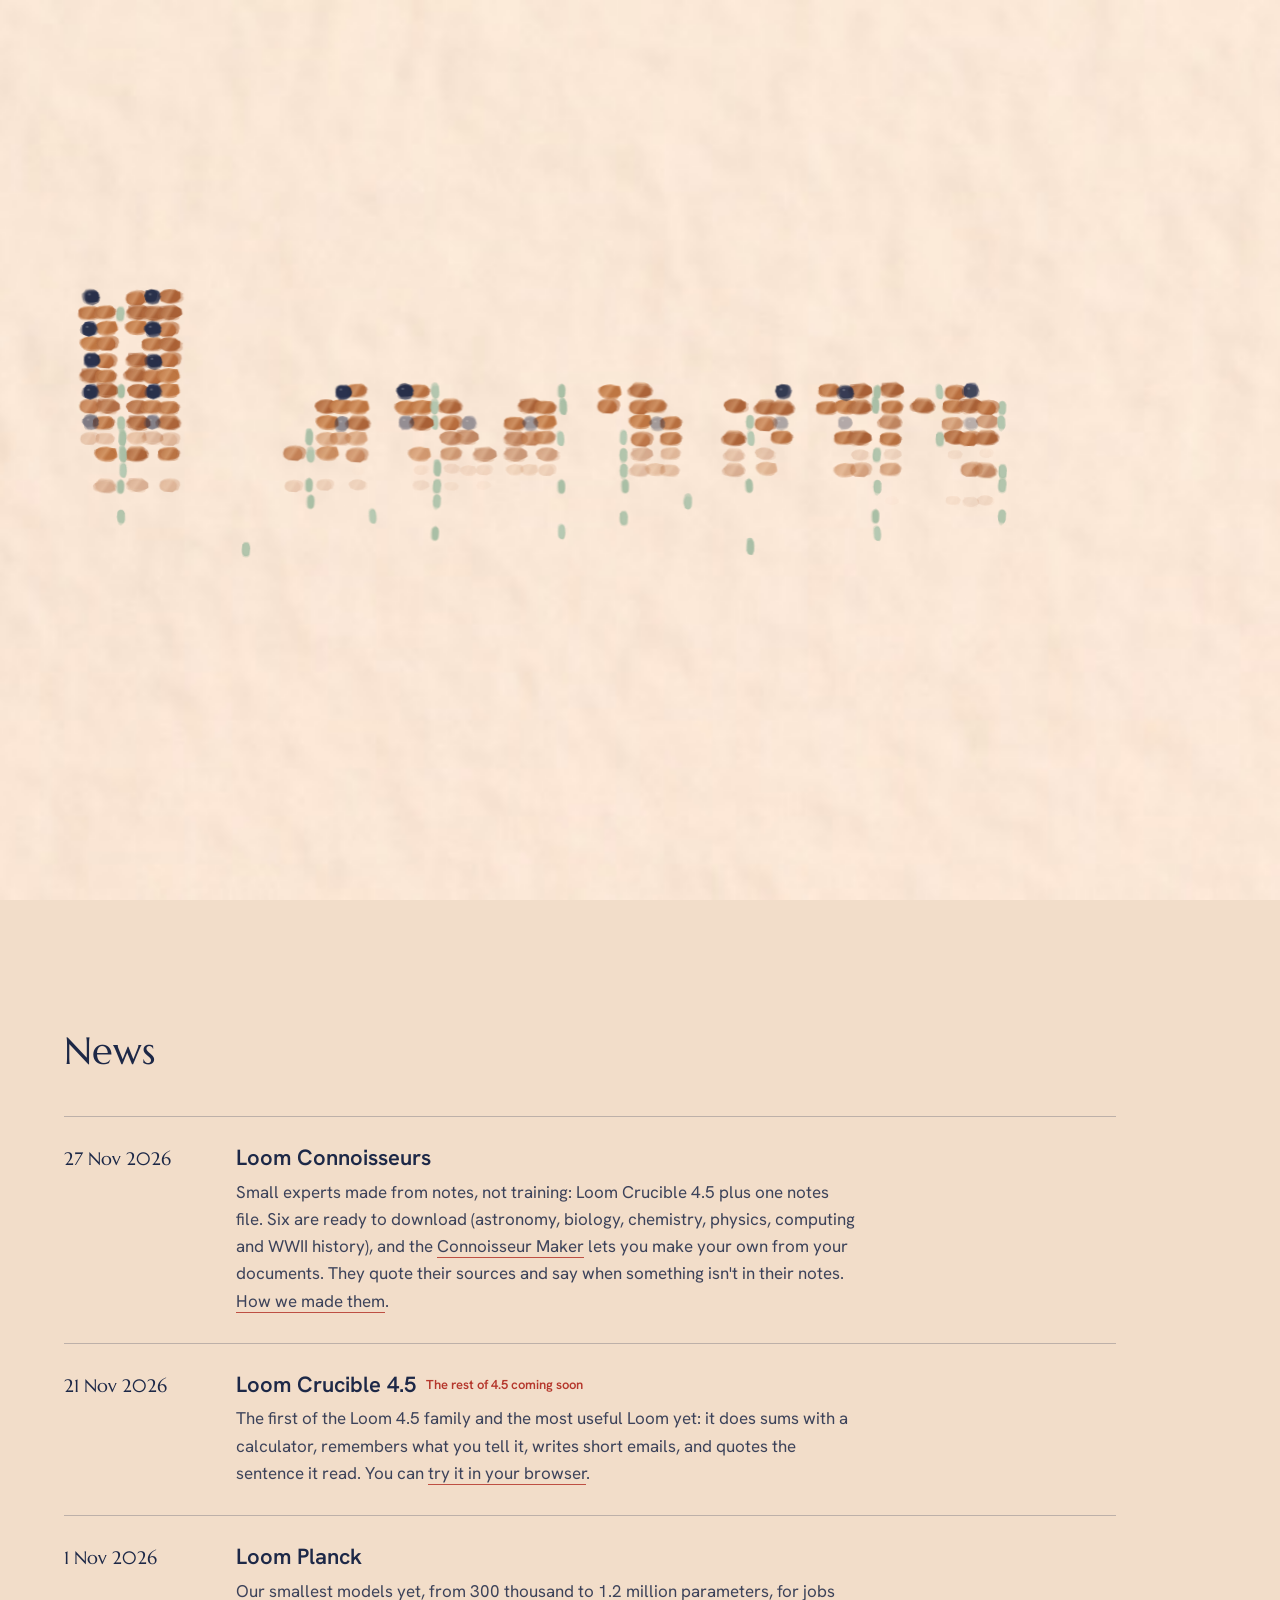
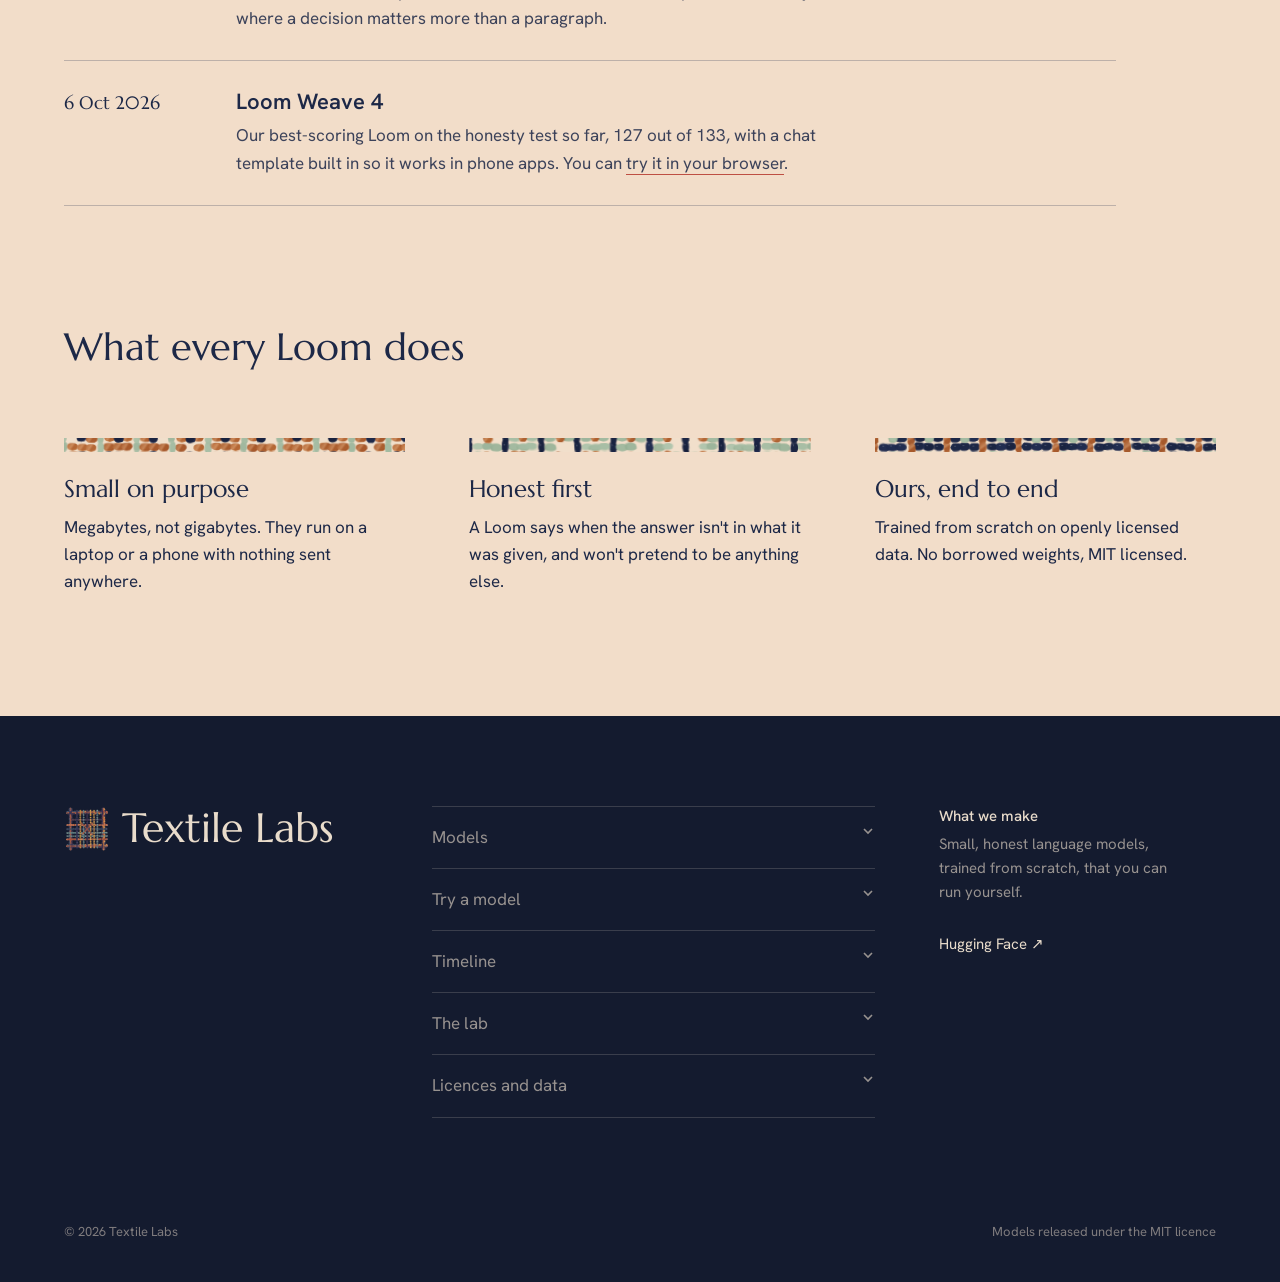
<file: index.html>
<!DOCTYPE html>
<html lang="en">
<head>
<meta charset="utf-8"><meta name="viewport" content="width=device-width,initial-scale=1">
<title>Textile Labs · Small language models trained from scratch</title>
<meta name="description" content="Textile Labs makes Looms: small, honest language models trained from scratch on open data. Open weights under MIT, small enough to run on a laptop, a phone or in your browser.">
<link rel="preconnect" href="https://fonts.googleapis.com">
<link href="https://fonts.googleapis.com/css2?family=Fraunces:opsz,wght,SOFT@144,900,100&family=Marcellus&family=Hanken+Grotesk:wght@400;500;600&display=swap" rel="stylesheet">
<link rel="stylesheet" href="site.css">
<link rel="icon" href="favicon.png" type="image/png">
<link rel="apple-touch-icon" href="mark-large.png">
<link rel="canonical" href="https://textilelabs.github.io/">
<meta name="robots" content="index,follow">
<meta name="theme-color" content="#F2DDC9">
<meta property="og:type" content="website">
<meta property="og:site_name" content="Textile Labs">
<meta property="og:title" content="Textile Labs · Small language models trained from scratch">
<meta property="og:description" content="Textile Labs makes Looms: small, honest language models trained from scratch on open data. Open weights under MIT, small enough to run on a laptop, a phone or in your browser.">
<meta property="og:url" content="https://textilelabs.github.io/">
<meta property="og:image" content="https://textilelabs.github.io/og-image.jpg">
<meta property="og:image:width" content="1200">
<meta property="og:image:height" content="630">
<meta property="og:image:alt" content="The Textile Labs logo, a hand-painted woven square, beside the words Textile Labs">
<meta name="twitter:card" content="summary_large_image">
<meta name="twitter:title" content="Textile Labs · Small language models trained from scratch">
<meta name="twitter:description" content="Textile Labs makes Looms: small, honest language models trained from scratch on open data. Open weights under MIT, small enough to run on a laptop, a phone or in your browser.">
<meta name="twitter:image" content="https://textilelabs.github.io/og-image.jpg">
<script type="application/ld+json">{"@context": "https://schema.org", "@graph": [{"@type": "Organization", "@id": "https://textilelabs.github.io/#org", "name": "Textile Labs", "url": "https://textilelabs.github.io/", "logo": "https://textilelabs.github.io/mark-large.png", "description": "An independent lab that trains small, honest language models (Looms) from scratch and publishes them as open weights under the MIT licence.", "sameAs": ["https://huggingface.co/textilelabs", "https://github.com/textilelabs"]}, {"@type": "WebSite", "@id": "https://textilelabs.github.io/#site", "name": "Textile Labs", "url": "https://textilelabs.github.io/", "publisher": {"@id": "https://textilelabs.github.io/#org"}}]}</script>
<style>
body{background:var(--paper)}
.hero{position:relative;min-height:100vh;background:var(--paper) url(paper-peach.jpg) center/cover;display:grid;grid-template-rows:auto 1fr auto;overflow:hidden}
.stage{display:flex;align-items:center;padding:0 5vw 0 4vw}
#word{width:86%;display:block;touch-action:pan-y}
.base{display:grid;grid-template-columns:minmax(0,34rem) auto;justify-content:space-between;align-items:end;gap:32px;padding:0 5vw 9vh;position:relative}
.lede{font-size:clamp(17px,1.35vw,20px);line-height:1.55;margin:0}
.lede strong{font-weight:600}
.cta{display:flex;gap:30px;align-items:baseline;font-weight:600;font-size:16px}
.cta a{padding-bottom:4px}.cta .quiet{border-bottom:1.5px solid rgba(29,40,71,.35)}
#thread{position:absolute;left:0;bottom:calc(9vh - 18px);height:2px;width:0;background:var(--thread)}
.later{opacity:0;transform:translateY(10px);transition:opacity .7s ease,transform .8s cubic-bezier(.2,.7,.2,1)}
.ready .later{opacity:1;transform:none}.ready .later.d2{transition-delay:.12s}
.news{padding:130px 5vw 90px;max-width:1180px}
h2.sec{font:400 clamp(30px,3vw,44px)/1.1 var(--serif);margin:0 0 44px}
.entry{position:relative;display:grid;grid-template-columns:9rem 1fr;gap:28px;padding:28px 0}
.entry::before{content:"";position:absolute;left:0;right:0;top:0;height:1px;background:rgba(29,40,71,.25);transform:scaleX(0);transform-origin:left;transition:transform .9s cubic-bezier(.6,.05,.25,1),background .3s,height .3s}
.entry > *{opacity:0;transform:translateY(8px);transition:opacity .6s .35s,transform .7s .35s cubic-bezier(.2,.7,.2,1)}
.entry.in::before{transform:scaleX(1)}.entry.in > *{opacity:1;transform:none}
.entry:hover::before,.entry:focus-within::before{background:var(--thread);height:2px}
.entry time{font:400 18px var(--serif);padding-top:3px;transition:transform .3s}
.entry:hover time{transform:translateX(6px)}
.entry h3{font:600 22px/1.3 var(--sans);margin:0 0 6px}
.entry h3 a{background:linear-gradient(var(--thread),var(--thread)) 0 100%/0 2px no-repeat;transition:background-size .35s}
.entry:hover h3 a,.entry h3 a:focus-visible{background-size:100% 2px}
.entry p{margin:0;max-width:62ch;opacity:.85}
.entry .soon{margin-left:10px;font:600 13px var(--sans);color:var(--thread);vertical-align:3px}
.news .end{border-top:1px solid rgba(29,40,71,.25)}
.does{padding:30px 5vw 120px;display:grid;grid-template-columns:repeat(3,1fr);gap:5vw;max-width:1280px}
.does h2{grid-column:1/-1;margin-bottom:6px}
.does canvas{width:100%;height:14px;display:block;margin-bottom:22px;clip-path:inset(0 100% 0 0);transition:clip-path 1.2s cubic-bezier(.6,.05,.25,1)}
.does .in canvas{clip-path:inset(0 0 0 0)}
.does h3{font:400 24px var(--serif);margin:0 0 10px}.does p{margin:0;max-width:34ch}
footer.site{margin-top:0}
@media (max-width:760px){.base{grid-template-columns:1fr}.does{grid-template-columns:1fr}.entry{grid-template-columns:1fr;gap:6px}#word{width:100%}}
</style>
</head>
<body data-page="home" data-sheet>
<section class="hero" id="hero">
  <div data-nav data-extra="later"></div>
  <main id="main" style="display:contents">
  <h1 class="painted">Textile Labs: small language models, made from scratch</h1>
  <div class="stage"><canvas id="word" role="img" aria-label="Loom"></canvas></div>
  <div class="base">
    <p class="lede later"><strong>Small language models, made from scratch.</strong> Every Loom is trained by us on open data, runs on your own device, and tells you when it doesn't know.</p>
    <div class="cta later d2"><a class="quiet" href="models.html">See the models</a><a class="primary" href="try.html">Try one in your browser</a></div>
    <div id="thread"></div>
  </div>
  </main>
</section>

<section class="news" id="news">
  <h2 class="sec">News</h2>
  <article class="entry"><time datetime="2026-11-27">27 Nov 2026</time><div><h3><a href="models.html#connoisseurs">Loom Connoisseurs</a></h3><p>Small experts made from notes, not training: Loom Crucible 4.5 plus one notes file. Six are ready to download (astronomy, biology, chemistry, physics, computing and WWII history), and the <a href="https://huggingface.co/textilelabs/Loom-Connoisseur-Maker" target="_blank" rel="noopener" style="border-bottom:1.5px solid var(--thread)">Connoisseur Maker</a> lets you make your own from your documents. They quote their sources and say when something isn't in their notes. <a href="research.html#connoisseurs" style="border-bottom:1.5px solid var(--thread)">How we made them</a>.</p></div></article>
  <article class="entry"><time datetime="2026-11-21">21 Nov 2026</time><div><h3><a href="https://huggingface.co/textilelabs/Loom-Crucible-4.5" target="_blank" rel="noopener">Loom Crucible 4.5</a><span class="soon">The rest of 4.5 coming soon</span></h3><p>The first of the Loom 4.5 family and the most useful Loom yet: it does sums with a calculator, remembers what you tell it, writes short emails, and quotes the sentence it read. You can <a href="try.html?model=crucible-4-5" style="border-bottom:1.5px solid var(--thread)">try it in your browser</a>.</p></div></article>
  <article class="entry"><time datetime="2026-11-01">1 Nov 2026</time><div><h3><a href="https://huggingface.co/textilelabs/Loom-Planck-1.2m" target="_blank" rel="noopener">Loom Planck</a></h3><p>Our smallest models yet, from 300 thousand to 1.2 million parameters, for jobs where a decision matters more than a paragraph.</p></div></article>
  <article class="entry"><time datetime="2026-10-06">6 Oct 2026</time><div><h3><a href="https://huggingface.co/textilelabs/Loom-Weave-4" target="_blank" rel="noopener">Loom Weave 4</a></h3><p>Our best-scoring Loom on the honesty test so far, 127 out of 133, with a chat template built in so it works in phone apps. You can <a href="try.html?model=weave-4" style="border-bottom:1.5px solid var(--thread)">try it in your browser</a>.</p></div></article>
  <div class="end"></div>
</section>

<section class="does">
  <h2 class="sec">What every Loom does</h2>
  <div><canvas data-mix="spark"></canvas><h3>Small on purpose</h3><p>Megabytes, not gigabytes. They run on a laptop or a phone with nothing sent anywhere.</p></div>
  <div><canvas data-mix="weave"></canvas><h3>Honest first</h3><p>A Loom says when the answer isn't in what it was given, and won't pretend to be anything else.</p></div>
  <div><canvas data-mix="tapestry"></canvas><h3>Ours, end to end</h3><p>Trained from scratch on openly licensed data. No borrowed weights, MIT licensed.</p></div>
</section>
<div data-footer></div>



<script src="data.js"></script><script src="chrome.js"></script><script src="painter.js"></script><script src="launchConn.js" defer></script>
<script>
const hero=document.getElementById('hero');
function settle(){
  hero.classList.add('ready');
  const t=document.getElementById('thread'), cta=document.querySelector('.cta .primary').getBoundingClientRect(), base=t.parentElement.getBoundingClientRect();
  t.style.transition='none'; t.style.width='0'; void t.offsetWidth;
  t.style.transition='width 1.2s cubic-bezier(.6,.05,.25,1) .15s'; t.style.width=(cta.right-base.left)+'px';
}
let painter;
const NAMES={spark:'A · Spark 3.2',gouache:'B · Wet gouache',drybrush:'C · Dry brush',ink:'D · Planck ink',sketch:'E · Sketch',twill:'F · Twill loom',sand:'G · Desert sand',leaves:'H · Autumn leaves'};
const ALL=Object.keys(NAMES); let queue=[], timer=0, auto=true;
const reduceMotion=matchMedia('(prefers-reduced-motion: reduce)').matches;
function shuffled(last){ let q; do{ q=ALL.slice().sort(()=>Math.random()-.5); }while(q[0]===last); return q; }
function mark(st){}
function schedule(){ clearTimeout(timer); if(!auto||reduceMotion) return; timer=setTimeout(next,15000); }
function next(){ if(document.hidden){ schedule(); return; } if(!queue.length) queue=shuffled(painter.style); const st=queue.shift(); mark(st); painter.setStyle(st,true); schedule(); }
document.fonts.load('900 100px Fraunces').then(()=>{
  painter=TL.paintWord(document.getElementById('word'),{text:'Loom',font:'Fraunces',weight:900,fill:0.99,style:'spark',interactive:true,hoverHost:hero,onDone:settle});
  painter.start(); mark('spark'); queue=shuffled('spark').filter(x=>x!=='spark'); schedule();
});
const io=new IntersectionObserver(es=>es.forEach(e=>{ if(e.isIntersecting){ e.target.classList.add('in'); io.unobserve(e.target);} }),{threshold:.35});
document.querySelectorAll('.entry').forEach((el,i)=>{ el.style.transitionDelay=(i*0.12)+'s'; io.observe(el); });
function reveal(){ document.querySelectorAll('.entry:not(.in),.does > div:not(.in)').forEach(e=>{ if(e.getBoundingClientRect().top<innerHeight*0.85) e.classList.add('in'); }); }
addEventListener('scroll',reveal,{passive:true});
document.querySelectorAll('.does canvas').forEach((c,i)=>{ TL.paintSwatch(c,{mix:TLDATA.MIX[c.dataset.mix],cell:9,seed:i*5+3,ground:'#F1DFCB'}); c.parentElement.style.transitionDelay=(i*.15)+'s'; io.observe(c.parentElement); });
</script>
</body>
</html>
</file>
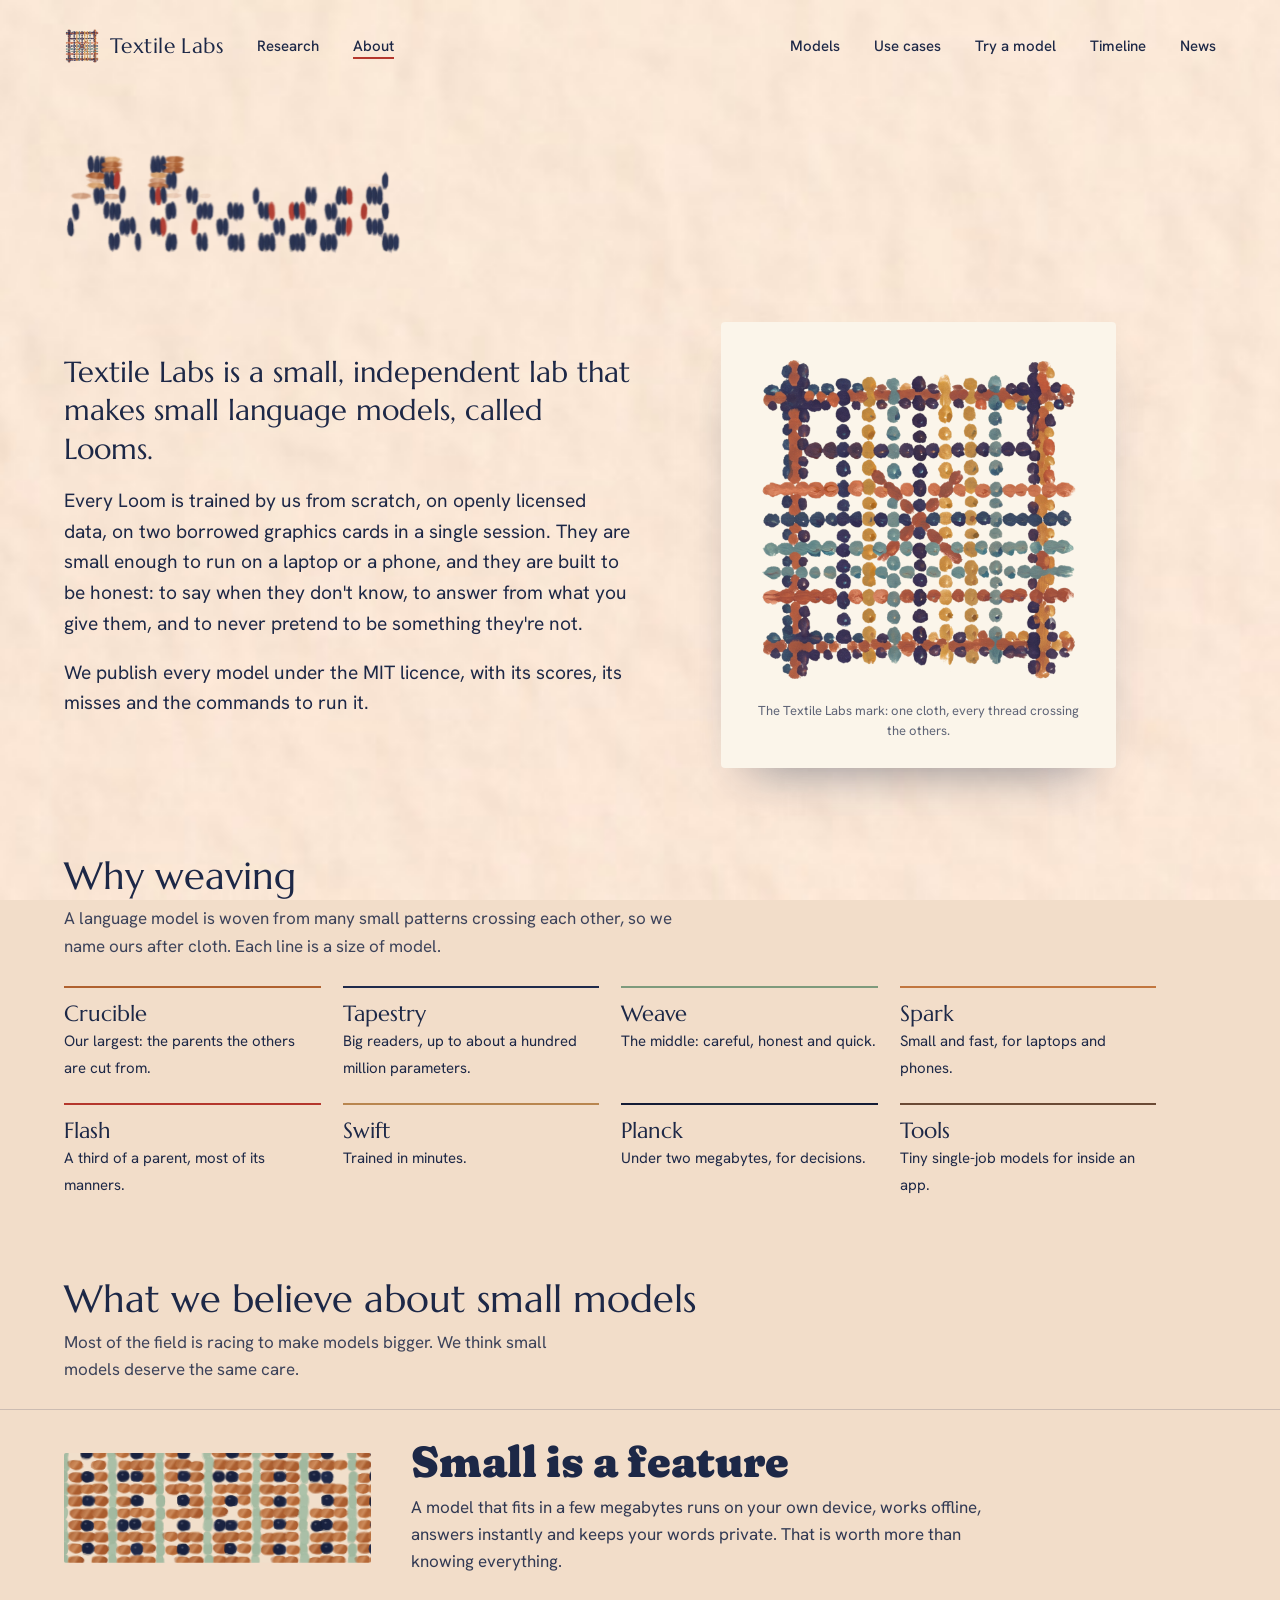
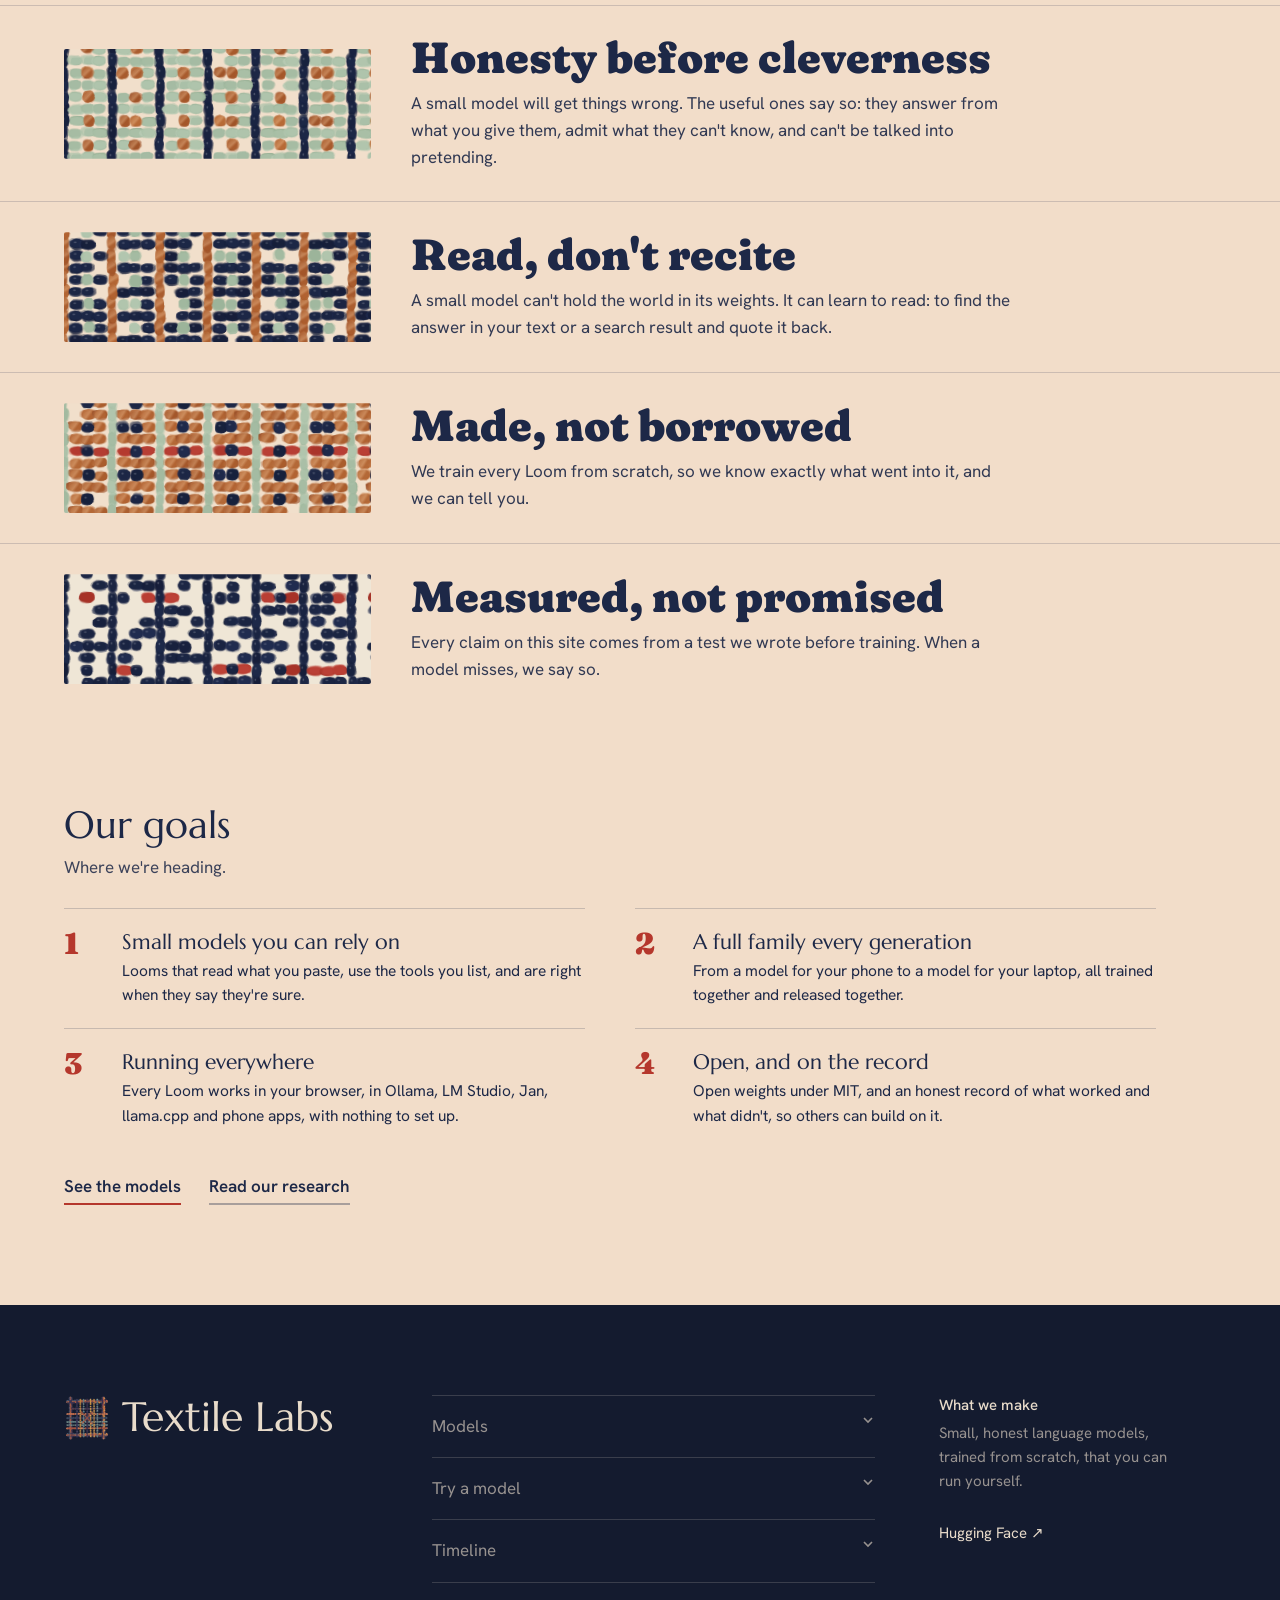
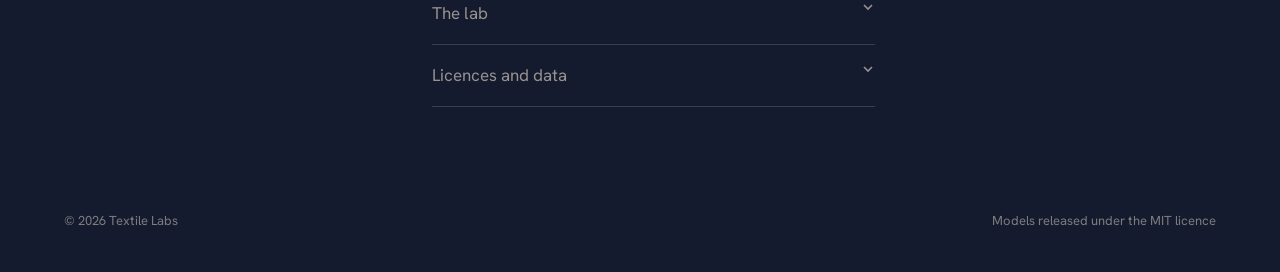
<file: about.html>
<!DOCTYPE html>
<html lang="en">
<head>
<meta charset="utf-8"><meta name="viewport" content="width=device-width,initial-scale=1">
<title>About · Textile Labs</title>
<meta name="description" content="Textile Labs is an independent lab that trains small, honest language models from scratch on openly licensed data and publishes them under the MIT licence.">
<link rel="preconnect" href="https://fonts.googleapis.com">
<link href="https://fonts.googleapis.com/css2?family=Fraunces:opsz,wght,SOFT@144,900,100&family=Marcellus&family=Hanken+Grotesk:wght@400;500;600&display=swap" rel="stylesheet">
<link rel="stylesheet" href="site.css">
<link rel="icon" href="favicon.png" type="image/png">
<link rel="apple-touch-icon" href="mark-large.png">
<link rel="canonical" href="https://textilelabs.github.io/about.html">
<meta name="robots" content="index,follow">
<meta name="theme-color" content="#F2DDC9">
<meta property="og:type" content="website">
<meta property="og:site_name" content="Textile Labs">
<meta property="og:title" content="About · Textile Labs">
<meta property="og:description" content="Textile Labs is an independent lab that trains small, honest language models from scratch on openly licensed data and publishes them under the MIT licence.">
<meta property="og:url" content="https://textilelabs.github.io/about.html">
<meta property="og:image" content="https://textilelabs.github.io/og-image.jpg">
<meta property="og:image:width" content="1200">
<meta property="og:image:height" content="630">
<meta property="og:image:alt" content="The Textile Labs logo, a hand-painted woven square, beside the words Textile Labs">
<meta name="twitter:card" content="summary_large_image">
<meta name="twitter:title" content="About · Textile Labs">
<meta name="twitter:description" content="Textile Labs is an independent lab that trains small, honest language models from scratch on openly licensed data and publishes them under the MIT licence.">
<meta name="twitter:image" content="https://textilelabs.github.io/og-image.jpg">
<style>
.intro{display:grid;grid-template-columns:minmax(0,1.2fr) minmax(0,1fr);gap:48px;padding:20px 5vw 0;max-width:1220px;align-items:center}
.intro p{font-size:clamp(18px,1.5vw,21px);line-height:1.6;margin:0 0 18px;max-width:52ch}
.intro .big{font:400 clamp(24px,2.3vw,32px)/1.3 var(--serif);max-width:28ch}
.loomPlate{position:relative;background:#FBF5EA;border-radius:4px;padding:26px;box-shadow:0 26px 50px -30px rgba(29,40,71,.6)}
.loomPlate .plateMark{width:100%;height:auto;display:block;transition:transform 1.1s cubic-bezier(.2,.8,.2,1)}
.loomPlate:hover .plateMark{transform:rotate(90deg)}
.loomPlate figcaption{font-size:13px;opacity:.7;margin-top:10px;text-align:center}
.names{padding:70px 5vw 0;max-width:1220px}
.names h2,.beliefs > h2,.goals h2{font:400 clamp(30px,3vw,42px)/1.1 var(--serif);margin:0 0 8px}
.names .lead,.beliefs > .lead,.goals .lead{margin:0 0 26px;max-width:62ch;opacity:.85}
.nameRow{display:grid;grid-template-columns:repeat(4,1fr);gap:22px}
.nameRow div{border-top:2px solid var(--lc);padding-top:12px}
.nameRow b{display:block;font:400 22px var(--serif)}
.nameRow span{font-size:15px}
/* beliefs: each one a woven band that weaves in as you reach it */
.beliefs{padding:80px 0 0}
.beliefs > h2,.beliefs > .lead{padding:0 5vw}
.band{display:grid;grid-template-columns:minmax(120px,24vw) minmax(0,1fr);gap:40px;align-items:center;padding:30px 5vw;border-top:1px solid rgba(29,40,71,.18)}
.band canvas{width:100%;height:110px;display:block;border-radius:2px;clip-path:inset(0 100% 0 0);transition:clip-path 1.2s cubic-bezier(.6,.05,.25,1)}
.band.in canvas{clip-path:inset(0 0 0 0)}
.band h3{font:900 clamp(30px,3.4vw,48px)/1 var(--display);font-variation-settings:"SOFT" 100;margin:0 0 10px;opacity:0;transform:translateY(10px);transition:opacity .6s .25s,transform .7s .25s cubic-bezier(.2,.7,.2,1)}
.band p{margin:0;max-width:60ch;font-size:17px;opacity:0;transition:opacity .6s .4s}
.band.in h3{opacity:1;transform:none}.band.in p{opacity:.9}
.goals{padding:90px 5vw 40px;max-width:1220px;scroll-margin-top:20px}
.goalList{display:grid;grid-template-columns:repeat(2,1fr);gap:0 50px;counter-reset:g}
.goalList > div{padding:20px 0;border-top:1px solid rgba(29,40,71,.2);display:grid;grid-template-columns:3rem 1fr;gap:10px}
.goalList > div::before{counter-increment:g;content:counter(g);font:900 30px/1 var(--display);color:var(--thread)}
.goalList h3{font:400 21px var(--serif);margin:0 0 4px}
.goalList p{margin:0;font-size:15.5px}
.end{display:flex;gap:28px;font-weight:600;padding:24px 0 0}
.end a{border-bottom:2px solid var(--thread);padding-bottom:3px}
.end a.quiet{border-color:rgba(29,40,71,.35)}
@media (max-width:860px){.intro{grid-template-columns:1fr}.nameRow{grid-template-columns:1fr 1fr}.band{grid-template-columns:1fr;gap:14px}.goalList{grid-template-columns:1fr}}
@media (prefers-reduced-motion:reduce){.band canvas{clip-path:none}.band h3,.band p{opacity:1;transform:none}}
</style>
</head>
<body data-page="about">
<div data-nav></div>
<main id="main">
<header class="pageHead"><h1 data-title data-style="gouache">About</h1></header>
<section class="intro">
  <div>
    <p class="big">Textile Labs is a small, independent lab that makes small language models, called Looms.</p>
    <p>Every Loom is trained by us from scratch, on openly licensed data, on two borrowed graphics cards in a single session. They are small enough to run on a laptop or a phone, and they are built to be honest: to say when they don't know, to answer from what you give them, and to never pretend to be something they're not.</p>
    <p>We publish every model under the MIT licence, with its scores, its misses and the commands to run it.</p>
  </div>
  <figure class="loomPlate" id="plate"><figcaption>The Textile Labs mark: one cloth, every thread crossing the others.</figcaption></figure>
</section>

<section class="names">
  <h2>Why weaving</h2><p class="lead">A language model is woven from many small patterns crossing each other, so we name ours after cloth. Each line is a size of model.</p>
  <div class="nameRow" id="nameRow"></div>
</section>

<section class="beliefs">
  <h2>What we believe about small models</h2><p class="lead">Most of the field is racing to make models bigger. We think small models deserve the same care.</p>
  <div class="band"><canvas data-mix="spark"></canvas><div><h3>Small is a feature</h3><p>A model that fits in a few megabytes runs on your own device, works offline, answers instantly and keeps your words private. That is worth more than knowing everything.</p></div></div>
  <div class="band"><canvas data-mix="weave"></canvas><div><h3>Honesty before cleverness</h3><p>A small model will get things wrong. The useful ones say so: they answer from what you give them, admit what they can't know, and can't be talked into pretending.</p></div></div>
  <div class="band"><canvas data-mix="tapestry"></canvas><div><h3>Read, don't recite</h3><p>A small model can't hold the world in its weights. It can learn to read: to find the answer in your text or a search result and quote it back.</p></div></div>
  <div class="band"><canvas data-mix="crucible"></canvas><div><h3>Made, not borrowed</h3><p>We train every Loom from scratch, so we know exactly what went into it, and we can tell you.</p></div></div>
  <div class="band"><canvas data-mix="planck"></canvas><div><h3>Measured, not promised</h3><p>Every claim on this site comes from a test we wrote before training. When a model misses, we say so.</p></div></div>
</section>

<section class="goals" id="goals">
  <h2>Our goals</h2><p class="lead">Where we're heading.</p>
  <div class="goalList">
    <div><div><h3>Small models you can rely on</h3><p>Looms that read what you paste, use the tools you list, and are right when they say they're sure.</p></div></div>
    <div><div><h3>A full family every generation</h3><p>From a model for your phone to a model for your laptop, all trained together and released together.</p></div></div>
    <div><div><h3>Running everywhere</h3><p>Every Loom works in your browser, in Ollama, LM Studio, Jan, llama.cpp and phone apps, with nothing to set up.</p></div></div>
    <div><div><h3>Open, and on the record</h3><p>Open weights under MIT, and an honest record of what worked and what didn't, so others can build on it.</p></div></div>
  </div>
  <div class="end"><a href="models.html">See the models</a><a class="quiet" href="research.html">Read our research</a></div>
</section>
</main>
<div data-footer></div>
<script src="data.js"></script><script src="painter.js"></script><script src="chrome.js"></script>
<script>
document.getElementById('plate').insertAdjacentHTML('afterbegin','<img class="plateMark" src="mark-large.png" alt="The Textile Labs logo: a hand-painted woven square">');
const names=[['crucible','Crucible','Our largest: the parents the others are cut from.'],['tapestry','Tapestry','Big readers, up to about a hundred million parameters.'],['weave','Weave','The middle: careful, honest and quick.'],['spark','Spark','Small and fast, for laptops and phones.'],['flash','Flash','A third of a parent, most of its manners.'],['swift','Swift','Trained in minutes.'],['planck','Planck','Under two megabytes, for decisions.'],['tools','Tools','Tiny single-job models for inside an app.']];
document.getElementById('nameRow').innerHTML=names.map(n=>'<div style="--lc:'+TLDATA.LINE_COL[n[0]]+'"><b>'+n[1]+'</b><span>'+n[2]+'</span></div>').join('');
document.querySelectorAll('.band canvas').forEach((c,i)=>{ const mix=TLDATA.MIX[c.dataset.mix]; TL.paintSwatch(c,{mix,cell:12,seed:i*7+3,ground:mix.ground||'#F1DFCB'}); });
function reveal(){ document.querySelectorAll('.band:not(.in)').forEach(e=>{ if(e.getBoundingClientRect().top<innerHeight*0.85) e.classList.add('in'); }); }
addEventListener('scroll',reveal,{passive:true}); reveal(); setTimeout(reveal,300);
</script>
</body>
</html>
</file>
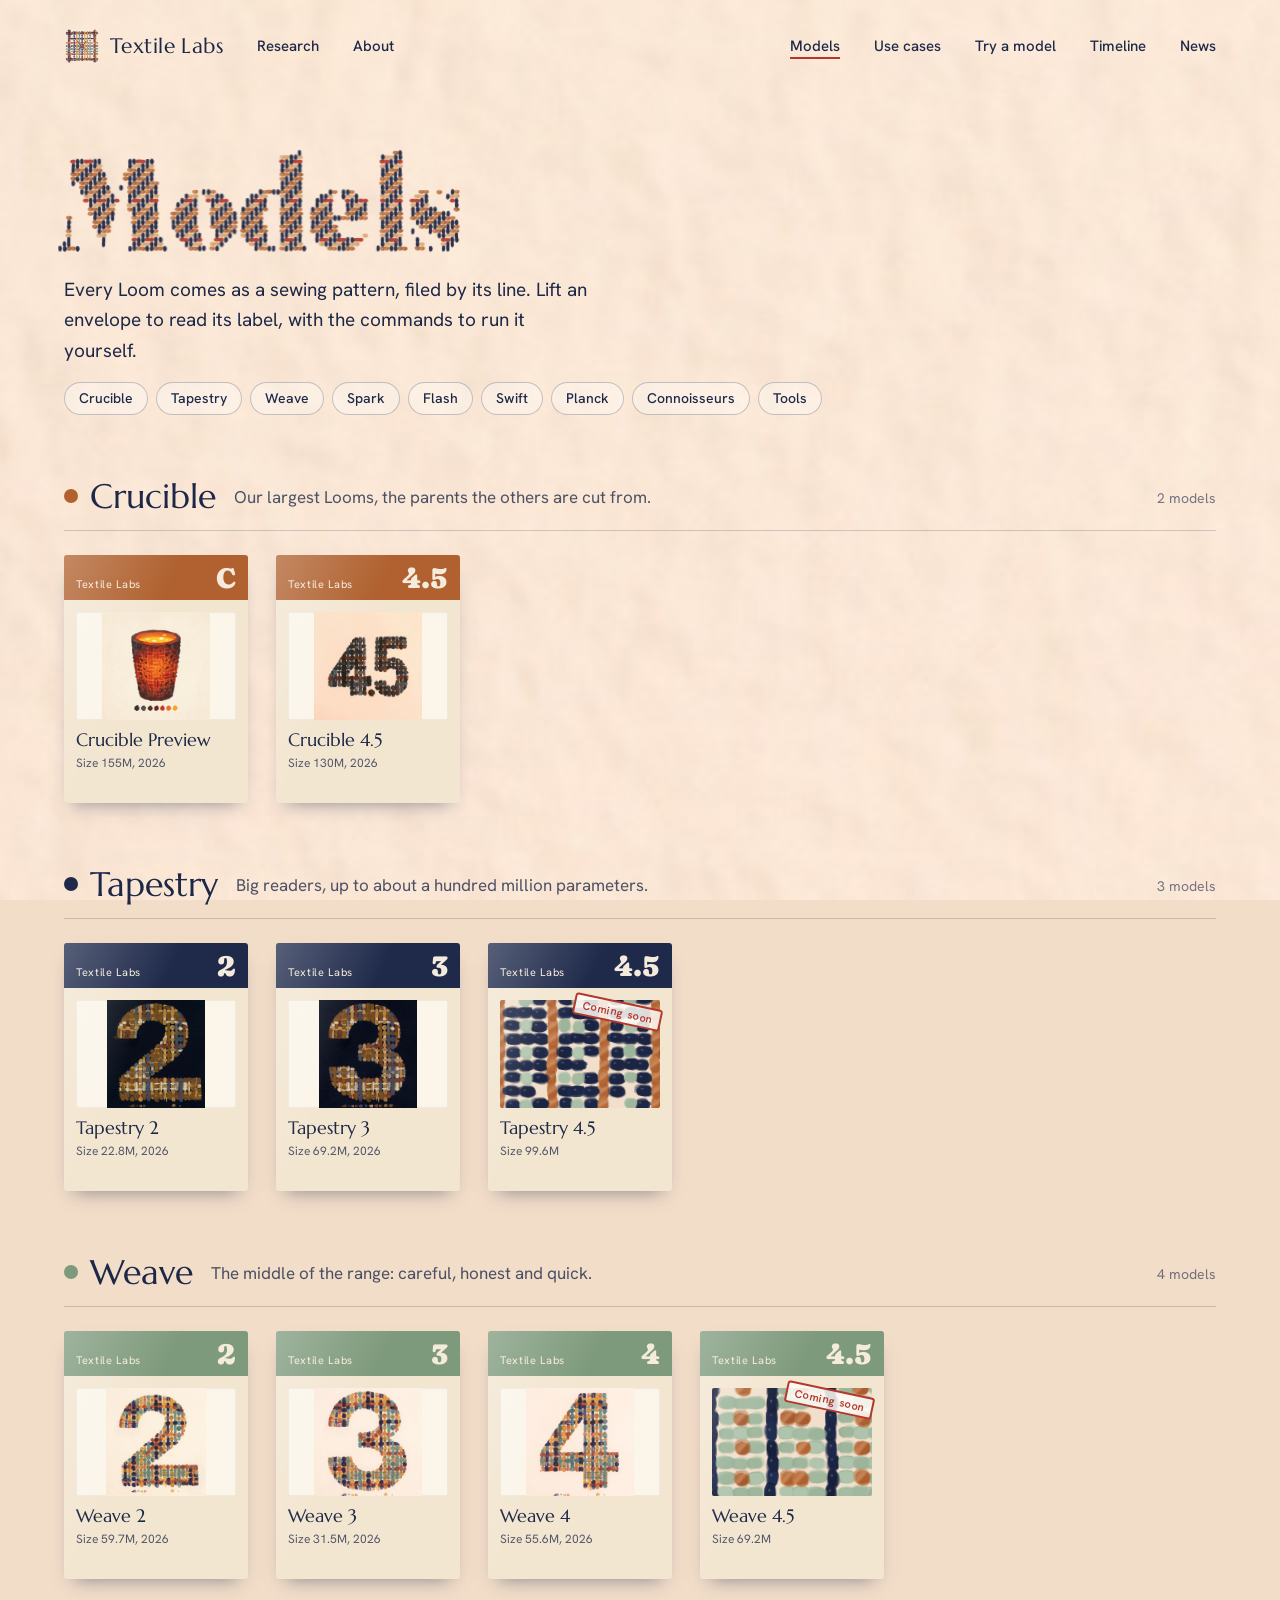
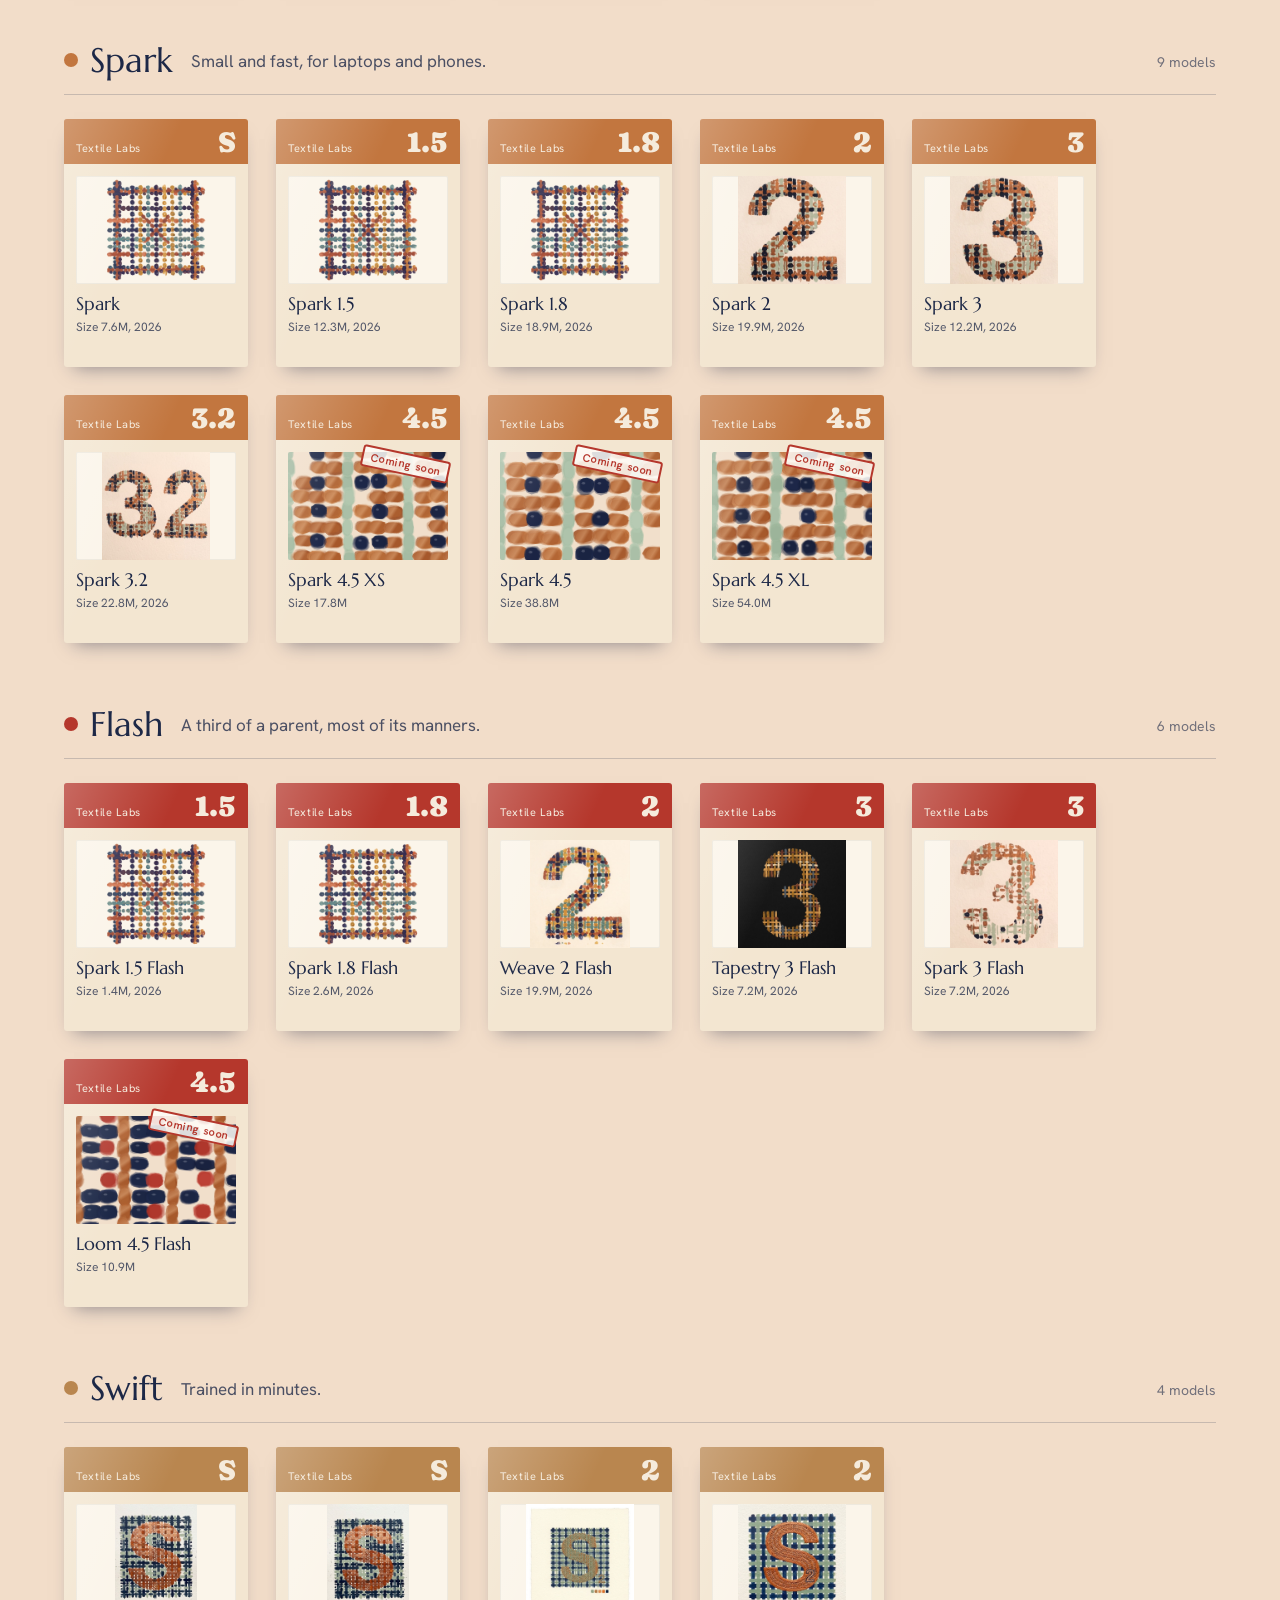
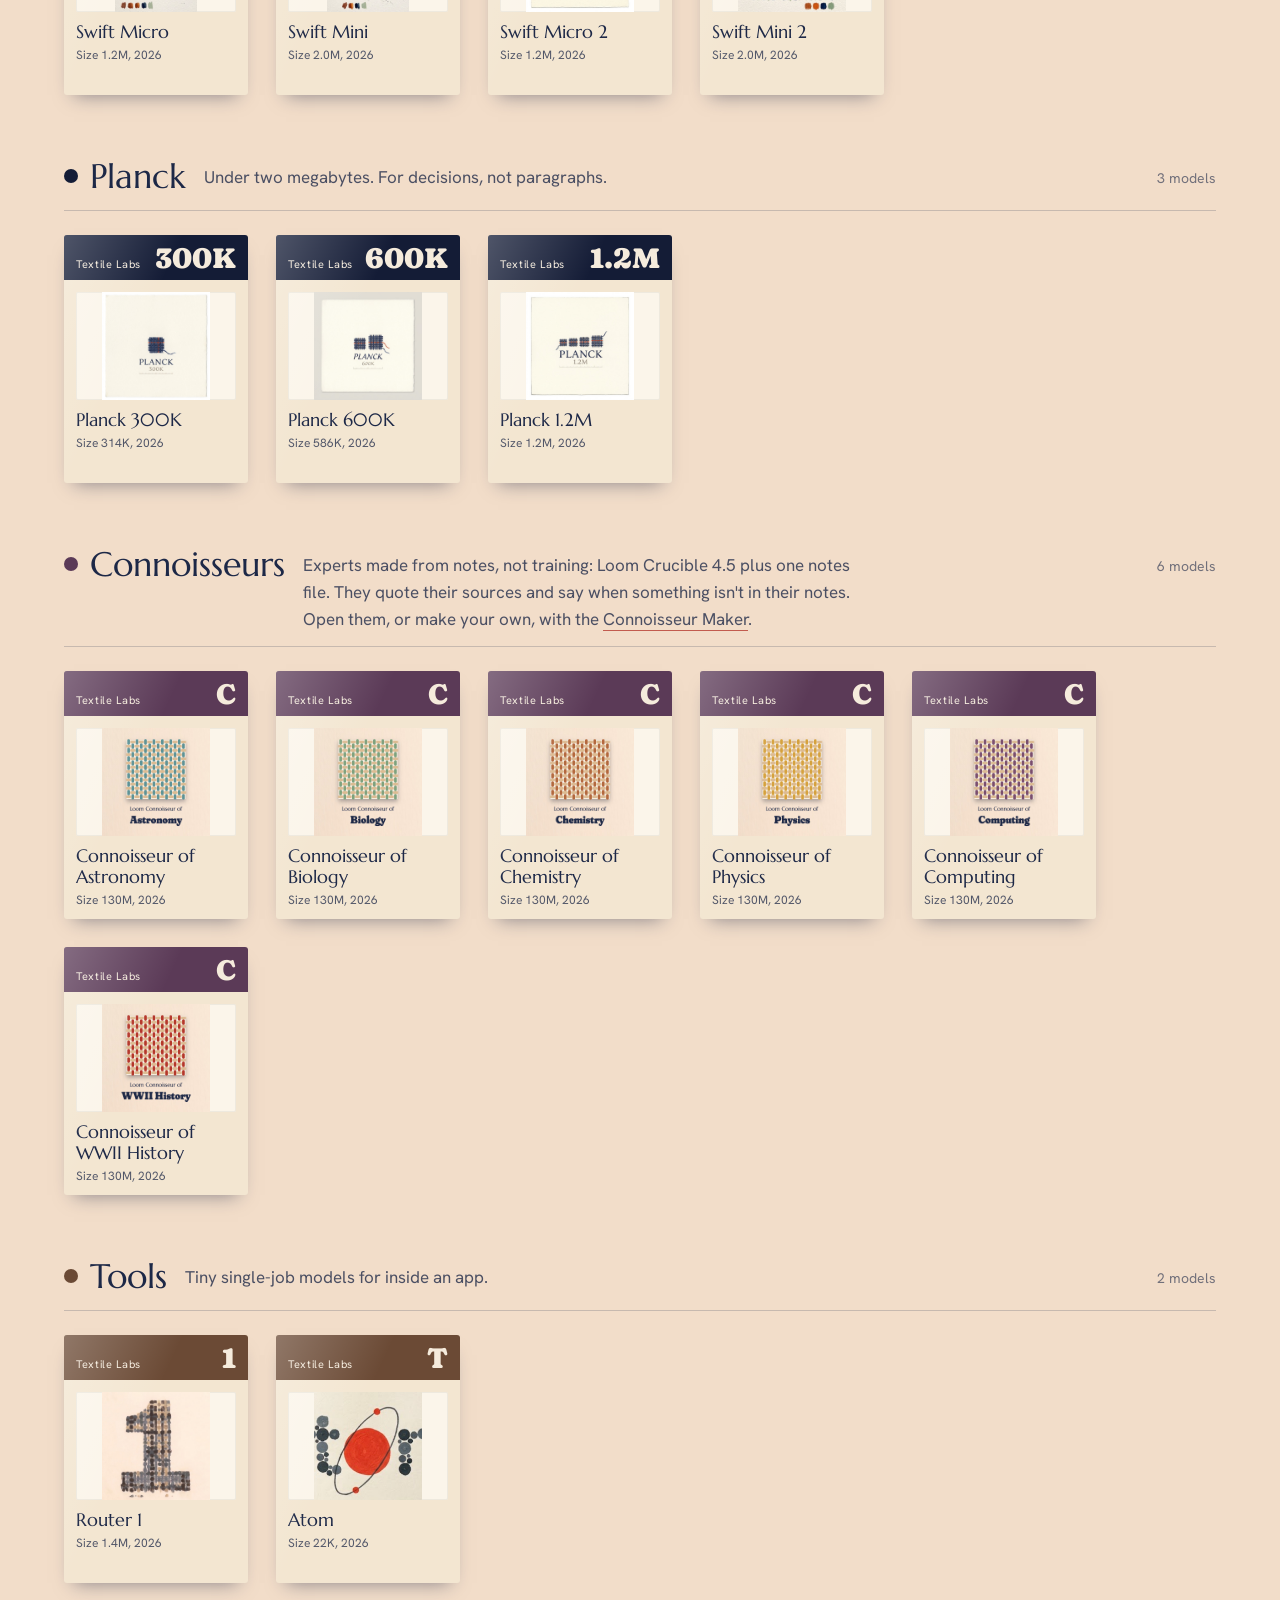
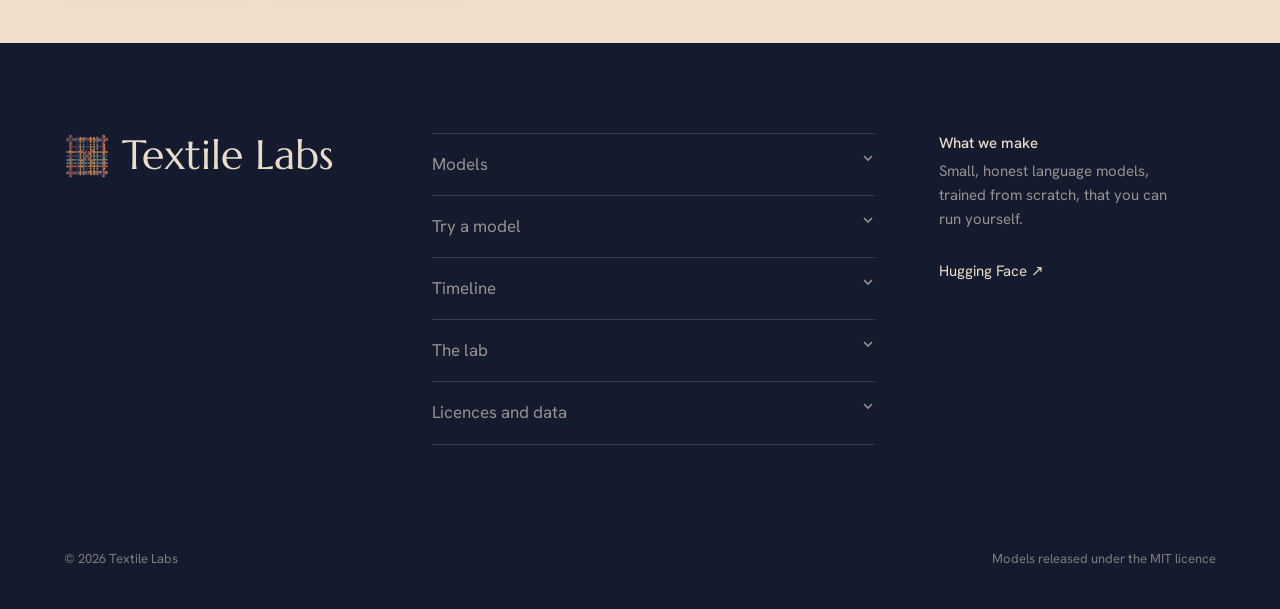
<file: models.html>
<!DOCTYPE html>
<html lang="en">
<head>
<meta charset="utf-8"><meta name="viewport" content="width=device-width,initial-scale=1">
<title>Models · Loom small language models · Textile Labs</title>
<meta name="description" content="Every Loom small language model, from 22 thousand to 268 million parameters: sizes, test scores, GGUF files and the commands to run each one in Ollama, LM Studio, llama.cpp or Transformers.">
<link rel="preconnect" href="https://fonts.googleapis.com">
<link href="https://fonts.googleapis.com/css2?family=Fraunces:opsz,wght,SOFT@144,900,100&family=Marcellus&family=Hanken+Grotesk:wght@400;500;600&display=swap" rel="stylesheet">
<link rel="stylesheet" href="site.css">
<link rel="icon" href="favicon.png" type="image/png">
<link rel="apple-touch-icon" href="mark-large.png">
<link rel="canonical" href="https://textilelabs.github.io/models.html">
<meta name="robots" content="index,follow">
<meta name="theme-color" content="#F2DDC9">
<meta property="og:type" content="website">
<meta property="og:site_name" content="Textile Labs">
<meta property="og:title" content="Models · Loom small language models · Textile Labs">
<meta property="og:description" content="Every Loom small language model, from 22 thousand to 268 million parameters: sizes, test scores, GGUF files and the commands to run each one in Ollama, LM Studio, llama.cpp or Transformers.">
<meta property="og:url" content="https://textilelabs.github.io/models.html">
<meta property="og:image" content="https://textilelabs.github.io/og-image.jpg">
<meta property="og:image:width" content="1200">
<meta property="og:image:height" content="630">
<meta property="og:image:alt" content="The Textile Labs logo, a hand-painted woven square, beside the words Textile Labs">
<meta name="twitter:card" content="summary_large_image">
<meta name="twitter:title" content="Models · Loom small language models · Textile Labs">
<meta name="twitter:description" content="Every Loom small language model, from 22 thousand to 268 million parameters: sizes, test scores, GGUF files and the commands to run each one in Ollama, LM Studio, llama.cpp or Transformers.">
<meta name="twitter:image" content="https://textilelabs.github.io/og-image.jpg">
<script type="application/ld+json">{"@context": "https://schema.org", "@type": "ItemList", "name": "Loom language models by Textile Labs", "itemListElement": [{"@type": "ListItem", "position": 1, "item": {"@type": "SoftwareApplication", "name": "Loom Crucible Preview", "applicationCategory": "DeveloperApplication", "operatingSystem": "Windows, macOS, Linux, Android, iOS, web browser", "description": "Our first big reader, grown from Tapestry 3. 155M parameters.", "url": "https://huggingface.co/textilelabs/Loom-Crucible-Preview", "datePublished": "2026-09-23", "license": "https://opensource.org/license/mit", "isAccessibleForFree": true, "offers": {"@type": "Offer", "price": "0", "priceCurrency": "USD"}, "creator": {"@id": "https://textilelabs.github.io/#org"}}}, {"@type": "ListItem", "position": 2, "item": {"@type": "SoftwareApplication", "name": "Loom Tapestry 2", "applicationCategory": "DeveloperApplication", "operatingSystem": "Windows, macOS, Linux, Android, iOS, web browser", "description": "Our first Loom trained with Muon. 22.8M parameters.", "url": "https://huggingface.co/textilelabs/Loom-Tapestry-2", "datePublished": "2026-09-04", "license": "https://opensource.org/license/mit", "isAccessibleForFree": true, "offers": {"@type": "Offer", "price": "0", "priceCurrency": "USD"}, "creator": {"@id": "https://textilelabs.github.io/#org"}}}, {"@type": "ListItem", "position": 3, "item": {"@type": "SoftwareApplication", "name": "Loom Tapestry 3", "applicationCategory": "DeveloperApplication", "operatingSystem": "Windows, macOS, Linux, Android, iOS, web browser", "description": "Grown from Weave 3; the best live searcher of its time. 69.2M parameters.", "url": "https://huggingface.co/textilelabs/Loom-Tapestry-3", "datePublished": "2026-09-21", "license": "https://opensource.org/license/mit", "isAccessibleForFree": true, "offers": {"@type": "Offer", "price": "0", "priceCurrency": "USD"}, "creator": {"@id": "https://textilelabs.github.io/#org"}}}, {"@type": "ListItem", "position": 4, "item": {"@type": "SoftwareApplication", "name": "Loom Weave 2", "applicationCategory": "DeveloperApplication", "operatingSystem": "Windows, macOS, Linux, Android, iOS, web browser", "description": "The first Weave. 59.7M parameters.", "url": "https://huggingface.co/textilelabs/Loom-Weave-2", "datePublished": "2026-09-02", "license": "https://opensource.org/license/mit", "isAccessibleForFree": true, "offers": {"@type": "Offer", "price": "0", "priceCurrency": "USD"}, "creator": {"@id": "https://textilelabs.github.io/#org"}}}, {"@type": "ListItem", "position": 5, "item": {"@type": "SoftwareApplication", "name": "Loom Weave 3", "applicationCategory": "DeveloperApplication", "operatingSystem": "Windows, macOS, Linux, Android, iOS, web browser", "description": "The first Loom to read live Wikipedia. 31.5M parameters.", "url": "https://huggingface.co/textilelabs/Loom-Weave-3", "datePublished": "2026-09-20", "license": "https://opensource.org/license/mit", "isAccessibleForFree": true, "offers": {"@type": "Offer", "price": "0", "priceCurrency": "USD"}, "creator": {"@id": "https://textilelabs.github.io/#org"}}}, {"@type": "ListItem", "position": 6, "item": {"@type": "SoftwareApplication", "name": "Loom Weave 4", "applicationCategory": "DeveloperApplication", "operatingSystem": "Windows, macOS, Linux, Android, iOS, web browser", "description": "Our best score on the honesty test, with a chat template that works in phone apps. 55.6M parameters.", "url": "https://huggingface.co/textilelabs/Loom-Weave-4", "datePublished": "2026-10-06", "license": "https://opensource.org/license/mit", "isAccessibleForFree": true, "offers": {"@type": "Offer", "price": "0", "priceCurrency": "USD"}, "creator": {"@id": "https://textilelabs.github.io/#org"}}}, {"@type": "ListItem", "position": 7, "item": {"@type": "SoftwareApplication", "name": "Loom Spark", "applicationCategory": "DeveloperApplication", "operatingSystem": "Windows, macOS, Linux, Android, iOS, web browser", "description": "Where Loom started. 7.6M parameters.", "url": "https://huggingface.co/textilelabs/Loom-Spark", "datePublished": "2026-08-25", "license": "https://opensource.org/license/mit", "isAccessibleForFree": true, "offers": {"@type": "Offer", "price": "0", "priceCurrency": "USD"}, "creator": {"@id": "https://textilelabs.github.io/#org"}}}, {"@type": "ListItem", "position": 8, "item": {"@type": "SoftwareApplication", "name": "Loom Spark 1.5", "applicationCategory": "DeveloperApplication", "operatingSystem": "Windows, macOS, Linux, Android, iOS, web browser", "description": "The second Spark. 12.3M parameters.", "url": "https://huggingface.co/textilelabs/Loom-Spark-1.5", "datePublished": "2026-08-25", "license": "https://opensource.org/license/mit", "isAccessibleForFree": true, "offers": {"@type": "Offer", "price": "0", "priceCurrency": "USD"}, "creator": {"@id": "https://textilelabs.github.io/#org"}}}, {"@type": "ListItem", "position": 9, "item": {"@type": "SoftwareApplication", "name": "Loom Spark 1.8", "applicationCategory": "DeveloperApplication", "operatingSystem": "Windows, macOS, Linux, Android, iOS, web browser", "description": "The last of the first Sparks. 18.9M parameters.", "url": "https://huggingface.co/textilelabs/Loom-Spark-1.8", "datePublished": "2026-08-27", "license": "https://opensource.org/license/mit", "isAccessibleForFree": true, "offers": {"@type": "Offer", "price": "0", "priceCurrency": "USD"}, "creator": {"@id": "https://textilelabs.github.io/#org"}}}, {"@type": "ListItem", "position": 10, "item": {"@type": "SoftwareApplication", "name": "Loom Spark 2", "applicationCategory": "DeveloperApplication", "operatingSystem": "Windows, macOS, Linux, Android, iOS, web browser", "description": "Twelve layers, trained in an hour. 19.9M parameters.", "url": "https://huggingface.co/textilelabs/Loom-Spark-2", "datePublished": "2026-09-03", "license": "https://opensource.org/license/mit", "isAccessibleForFree": true, "offers": {"@type": "Offer", "price": "0", "priceCurrency": "USD"}, "creator": {"@id": "https://textilelabs.github.io/#org"}}}, {"@type": "ListItem", "position": 11, "item": {"@type": "SoftwareApplication", "name": "Loom Spark 3", "applicationCategory": "DeveloperApplication", "operatingSystem": "Windows, macOS, Linux, Android, iOS, web browser", "description": "A tiny searcher that knows when to look things up. 12.2M parameters.", "url": "https://huggingface.co/textilelabs/Loom-Spark-3", "datePublished": "2026-09-11", "license": "https://opensource.org/license/mit", "isAccessibleForFree": true, "offers": {"@type": "Offer", "price": "0", "priceCurrency": "USD"}, "creator": {"@id": "https://textilelabs.github.io/#org"}}}, {"@type": "ListItem", "position": 12, "item": {"@type": "SoftwareApplication", "name": "Loom Spark 3.2", "applicationCategory": "DeveloperApplication", "operatingSystem": "Windows, macOS, Linux, Android, iOS, web browser", "description": "A small searcher that reads one sentence well. 22.8M parameters.", "url": "https://huggingface.co/textilelabs/Loom-Spark-3.2", "datePublished": "2026-10-01", "license": "https://opensource.org/license/mit", "isAccessibleForFree": true, "offers": {"@type": "Offer", "price": "0", "priceCurrency": "USD"}, "creator": {"@id": "https://textilelabs.github.io/#org"}}}, {"@type": "ListItem", "position": 13, "item": {"@type": "SoftwareApplication", "name": "Loom Spark 1.5 Flash", "applicationCategory": "DeveloperApplication", "operatingSystem": "Windows, macOS, Linux, Android, iOS, web browser", "description": "The first Flash. 1.4M parameters.", "url": "https://huggingface.co/textilelabs/Loom-Spark-1.5-Flash", "datePublished": "2026-08-28", "license": "https://opensource.org/license/mit", "isAccessibleForFree": true, "offers": {"@type": "Offer", "price": "0", "priceCurrency": "USD"}, "creator": {"@id": "https://textilelabs.github.io/#org"}}}, {"@type": "ListItem", "position": 14, "item": {"@type": "SoftwareApplication", "name": "Loom Spark 1.8 Flash", "applicationCategory": "DeveloperApplication", "operatingSystem": "Windows, macOS, Linux, Android, iOS, web browser", "description": "Spark 1.8, shrunk. 2.6M parameters.", "url": "https://huggingface.co/textilelabs/Loom-Spark-1.8-Flash", "datePublished": "2026-08-28", "license": "https://opensource.org/license/mit", "isAccessibleForFree": true, "offers": {"@type": "Offer", "price": "0", "priceCurrency": "USD"}, "creator": {"@id": "https://textilelabs.github.io/#org"}}}, {"@type": "ListItem", "position": 15, "item": {"@type": "SoftwareApplication", "name": "Loom Weave 2 Flash", "applicationCategory": "DeveloperApplication", "operatingSystem": "Windows, macOS, Linux, Android, iOS, web browser", "description": "Weave 2, shrunk. 19.9M parameters.", "url": "https://huggingface.co/textilelabs/Loom-Weave-2-Flash", "datePublished": "2026-09-03", "license": "https://opensource.org/license/mit", "isAccessibleForFree": true, "offers": {"@type": "Offer", "price": "0", "priceCurrency": "USD"}, "creator": {"@id": "https://textilelabs.github.io/#org"}}}, {"@type": "ListItem", "position": 16, "item": {"@type": "SoftwareApplication", "name": "Loom Tapestry 3 Flash", "applicationCategory": "DeveloperApplication", "operatingSystem": "Windows, macOS, Linux, Android, iOS, web browser", "description": "Full depth, narrow width. 7.2M parameters.", "url": "https://huggingface.co/textilelabs/Loom-Tapestry-3-Flash", "datePublished": "2026-09-10", "license": "https://opensource.org/license/mit", "isAccessibleForFree": true, "offers": {"@type": "Offer", "price": "0", "priceCurrency": "USD"}, "creator": {"@id": "https://textilelabs.github.io/#org"}}}, {"@type": "ListItem", "position": 17, "item": {"@type": "SoftwareApplication", "name": "Loom Spark 3 Flash", "applicationCategory": "DeveloperApplication", "operatingSystem": "Windows, macOS, Linux, Android, iOS, web browser", "description": "Spark 3 in a third of the size. 7.2M parameters.", "url": "https://huggingface.co/textilelabs/Loom-Spark-3-Flash", "datePublished": "2026-09-12", "license": "https://opensource.org/license/mit", "isAccessibleForFree": true, "offers": {"@type": "Offer", "price": "0", "priceCurrency": "USD"}, "creator": {"@id": "https://textilelabs.github.io/#org"}}}, {"@type": "ListItem", "position": 18, "item": {"@type": "SoftwareApplication", "name": "Loom Swift Micro", "applicationCategory": "DeveloperApplication", "operatingSystem": "Windows, macOS, Linux, Android, iOS, web browser", "description": "Trained in five minutes. 1.2M parameters.", "url": "https://huggingface.co/textilelabs/Loom-Swift-Micro", "datePublished": "2026-09-13", "license": "https://opensource.org/license/mit", "isAccessibleForFree": true, "offers": {"@type": "Offer", "price": "0", "priceCurrency": "USD"}, "creator": {"@id": "https://textilelabs.github.io/#org"}}}, {"@type": "ListItem", "position": 19, "item": {"@type": "SoftwareApplication", "name": "Loom Swift Mini", "applicationCategory": "DeveloperApplication", "operatingSystem": "Windows, macOS, Linux, Android, iOS, web browser", "description": "Trained in ten minutes. 2.0M parameters.", "url": "https://huggingface.co/textilelabs/Loom-Swift-Mini", "datePublished": "2026-09-13", "license": "https://opensource.org/license/mit", "isAccessibleForFree": true, "offers": {"@type": "Offer", "price": "0", "priceCurrency": "USD"}, "creator": {"@id": "https://textilelabs.github.io/#org"}}}, {"@type": "ListItem", "position": 20, "item": {"@type": "SoftwareApplication", "name": "Loom Swift Micro 2", "applicationCategory": "DeveloperApplication", "operatingSystem": "Windows, macOS, Linux, Android, iOS, web browser", "description": "An experiment in very fast training, published honestly as one. 1.2M parameters.", "url": "https://huggingface.co/textilelabs/Loom-Swift-Micro-2", "datePublished": "2026-10-30", "license": "https://opensource.org/license/mit", "isAccessibleForFree": true, "offers": {"@type": "Offer", "price": "0", "priceCurrency": "USD"}, "creator": {"@id": "https://textilelabs.github.io/#org"}}}, {"@type": "ListItem", "position": 21, "item": {"@type": "SoftwareApplication", "name": "Loom Swift Mini 2", "applicationCategory": "DeveloperApplication", "operatingSystem": "Windows, macOS, Linux, Android, iOS, web browser", "description": "An experiment in very fast training, published honestly as one. 2.0M parameters.", "url": "https://huggingface.co/textilelabs/Loom-Swift-Mini-2", "datePublished": "2026-10-30", "license": "https://opensource.org/license/mit", "isAccessibleForFree": true, "offers": {"@type": "Offer", "price": "0", "priceCurrency": "USD"}, "creator": {"@id": "https://textilelabs.github.io/#org"}}}, {"@type": "ListItem", "position": 22, "item": {"@type": "SoftwareApplication", "name": "Loom Planck 300K", "applicationCategory": "DeveloperApplication", "operatingSystem": "Windows, macOS, Linux, Android, iOS, web browser", "description": "Our smallest Loom. 314K parameters.", "url": "https://huggingface.co/textilelabs/Loom-Planck-300k", "datePublished": "2026-11-01", "license": "https://opensource.org/license/mit", "isAccessibleForFree": true, "offers": {"@type": "Offer", "price": "0", "priceCurrency": "USD"}, "creator": {"@id": "https://textilelabs.github.io/#org"}}}, {"@type": "ListItem", "position": 23, "item": {"@type": "SoftwareApplication", "name": "Loom Planck 600K", "applicationCategory": "DeveloperApplication", "operatingSystem": "Windows, macOS, Linux, Android, iOS, web browser", "description": "The middle Planck. 586K parameters.", "url": "https://huggingface.co/textilelabs/Loom-Planck-600k", "datePublished": "2026-11-01", "license": "https://opensource.org/license/mit", "isAccessibleForFree": true, "offers": {"@type": "Offer", "price": "0", "priceCurrency": "USD"}, "creator": {"@id": "https://textilelabs.github.io/#org"}}}, {"@type": "ListItem", "position": 24, "item": {"@type": "SoftwareApplication", "name": "Loom Planck 1.2M", "applicationCategory": "DeveloperApplication", "operatingSystem": "Windows, macOS, Linux, Android, iOS, web browser", "description": "The largest Planck. 1.2M parameters.", "url": "https://huggingface.co/textilelabs/Loom-Planck-1.2m", "datePublished": "2026-11-01", "license": "https://opensource.org/license/mit", "isAccessibleForFree": true, "offers": {"@type": "Offer", "price": "0", "priceCurrency": "USD"}, "creator": {"@id": "https://textilelabs.github.io/#org"}}}, {"@type": "ListItem", "position": 25, "item": {"@type": "SoftwareApplication", "name": "Loom Router 1", "applicationCategory": "DeveloperApplication", "operatingSystem": "Windows, macOS, Linux, Android, iOS, web browser", "description": "Reads a request and picks the tool, in one token. 1.4M parameters.", "url": "https://huggingface.co/textilelabs/Loom-Router-1", "datePublished": "2026-09-02", "license": "https://opensource.org/license/mit", "isAccessibleForFree": true, "offers": {"@type": "Offer", "price": "0", "priceCurrency": "USD"}, "creator": {"@id": "https://textilelabs.github.io/#org"}}}, {"@type": "ListItem", "position": 26, "item": {"@type": "SoftwareApplication", "name": "Loom Atom", "applicationCategory": "DeveloperApplication", "operatingSystem": "Windows, macOS, Linux, Android, iOS, web browser", "description": "Decides whether a request needs a tool at all. 22K parameters.", "url": "https://huggingface.co/textilelabs/Loom-Atom", "datePublished": "2026-09-03", "license": "https://opensource.org/license/mit", "isAccessibleForFree": true, "offers": {"@type": "Offer", "price": "0", "priceCurrency": "USD"}, "creator": {"@id": "https://textilelabs.github.io/#org"}}}]}</script>
<style>
.jump{display:flex;flex-wrap:wrap;gap:8px;padding:6px 5vw 0}
.jump a{border:1.5px solid rgba(29,40,71,.25);border-radius:999px;padding:4px 14px;font-size:14px;font-weight:500;background:rgba(255,255,255,.35);transition:background .2s,color .2s}
.jump a:hover,.jump a:focus-visible{background:var(--ink);color:#F2DDC9;border-color:var(--ink)}
.line{padding:60px 5vw 0;scroll-margin-top:20px}
.lineHead{display:flex;align-items:baseline;gap:18px;flex-wrap:wrap;margin-bottom:24px;padding-bottom:12px;border-bottom:1px solid rgba(29,40,71,.2)}
.lineHead h2{font:400 34px var(--serif);margin:0;display:flex;align-items:center;gap:12px}
.lineHead h2 i{width:14px;height:14px;border-radius:50%;background:var(--lc);display:block}
.lineHead p{margin:0;opacity:.78;max-width:56ch}
.lineHead .count{margin-left:auto;font-size:14px;opacity:.6}
.envs{display:flex;gap:28px;flex-wrap:wrap}
.env{position:relative;width:184px;height:248px;border:0;padding:0;cursor:pointer;background:none;text-align:left;color:var(--ink)}
.env .paper{position:absolute;left:12px;right:12px;top:16px;height:176px;background:#FFFDF8 repeating-linear-gradient(0deg,transparent 0 13px,rgba(29,40,71,.08) 13px 14px);border-radius:2px;
  transition:transform .55s cubic-bezier(.2,.8,.2,1.1);padding:12px;font-size:11px;line-height:1.35;box-shadow:0 2px 6px rgba(0,0,0,.12)}
.env .paper b{display:block;font:400 13px var(--serif);margin-bottom:4px}
.env .body{position:absolute;inset:0;background:#F3E6D1;border-radius:3px;box-shadow:0 10px 18px -10px rgba(29,40,71,.5);display:flex;flex-direction:column;overflow:hidden;transition:box-shadow .3s}
.env .body::after{content:"";position:absolute;inset:0;background:linear-gradient(115deg,rgba(255,255,255,.25),rgba(255,255,255,0) 40%);pointer-events:none}
.env .band{background:var(--lc);color:#F5EBDC;padding:9px 12px 7px;display:flex;justify-content:space-between;align-items:baseline}
.env .band b{font:900 28px/1 var(--display);font-variation-settings:"SOFT" 100}
.env .band span{font-size:11px;letter-spacing:.06em}
.env canvas{display:block;margin:12px 12px 10px;width:160px;height:108px;border-radius:2px;box-shadow:inset 0 0 0 1px rgba(0,0,0,.05)}
.env .art{display:flex;align-items:center;justify-content:center;margin:12px 12px 10px;width:160px;height:108px;background:#FBF5EA;border-radius:2px;box-shadow:inset 0 0 0 1px rgba(0,0,0,.05);overflow:hidden}
.env .art img{display:block;height:100%;width:auto;max-width:100%;object-fit:contain;transition:transform .5s cubic-bezier(.2,.8,.2,1.2)}
.env:hover .art img{transform:scale(1.06) rotate(-1deg)}
.env .nm{padding:0 12px;font:400 18px/1.15 var(--serif)}
.env .sz{padding:3px 12px 0;font-size:12px;opacity:.75}
.env .stamp{position:absolute;right:10px;top:58px;transform:rotate(12deg);border:2px solid var(--thread);color:var(--thread);font:600 11px var(--sans);letter-spacing:.06em;padding:2px 7px;border-radius:3px;background:rgba(255,253,248,.85)}
.env:hover .paper,.env:focus-visible .paper,.env.open .paper{transform:translateY(-70px) rotate(-2.5deg)}
.env:hover .body,.env:focus-visible .body{box-shadow:0 18px 26px -12px rgba(29,40,71,.55)}
.env.open .paper{transform:translateY(-120px) rotate(-4deg);transition-duration:.4s}
.env{opacity:0;transform:translateY(14px);transition:opacity .5s,transform .6s cubic-bezier(.2,.7,.2,1)}
.env.in{opacity:1;transform:none}
@media (prefers-reduced-motion:reduce){.env{opacity:1;transform:none}}
</style>
</head>
<body data-page="models" data-sheet>
<div data-nav></div>
<main id="main">
<header class="pageHead"><h1 data-title data-style="twill">Models</h1><p>Every Loom comes as a sewing pattern, filed by its line. Lift an envelope to read its label, with the commands to run it yourself.</p></header>
<nav class="jump" id="jump" aria-label="Jump to a line"></nav>
<div id="stage"></div>
</main>
<div data-footer></div>
<script src="data.js"></script><script src="painter.js"></script><script src="chrome.js"></script>
<script>
const {LINES,MIX,LINE_COL}=TLDATA;
const reduce=matchMedia('(prefers-reduced-motion: reduce)').matches;
const st=document.getElementById('stage');
document.getElementById('jump').innerHTML=LINES.map(l=>'<a href="#'+l.id+'">'+l.name+'</a>').join('');
LINES.forEach(l=>{
  const sec=document.createElement('section'); sec.className='line'; sec.id=l.id; sec.style.setProperty('--lc',LINE_COL[l.id]);
  const n=l.models.length;
  sec.innerHTML='<div class="lineHead"><h2><i aria-hidden="true"></i>'+l.name+'</h2><p>'+l.about+'</p><span class="count">'+n+' model'+(n>1?'s':'')+'</span></div><div class="envs"></div>';
  st.appendChild(sec); const box=sec.querySelector('.envs');
  l.models.forEach((m,i)=>{
    const b=document.createElement('button'); b.className='env'; b.style.setProperty('--lc',LINE_COL[l.id]); b.setAttribute('aria-label','Open the label for '+m.name+', '+m.size+' parameters'+(m.date?'':', coming soon'));
    const ver=(m.name.match(/[\d.]+[A-Z]?/)||[l.name[0]])[0];
    b.innerHTML='<span class="paper"><b>'+m.name+'</b>'+m.specs.slice(0,3).map(r=>r[0]+': '+r[1]).join('<br>')+'</span><span class="body"><span class="band"><span>Textile Labs</span><b>'+ver+'</b></span>'+(m.logo?'<span class="art"><img src="'+m.logo+'" alt="" loading="lazy"></span>':'<canvas></canvas>')+'<span class="nm">'+m.name+'</span><span class="sz">Size '+m.size+(m.date?', '+new Date(m.date).getFullYear():'')+'</span></span>'+(m.date?'':'<span class="stamp">Coming soon</span>');
    box.appendChild(b); b.style.transitionDelay=(i*0.05)+'s';
    if(!m.logo) requestAnimationFrame(()=>{ const mix=Object.assign({},MIX[m.line]); TL.paintSwatch(b.querySelector('canvas'),{mix,cell:Math.max(10,Math.round(19-m.layers/4)),seed:(m.name.length*7+m.params*3)|0,ground:mix.ground||'#F1DFCB',w:160,h:108}); });
    b.onclick=()=>{ b.classList.add('open'); setTimeout(()=>{ openSheet(m); b.classList.remove('open'); }, reduce?0:380); };
  });
});
function reveal(){ document.querySelectorAll('.env:not(.in)').forEach(e=>{ if(e.getBoundingClientRect().top<innerHeight*0.92) e.classList.add('in'); }); }
addEventListener('scroll',reveal,{passive:true}); reveal(); setTimeout(reveal,200);
if(location.hash){ const el=document.querySelector(location.hash); el&&setTimeout(()=>el.scrollIntoView(),50); }
const q=new URLSearchParams(location.search).get('model'); if(q&&TLDATA.bySlug(q)) setTimeout(()=>openSheet(TLDATA.bySlug(q)),300);
</script>
</body>
</html>
</file>
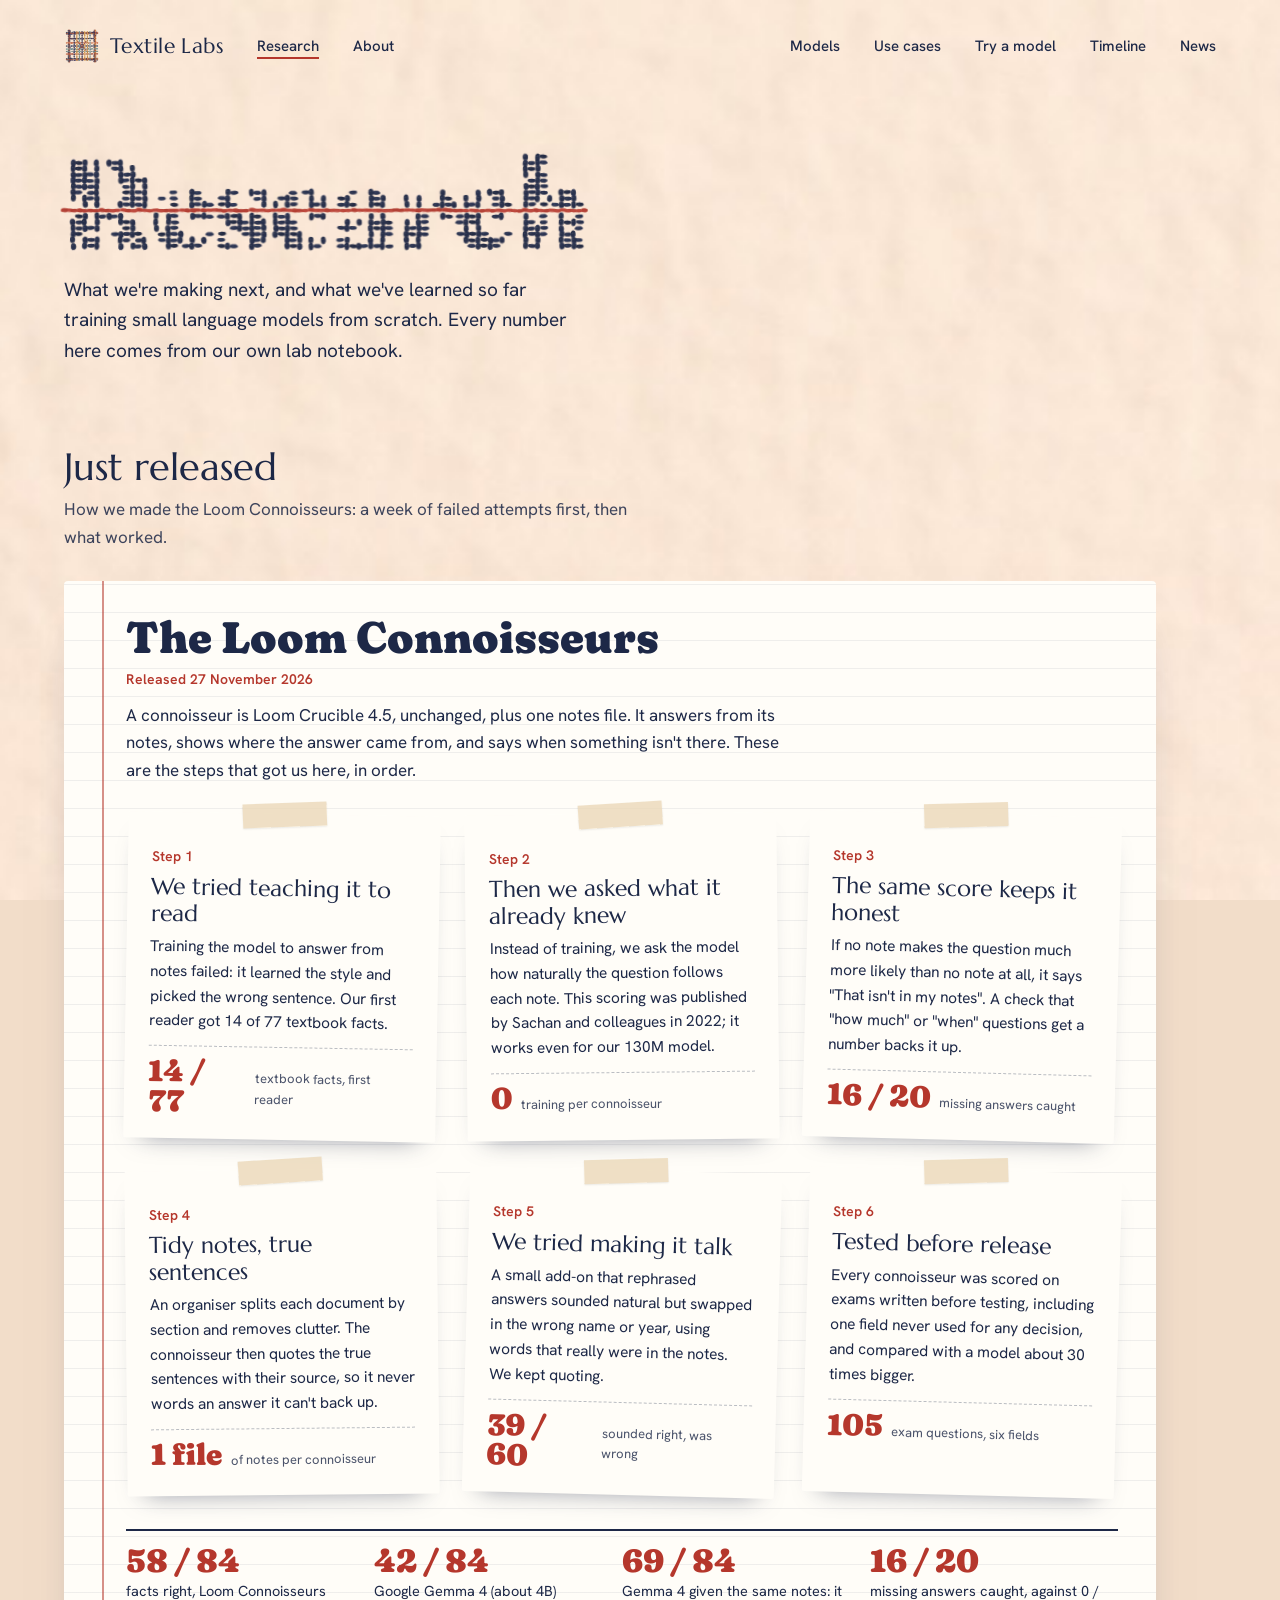
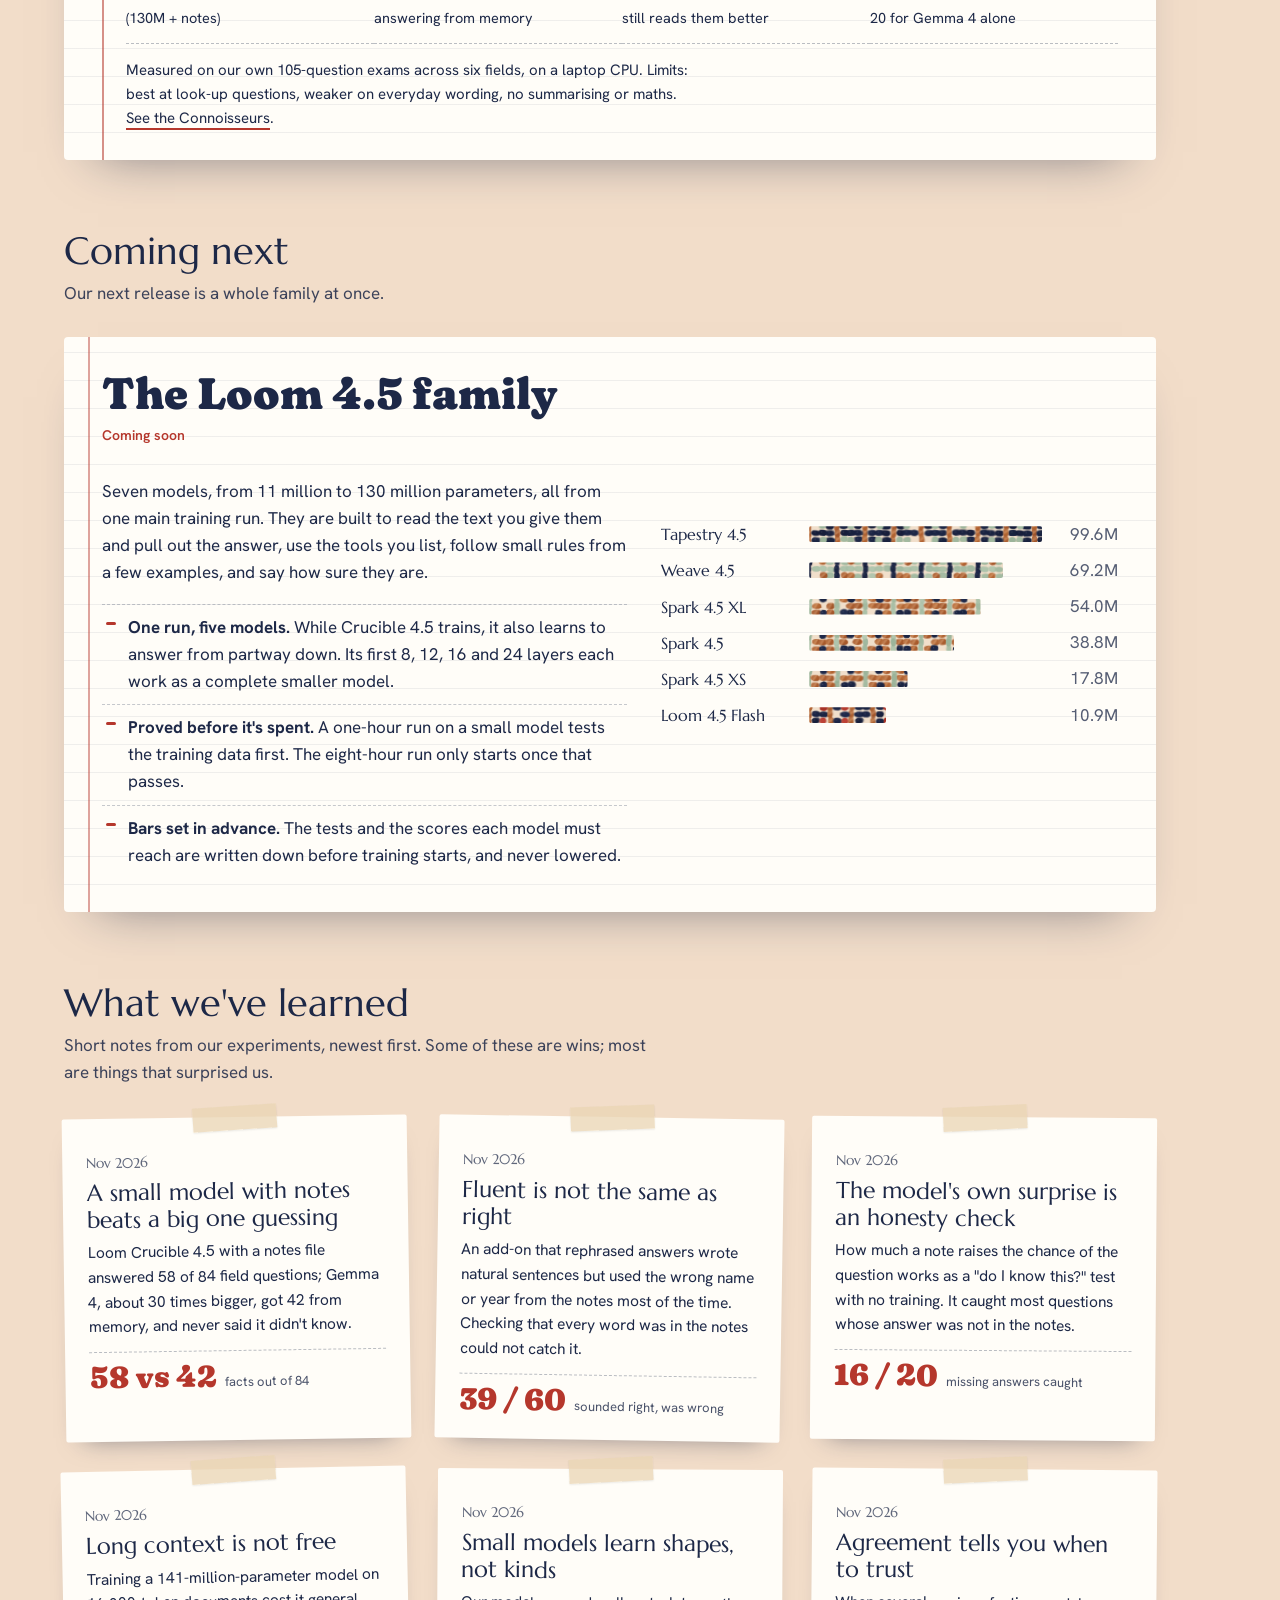
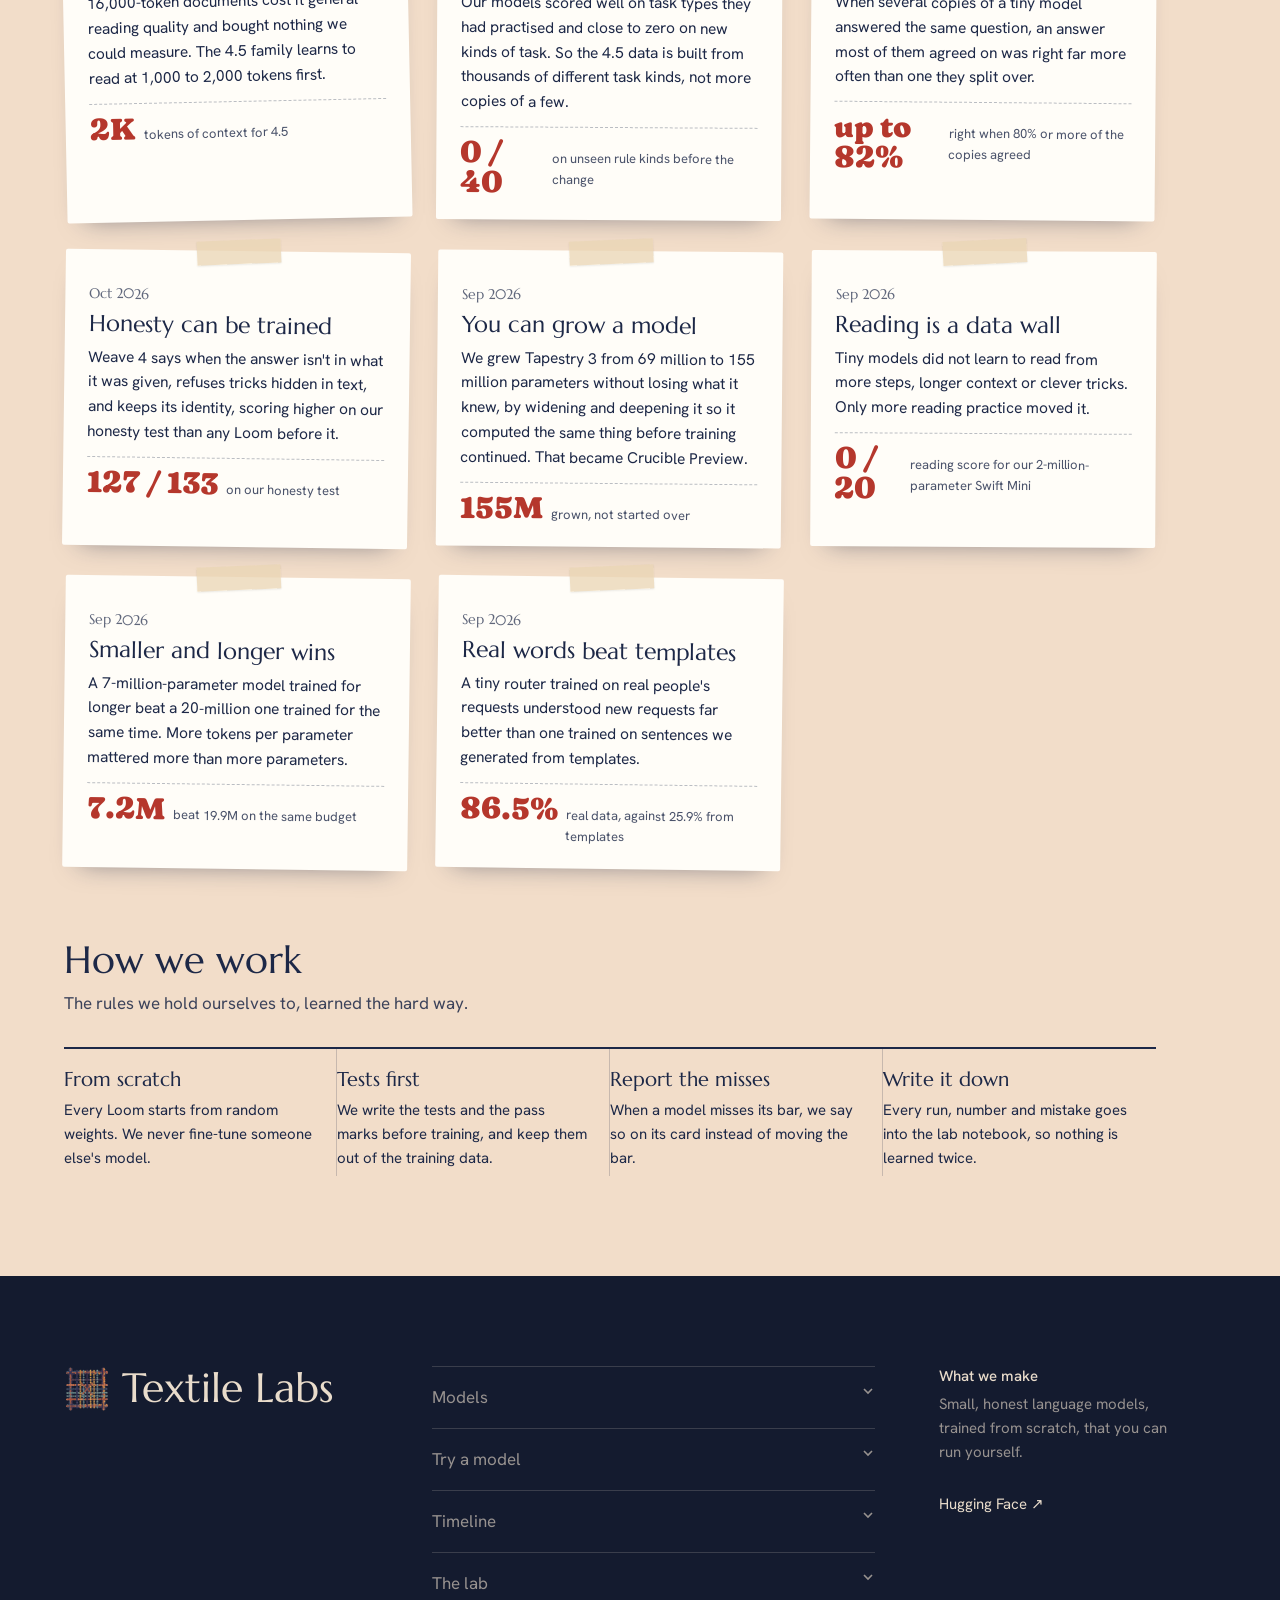
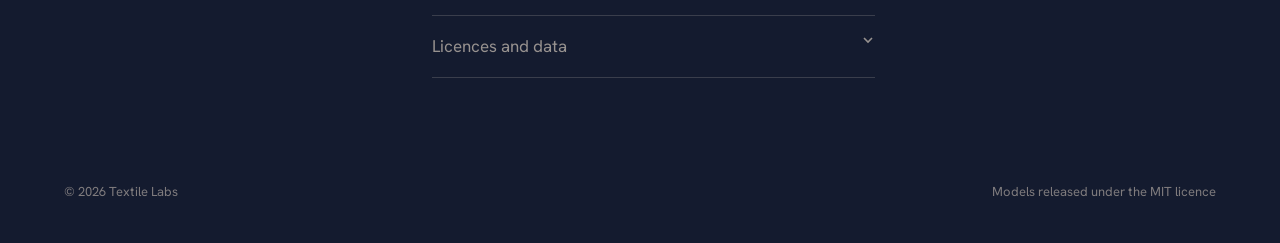
<file: research.html>
<!DOCTYPE html>
<html lang="en">
<head>
<meta charset="utf-8"><meta name="viewport" content="width=device-width,initial-scale=1">
<title>Research · Textile Labs</title>
<meta name="description" content="What Textile Labs has learned training small language models from scratch, with real figures, and what is coming next in the Loom 4.5 family.">
<link rel="preconnect" href="https://fonts.googleapis.com">
<link href="https://fonts.googleapis.com/css2?family=Fraunces:opsz,wght,SOFT@144,900,100&family=Marcellus&family=Hanken+Grotesk:wght@400;500;600&display=swap" rel="stylesheet">
<link rel="stylesheet" href="site.css">
<link rel="icon" href="favicon.png" type="image/png">
<link rel="apple-touch-icon" href="mark-large.png">
<link rel="canonical" href="https://textilelabs.github.io/research.html">
<meta name="robots" content="index,follow">
<meta name="theme-color" content="#F2DDC9">
<meta property="og:type" content="website">
<meta property="og:site_name" content="Textile Labs">
<meta property="og:title" content="Research · Textile Labs">
<meta property="og:description" content="What Textile Labs has learned training small language models from scratch, with real figures, and what is coming next in the Loom 4.5 family.">
<meta property="og:url" content="https://textilelabs.github.io/research.html">
<meta property="og:image" content="https://textilelabs.github.io/og-image.jpg">
<meta property="og:image:width" content="1200">
<meta property="og:image:height" content="630">
<meta property="og:image:alt" content="The Textile Labs logo, a hand-painted woven square, beside the words Textile Labs">
<meta name="twitter:card" content="summary_large_image">
<meta name="twitter:title" content="Research · Textile Labs">
<meta name="twitter:description" content="What Textile Labs has learned training small language models from scratch, with real figures, and what is coming next in the Loom 4.5 family.">
<meta name="twitter:image" content="https://textilelabs.github.io/og-image.jpg">
<style>
.sec{padding:70px 5vw 0;max-width:1220px;scroll-margin-top:20px}
.sec > h2{font:400 clamp(30px,3vw,42px)/1.1 var(--serif);margin:0 0 8px}
.sec > .lead{margin:0 0 30px;max-width:60ch;opacity:.85}
/* upcoming: a pattern sheet pinned to the board */
.next{display:grid;grid-template-columns:minmax(0,1.15fr) minmax(0,1fr);gap:34px;background:#FFFDF8 repeating-linear-gradient(0deg,transparent 0 27px,rgba(29,40,71,.07) 27px 28px);border-radius:4px;padding:34px 38px;box-shadow:0 26px 50px -34px rgba(29,40,71,.6);position:relative}
.next::before{content:"";position:absolute;left:24px;top:0;bottom:0;width:1.5px;background:rgba(181,55,44,.45)}
.next h3{font:900 44px/1 var(--display);font-variation-settings:"SOFT" 100;margin:0 0 6px}
.next .status{display:inline-block;color:var(--thread);font-weight:600;font-size:14px;margin-bottom:14px}
.next ul{margin:14px 0 0;padding:0;list-style:none}
.next li{padding:9px 0 9px 26px;border-top:1px dashed rgba(29,40,71,.25);position:relative}
.next li::before{content:"";position:absolute;left:4px;top:17px;width:10px;height:3px;border-radius:2px;background:var(--thread)}
.ladder{display:flex;flex-direction:column;gap:9px;justify-content:center}
.rung{display:grid;grid-template-columns:8.5rem 1fr 4rem;gap:12px;align-items:center;font-size:14px}
.rung b{font:400 16px var(--serif)}
.rung canvas{height:16px;border-radius:2px;display:block;clip-path:inset(0 100% 0 0);transition:clip-path 1.1s cubic-bezier(.6,.05,.25,1)}
.in .rung canvas{clip-path:inset(0 0 0 0)}
.rung span{text-align:right;opacity:.75}
/* how we made the connoisseurs: a lined notebook page with the steps taped in as index cards */
.page{background:#FFFDF8 repeating-linear-gradient(0deg,transparent 0 27px,rgba(29,40,71,.07) 27px 28px);border-radius:4px;padding:34px 38px 30px 62px;box-shadow:0 26px 50px -34px rgba(29,40,71,.6);position:relative}
.page::before{content:"";position:absolute;left:38px;top:0;bottom:0;width:2px;background:rgba(181,55,44,.55)}
.page h3.big{font:900 44px/1 var(--display);font-variation-settings:"SOFT" 100;margin:0 0 6px}
.page .status{display:inline-block;color:var(--thread);font-weight:600;font-size:14px;margin-bottom:12px}
.page .intro{max-width:66ch;margin:0 0 30px}
.page .cards{margin:8px 0 34px}
.page .card time{font:600 14px var(--sans);color:var(--thread);opacity:1}
.tally{display:grid;grid-template-columns:repeat(auto-fit,minmax(200px,1fr));gap:0;border-top:2px solid var(--ink);margin:0 0 14px}
.tally div{padding:14px 14px 12px 0;border-bottom:1px dashed rgba(29,40,71,.3)}
.tally b{display:block;font:900 32px/1 var(--display);font-variation-settings:"SOFT" 100;color:var(--thread)}
.tally span{font-size:14.5px}
.page .foot{font-size:15px;max-width:72ch;margin:0}
@media (max-width:900px){.page{padding:28px 24px 26px 44px}.page::before{left:26px}}
/* findings: index cards taped into the notebook */
.cards{display:grid;grid-template-columns:repeat(auto-fill,minmax(300px,1fr));gap:30px 28px}
.card{position:relative;background:#FFFDF8;border-radius:2px;padding:30px 24px 22px;box-shadow:0 14px 26px -18px rgba(29,40,71,.55);transform:rotate(var(--tilt));transition:transform .35s cubic-bezier(.2,.8,.2,1.3),box-shadow .3s,opacity .5s;opacity:0}
.card.in{opacity:1}
.card::before{content:"";position:absolute;left:50%;top:-11px;width:84px;height:24px;margin-left:-42px;background:rgba(234,214,180,.75);transform:rotate(-3deg);box-shadow:0 1px 2px rgba(0,0,0,.08)}
.card:hover{transform:rotate(0) translateY(-4px);box-shadow:0 22px 32px -18px rgba(29,40,71,.6)}
.card time{font:400 14px var(--serif);opacity:.7}
.card h3{font:400 23px/1.15 var(--serif);margin:4px 0 8px}
.card p{margin:0 0 12px;font-size:15.5px}
.card .fig{display:flex;align-items:baseline;gap:8px;border-top:1px dashed rgba(29,40,71,.3);padding-top:10px}
.card .fig b{font:900 30px/1 var(--display);font-variation-settings:"SOFT" 100;color:var(--thread)}
.card .fig span{font-size:13px;opacity:.8}
/* how we work */
.method{display:grid;grid-template-columns:repeat(4,1fr);gap:0;border-top:2px solid var(--ink)}
.method div{padding:18px 20px 6px 0;border-right:1px solid rgba(29,40,71,.2)}
.method div:last-child{border-right:0}
.method h3{font:400 20px var(--serif);margin:0 0 6px}
.method p{margin:0;font-size:15px}
@media (max-width:900px){.next{grid-template-columns:1fr;padding:28px 26px 28px 40px}.method{grid-template-columns:1fr 1fr}.method div:nth-child(2){border-right:0}}
@media (prefers-reduced-motion:reduce){.card{opacity:1}.rung canvas{clip-path:none}}
</style>
</head>
<body data-page="research" data-sheet>
<div data-nav></div>
<main id="main">
<header class="pageHead"><h1 data-title data-style="ink">Research</h1><p>What we're making next, and what we've learned so far training small language models from scratch. Every number here comes from our own lab notebook.</p></header>

<section class="sec" id="connoisseurs">
  <h2>Just released</h2><p class="lead">How we made the Loom Connoisseurs: a week of failed attempts first, then what worked.</p>
  <div class="page">
    <h3 class="big">The Loom Connoisseurs</h3><span class="status">Released 27 November 2026</span>
    <p class="intro">A connoisseur is Loom Crucible 4.5, unchanged, plus one notes file. It answers from its notes, shows where the answer came from, and says when something isn't there. These are the steps that got us here, in order.</p>
    <div class="cards"><article class="card" style="--tilt:1deg"><time>Step 1</time><h3>We tried teaching it to read</h3><p>Training the model to answer from notes failed: it learned the style and picked the wrong sentence. Our first reader got 14 of 77 textbook facts.</p><div class="fig"><b>14 / 77</b><span>textbook facts, first reader</span></div></article><article class="card" style="--tilt:-0.6deg"><time>Step 2</time><h3>Then we asked what it already knew</h3><p>Instead of training, we ask the model how naturally the question follows each note. This scoring was published by Sachan and colleagues in 2022; it works even for our 130M model.</p><div class="fig"><b>0</b><span>training per connoisseur</span></div></article><article class="card" style="--tilt:1.5deg"><time>Step 3</time><h3>The same score keeps it honest</h3><p>If no note makes the question much more likely than no note at all, it says "That isn't in my notes". A check that "how much" or "when" questions get a number backs it up.</p><div class="fig"><b>16 / 20</b><span>missing answers caught</span></div></article><article class="card" style="--tilt:-0.6deg"><time>Step 4</time><h3>Tidy notes, true sentences</h3><p>An organiser splits each document by section and removes clutter. The connoisseur then quotes the true sentences with their source, so it never words an answer it can't back up.</p><div class="fig"><b>1 file</b><span>of notes per connoisseur</span></div></article><article class="card" style="--tilt:1.5deg"><time>Step 5</time><h3>We tried making it talk</h3><p>A small add-on that rephrased answers sounded natural but swapped in the wrong name or year, using words that really were in the notes. We kept quoting.</p><div class="fig"><b>39 / 60</b><span>sounded right, was wrong</span></div></article><article class="card" style="--tilt:1.5deg"><time>Step 6</time><h3>Tested before release</h3><p>Every connoisseur was scored on exams written before testing, including one field never used for any decision, and compared with a model about 30 times bigger.</p><div class="fig"><b>105</b><span>exam questions, six fields</span></div></article></div>
    <div class="tally" aria-label="Loom Connoisseurs against Gemma 4, all six fields">
      <div><b>58 / 84</b><span>facts right, Loom Connoisseurs (130M + notes)</span></div>
      <div><b>42 / 84</b><span>Google Gemma 4 (about 4B) answering from memory</span></div>
      <div><b>69 / 84</b><span>Gemma 4 given the same notes: it still reads them better</span></div>
      <div><b>16 / 20</b><span>missing answers caught, against 0 / 20 for Gemma 4 alone</span></div>
    </div>
    <p class="foot">Measured on our own 105-question exams across six fields, on a laptop CPU. Limits: best at look-up questions, weaker on everyday wording, no summarising or maths. <a href="models.html#connoisseurs" style="border-bottom:2px solid var(--thread)">See the Connoisseurs</a>.</p>
  </div>
</section>

<section class="sec" id="next">
  <h2>Coming next</h2><p class="lead">Our next release is a whole family at once.</p>
  <div class="next">
    <div>
      <h3>The Loom 4.5 family</h3><span class="status">Coming soon</span>
      <p>Seven models, from 11 million to 130 million parameters, all from one main training run. They are built to read the text you give them and pull out the answer, use the tools you list, follow small rules from a few examples, and say how sure they are.</p>
      <ul>
        <li><b>One run, five models.</b> While Crucible 4.5 trains, it also learns to answer from partway down. Its first 8, 12, 16 and 24 layers each work as a complete smaller model.</li>
        <li><b>Proved before it's spent.</b> A one-hour run on a small model tests the training data first. The eight-hour run only starts once that passes.</li>
        <li><b>Bars set in advance.</b> The tests and the scores each model must reach are written down before training starts, and never lowered.</li>
      </ul>
    </div>
    <div class="ladder" id="ladder" aria-label="The seven 4.5 models by size"></div>
  </div>
</section>

<section class="sec" id="learned">
  <h2>What we've learned</h2><p class="lead">Short notes from our experiments, newest first. Some of these are wins; most are things that surprised us.</p>
  <div class="cards" id="cards"></div>
</section>

<section class="sec" id="method" style="padding-bottom:40px">
  <h2>How we work</h2><p class="lead">The rules we hold ourselves to, learned the hard way.</p>
  <div class="method">
    <div><h3>From scratch</h3><p>Every Loom starts from random weights. We never fine-tune someone else's model.</p></div>
    <div><h3>Tests first</h3><p>We write the tests and the pass marks before training, and keep them out of the training data.</p></div>
    <div><h3>Report the misses</h3><p>When a model misses its bar, we say so on its card instead of moving the bar.</p></div>
    <div><h3>Write it down</h3><p>Every run, number and mistake goes into the lab notebook, so nothing is learned twice.</p></div>
  </div>
</section>
</main>
<div data-footer></div>
<script src="data.js"></script><script src="painter.js"></script><script src="chrome.js"></script>
<script>
const FINDINGS=[
 ['Nov 2026','A small model with notes beats a big one guessing','Loom Crucible 4.5 with a notes file answered 58 of 84 field questions; Gemma 4, about 30 times bigger, got 42 from memory, and never said it didn\'t know.','58 vs 42','facts out of 84'],
 ['Nov 2026','Fluent is not the same as right','An add-on that rephrased answers wrote natural sentences but used the wrong name or year from the notes most of the time. Checking that every word was in the notes could not catch it.','39 / 60','sounded right, was wrong'],
 ['Nov 2026','The model\'s own surprise is an honesty check','How much a note raises the chance of the question works as a "do I know this?" test with no training. It caught most questions whose answer was not in the notes.','16 / 20','missing answers caught'],
 ['Nov 2026','Long context is not free','Training a 141-million-parameter model on 16,000-token documents cost it general reading quality and bought nothing we could measure. The 4.5 family learns to read at 1,000 to 2,000 tokens first.','2K','tokens of context for 4.5'],
 ['Nov 2026','Small models learn shapes, not kinds','Our models scored well on task types they had practised and close to zero on new kinds of task. So the 4.5 data is built from thousands of different task kinds, not more copies of a few.','0 / 40','on unseen rule kinds before the change'],
 ['Nov 2026','Agreement tells you when to trust','When several copies of a tiny model answered the same question, an answer most of them agreed on was right far more often than one they split over.','up to 82%','right when 80% or more of the copies agreed'],
 ['Oct 2026','Honesty can be trained','Weave 4 says when the answer isn\'t in what it was given, refuses tricks hidden in text, and keeps its identity, scoring higher on our honesty test than any Loom before it.','127 / 133','on our honesty test'],
 ['Sep 2026','You can grow a model','We grew Tapestry 3 from 69 million to 155 million parameters without losing what it knew, by widening and deepening it so it computed the same thing before training continued. That became Crucible Preview.','155M','grown, not started over'],
 ['Sep 2026','Reading is a data wall','Tiny models did not learn to read from more steps, longer context or clever tricks. Only more reading practice moved it.','0 / 20','reading score for our 2-million-parameter Swift Mini'],
 ['Sep 2026','Smaller and longer wins','A 7-million-parameter model trained for longer beat a 20-million one trained for the same time. More tokens per parameter mattered more than more parameters.','7.2M','beat 19.9M on the same budget'],
 ['Sep 2026','Real words beat templates','A tiny router trained on real people\'s requests understood new requests far better than one trained on sentences we generated from templates.','86.5%','real data, against 25.9% from templates']
];
const tilt=()=>((Math.random()-.5)*2.4).toFixed(2)+'deg';
document.getElementById('cards').innerHTML=FINDINGS.map(f=>'<article class="card" style="--tilt:'+tilt()+'"><time>'+f[0]+'</time><h3>'+f[1]+'</h3><p>'+f[2]+'</p><div class="fig"><b>'+f[3]+'</b><span>'+f[4]+'</span></div></article>').join('');
const fam=TLDATA.all().filter(m=>!m.date).sort((a,b)=>b.params-a.params), maxP=fam[0].params;
const lad=document.getElementById('ladder');
fam.forEach((m,i)=>{ const r=document.createElement('button'); r.className='rung'; r.style.cssText='border:0;background:none;padding:0;cursor:pointer;text-align:left;font:inherit;color:inherit';
  r.innerHTML='<b>'+m.name+'</b><canvas style="width:'+Math.max(10,Math.sqrt(m.params/maxP)*100)+'%"></canvas><span>'+m.size+'</span>'; lad.appendChild(r);
  r.querySelector('canvas').style.transitionDelay=(i*0.1)+'s';
  requestAnimationFrame(()=>TL.paintSwatch(r.querySelector('canvas'),{mix:TLDATA.MIX[m.line],cell:7,seed:i*5+2,ground:'#F1DFCB'}));
  r.onclick=()=>openSheet(m); });
function reveal(){ document.querySelectorAll('.card:not(.in),.next:not(.in)').forEach(e=>{ if(e.getBoundingClientRect().top<innerHeight*0.88) e.classList.add('in'); });
  document.querySelectorAll('.next.in').forEach(n=>n.querySelector('.ladder').parentElement.classList.add('in')); }
addEventListener('scroll',reveal,{passive:true}); reveal(); setTimeout(reveal,300);
</script>
</body>
</html>
</file>
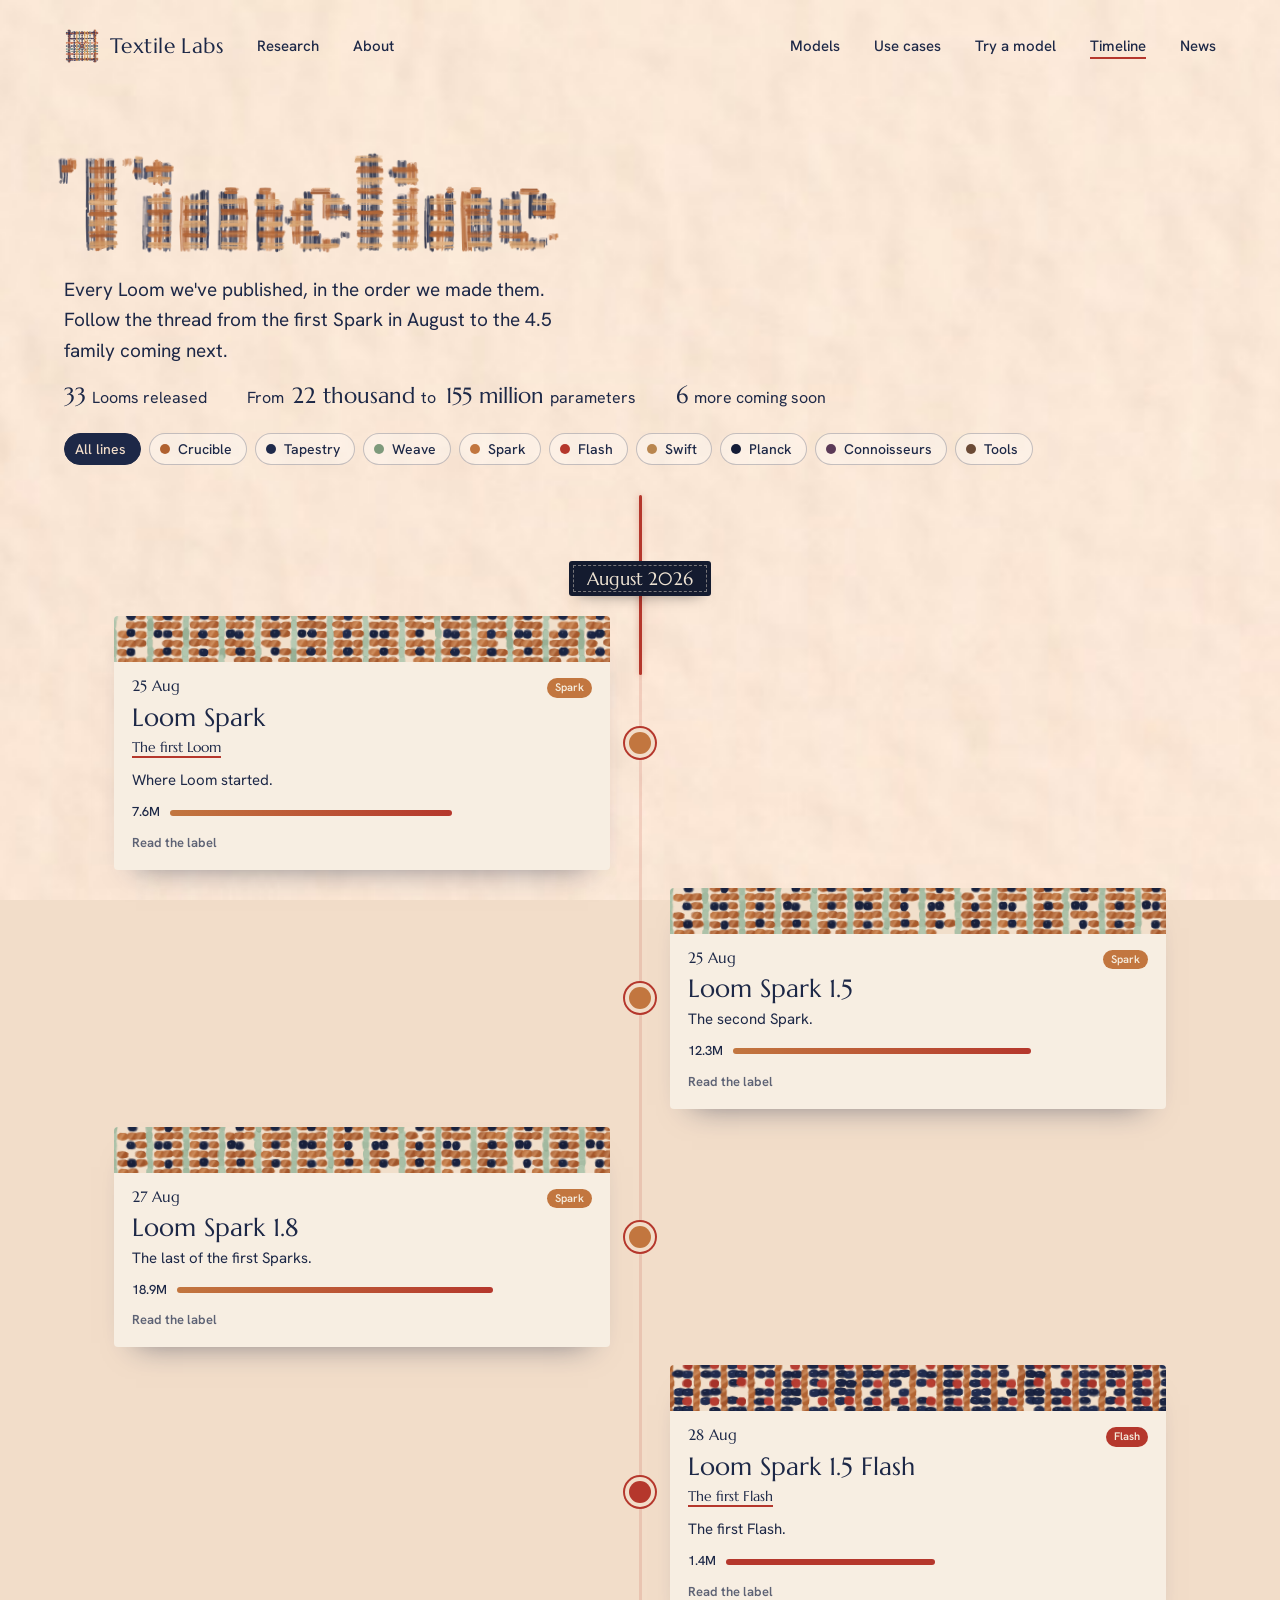
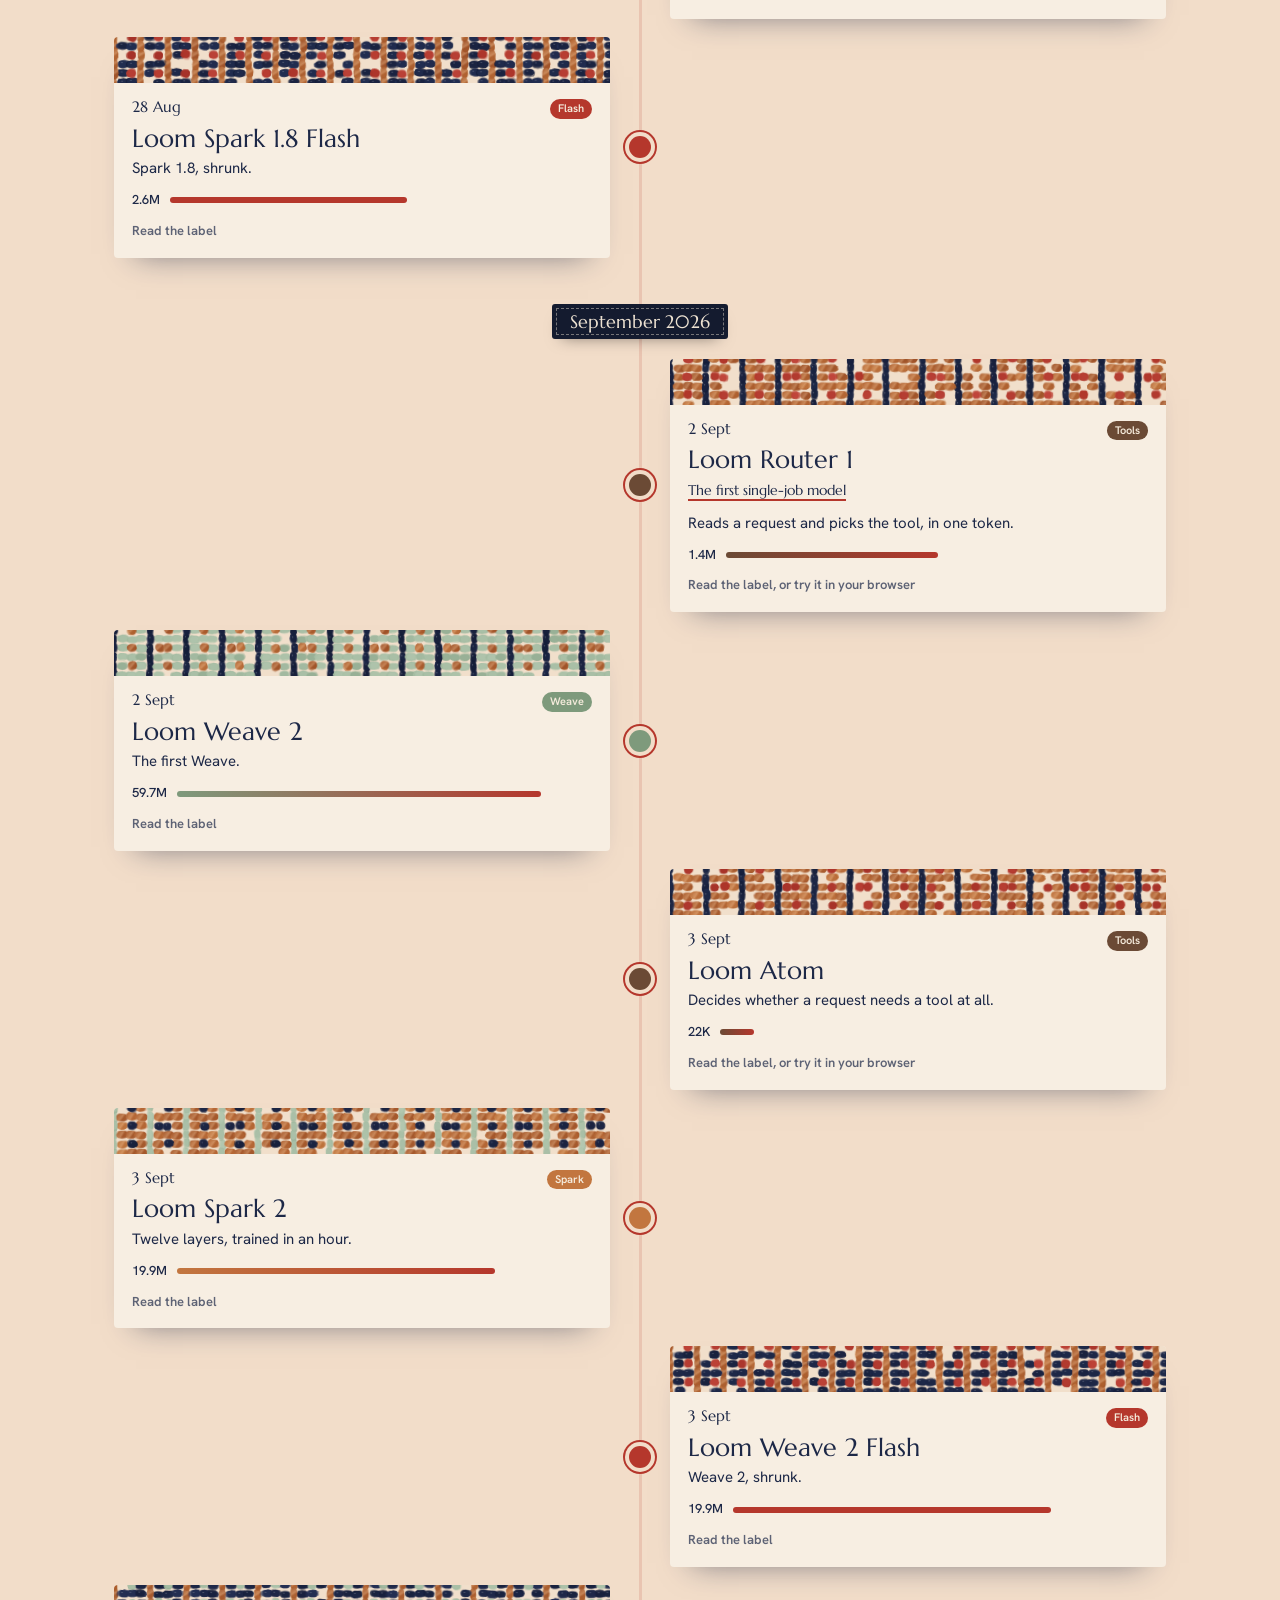
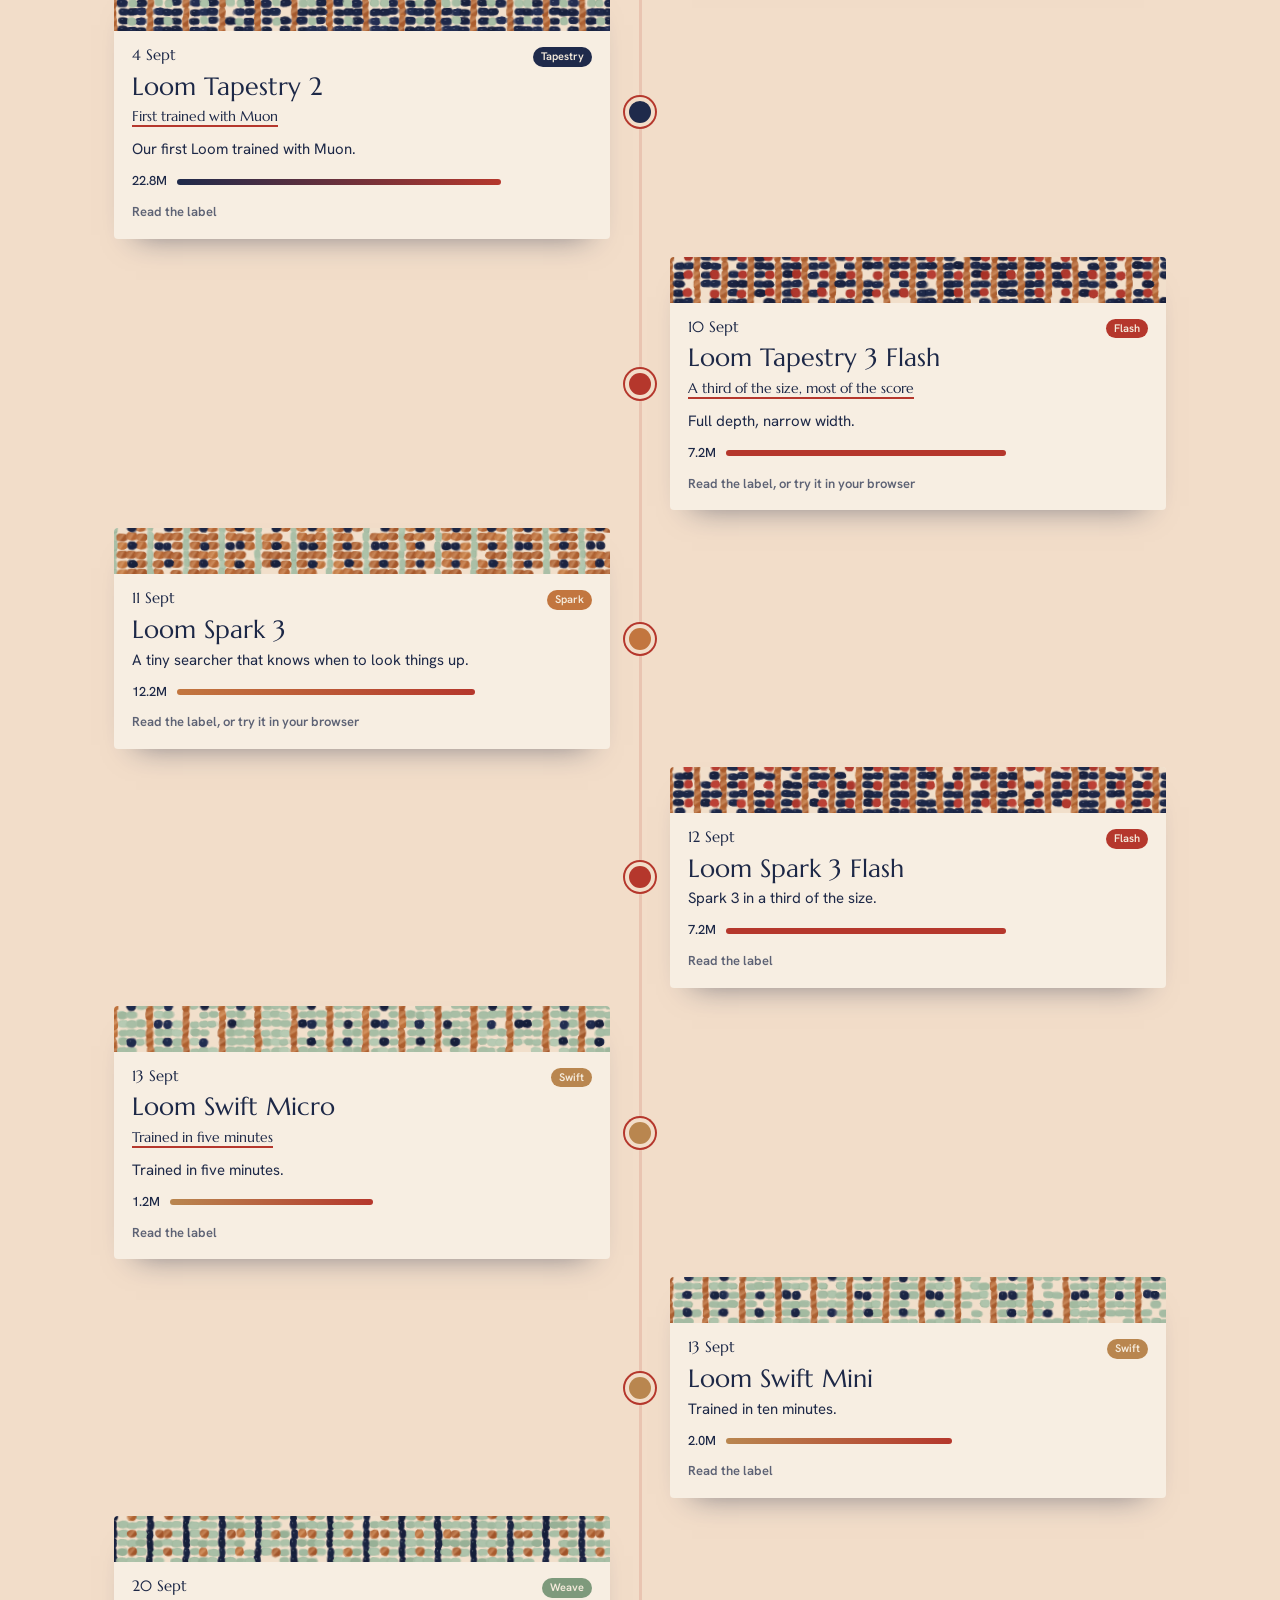
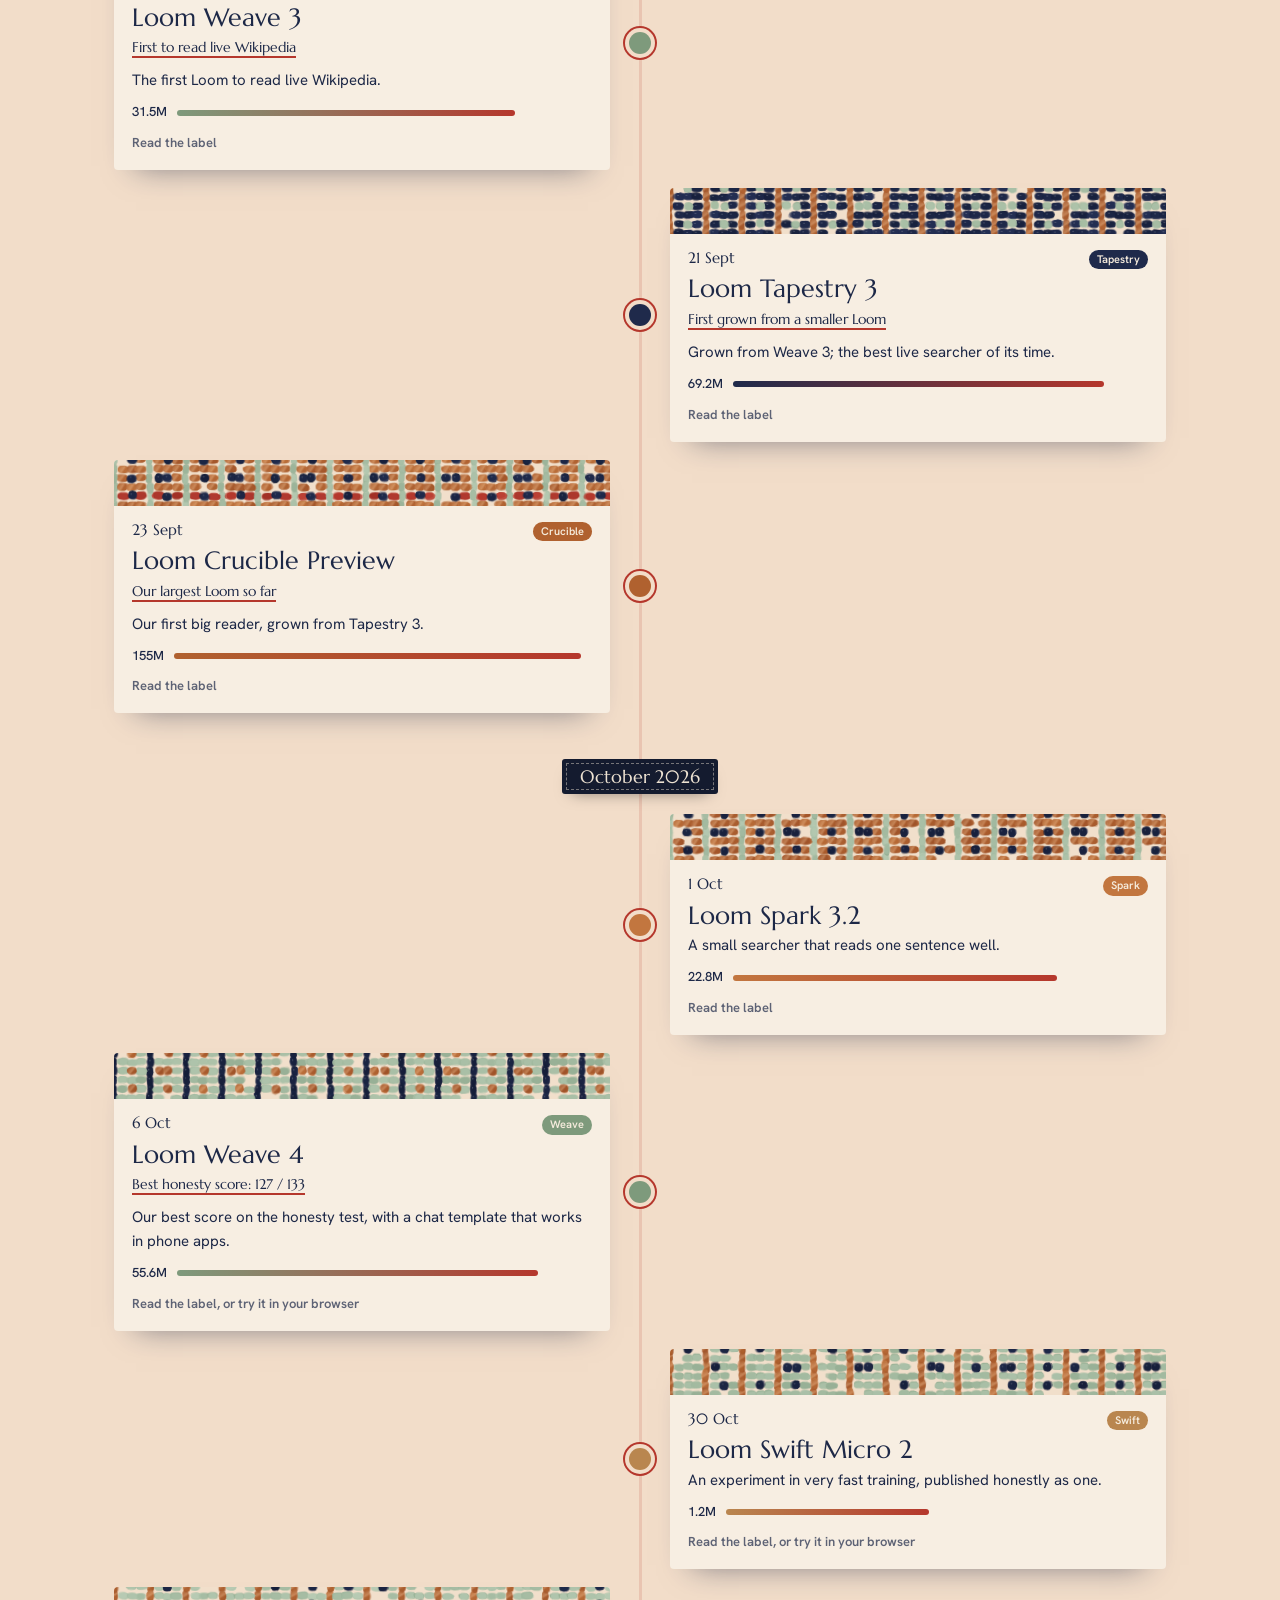
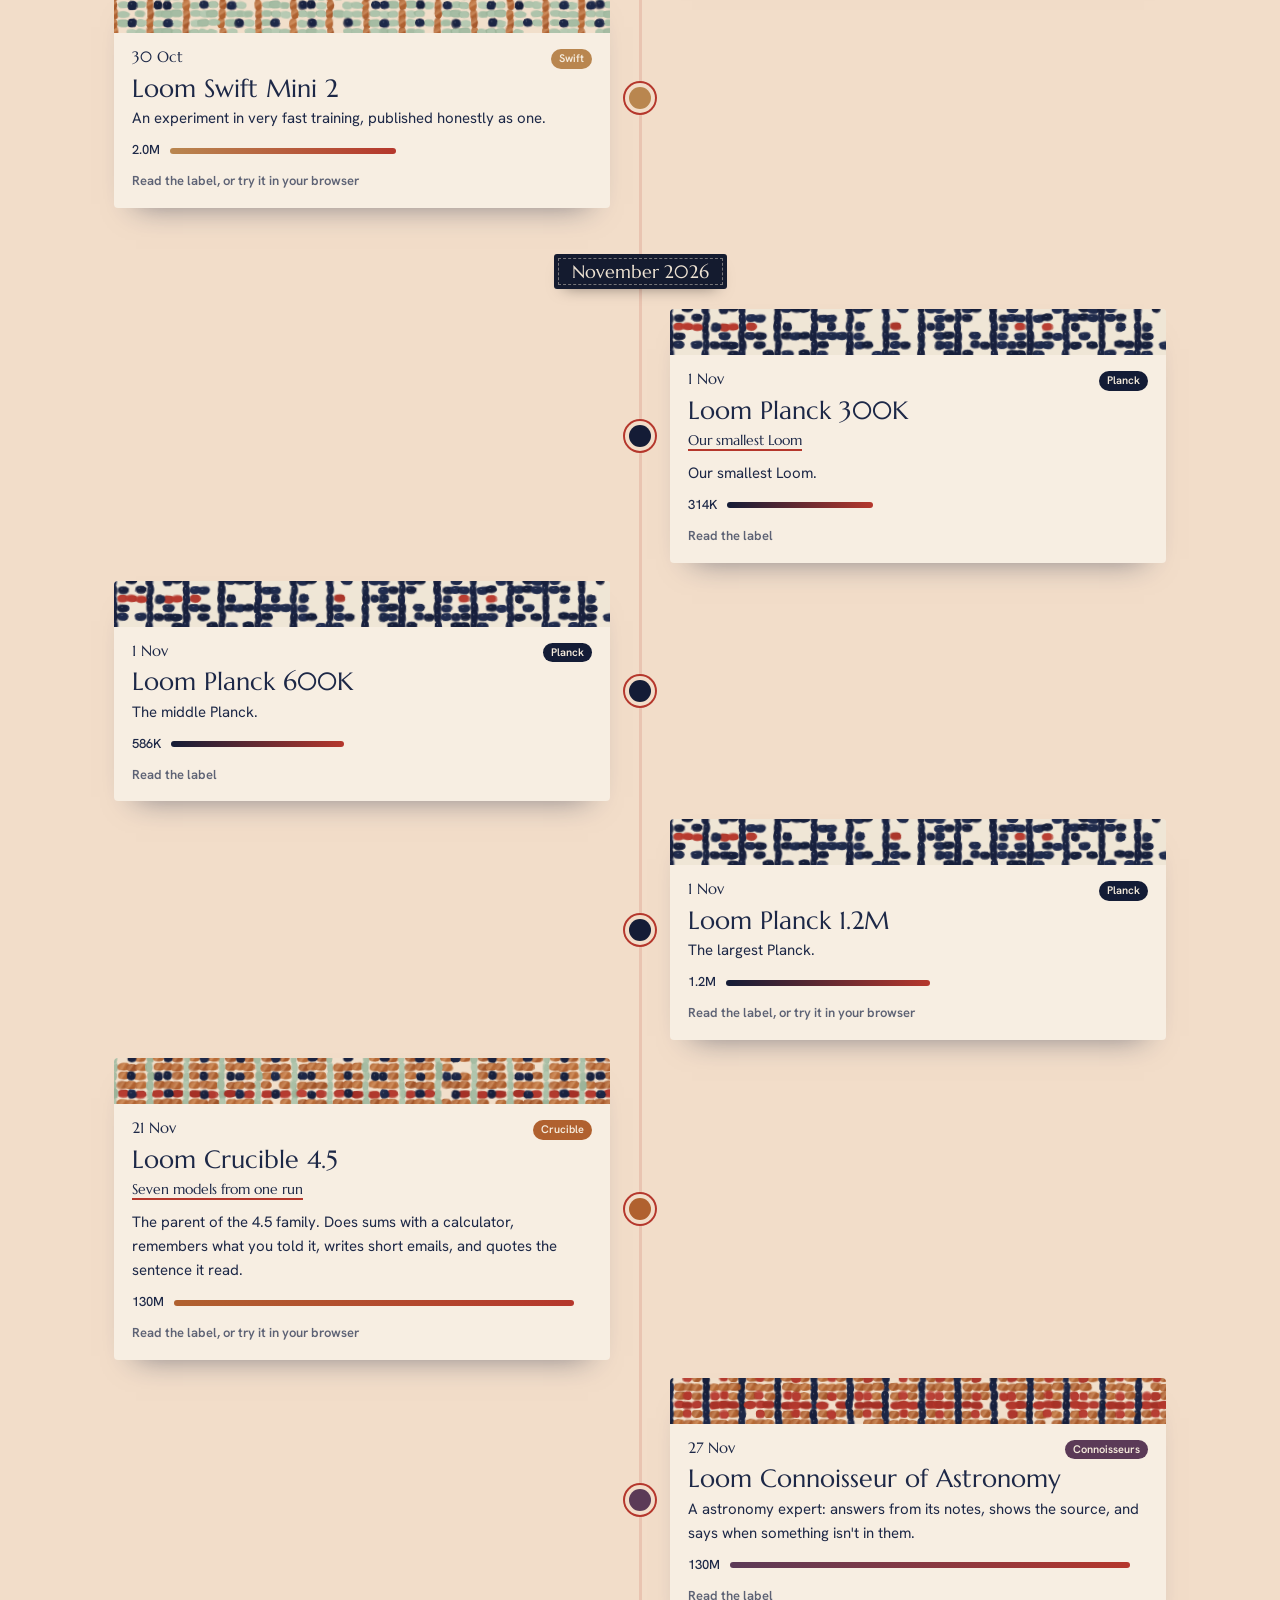
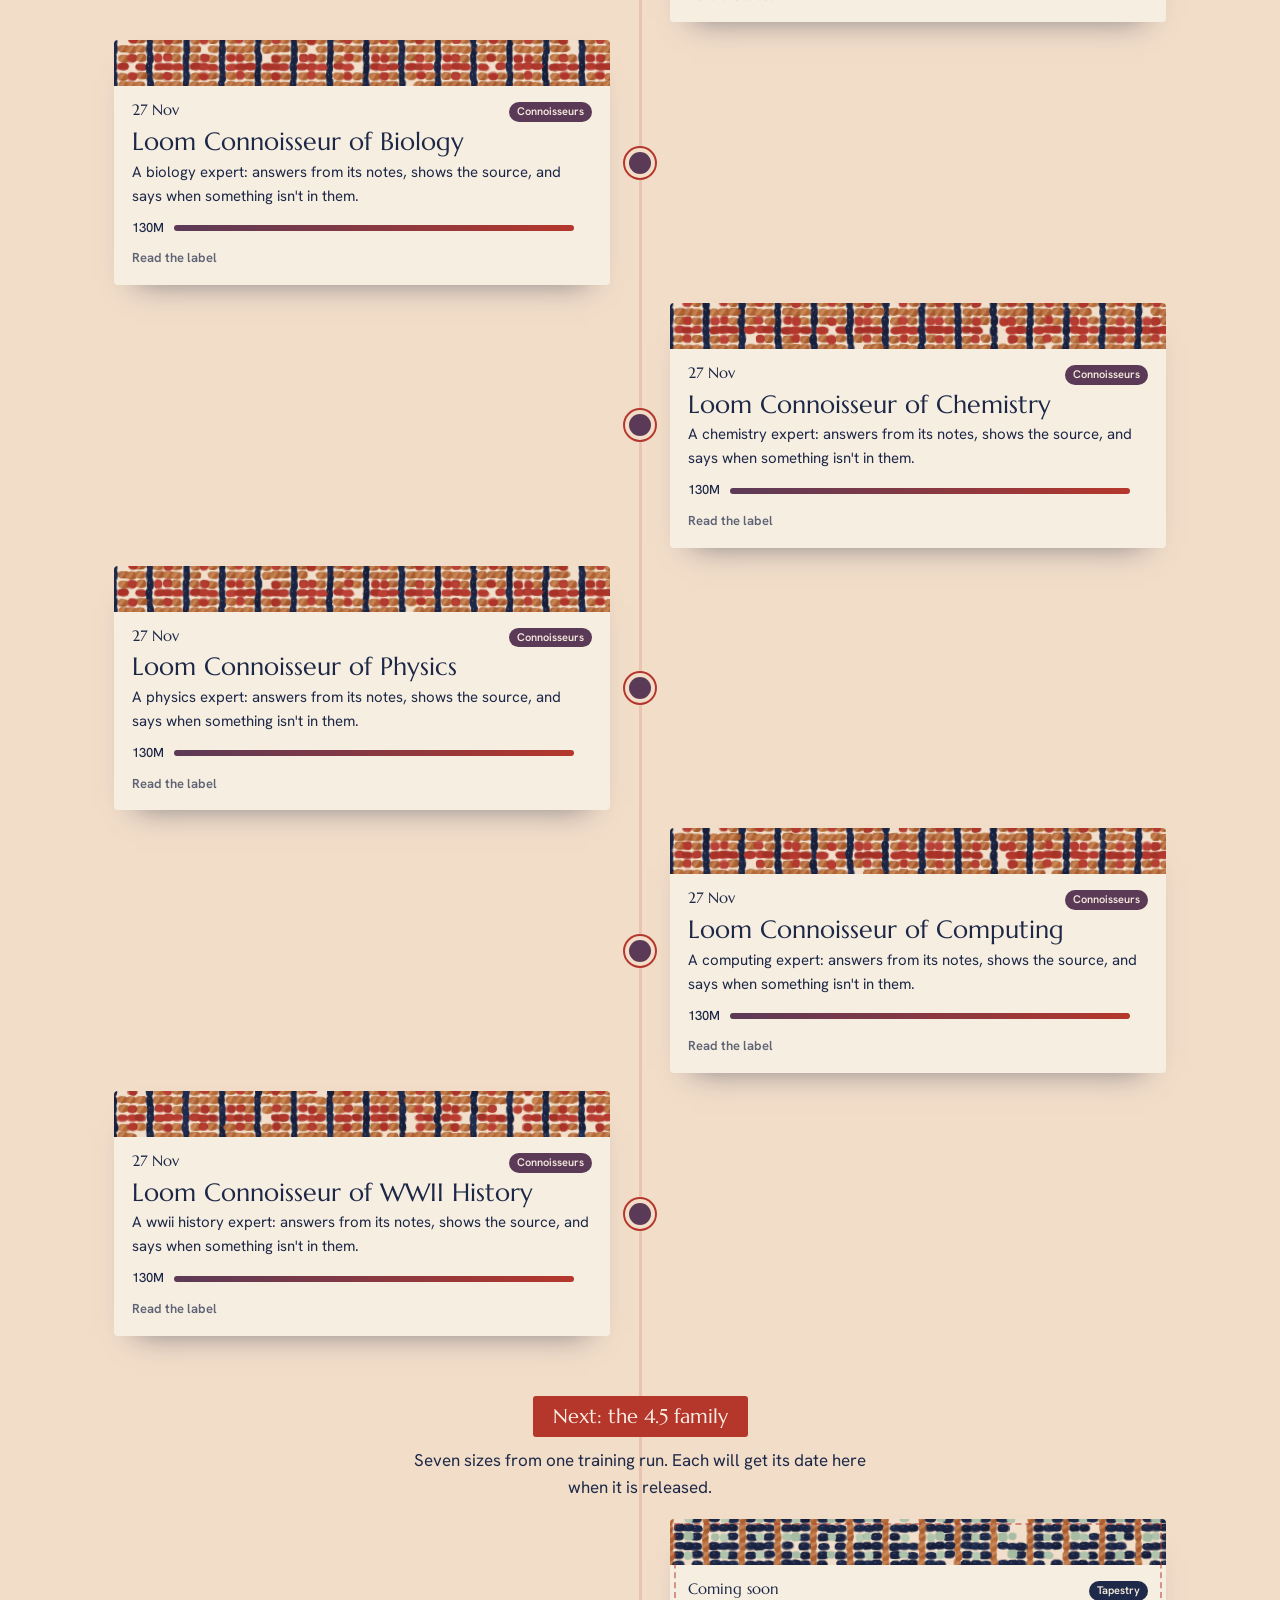
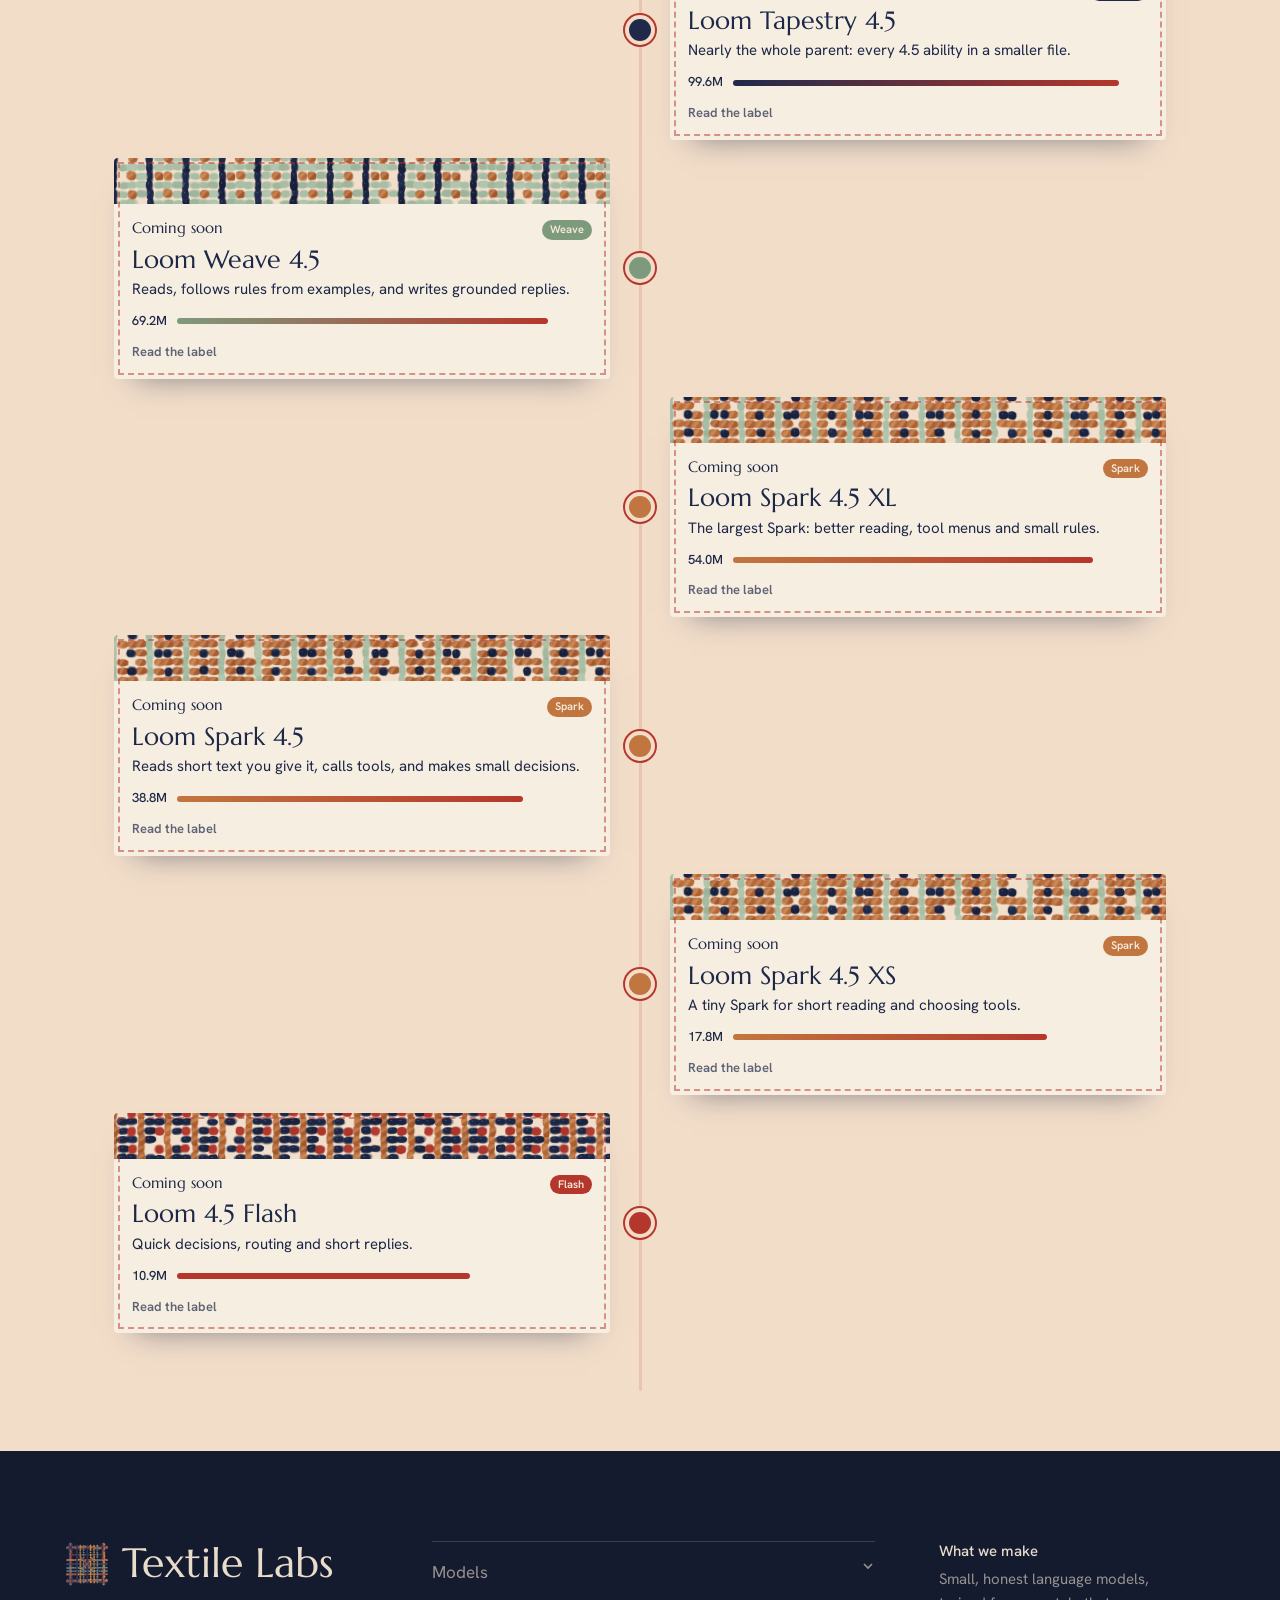
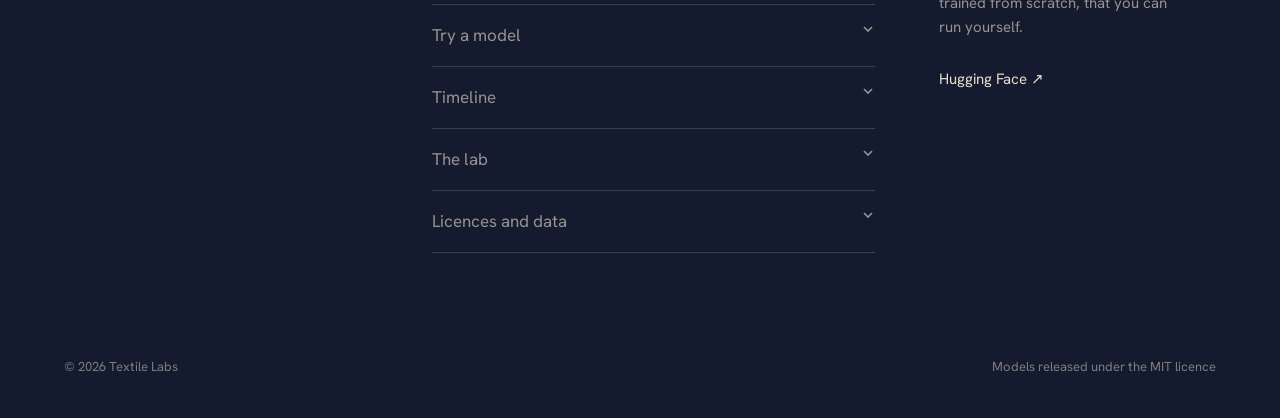
<file: timeline.html>
<!DOCTYPE html>
<html lang="en">
<head>
<meta charset="utf-8"><meta name="viewport" content="width=device-width,initial-scale=1">
<title>Timeline of every Loom model · Textile Labs</title>
<meta name="description" content="Every Loom small language model in the order Textile Labs made them, from the first Spark to the 4.5 family.">
<link rel="preconnect" href="https://fonts.googleapis.com">
<link href="https://fonts.googleapis.com/css2?family=Fraunces:opsz,wght,SOFT@144,900,100&family=Marcellus&family=Hanken+Grotesk:wght@400;500;600&display=swap" rel="stylesheet">
<link rel="stylesheet" href="site.css">
<link rel="icon" href="favicon.png" type="image/png">
<link rel="apple-touch-icon" href="mark-large.png">
<link rel="canonical" href="https://textilelabs.github.io/timeline.html">
<meta name="robots" content="index,follow">
<meta name="theme-color" content="#F2DDC9">
<meta property="og:type" content="website">
<meta property="og:site_name" content="Textile Labs">
<meta property="og:title" content="Timeline of every Loom model · Textile Labs">
<meta property="og:description" content="Every Loom small language model in the order Textile Labs made them, from the first Spark to the 4.5 family.">
<meta property="og:url" content="https://textilelabs.github.io/timeline.html">
<meta property="og:image" content="https://textilelabs.github.io/og-image.jpg">
<meta property="og:image:width" content="1200">
<meta property="og:image:height" content="630">
<meta property="og:image:alt" content="The Textile Labs logo, a hand-painted woven square, beside the words Textile Labs">
<meta name="twitter:card" content="summary_large_image">
<meta name="twitter:title" content="Timeline of every Loom model · Textile Labs">
<meta name="twitter:description" content="Every Loom small language model in the order Textile Labs made them, from the first Spark to the 4.5 family.">
<meta name="twitter:image" content="https://textilelabs.github.io/og-image.jpg">
<style>
.facts{display:flex;flex-wrap:wrap;gap:12px 40px;padding:6px 5vw 0;font-size:16px}
.facts span b{font:400 22px var(--serif);margin-right:6px}
.filters{display:flex;flex-wrap:wrap;gap:8px;padding:22px 5vw 0}
.filters button{border:1.5px solid rgba(29,40,71,.25);border-radius:999px;padding:4px 14px 4px 10px;font-size:14px;font-weight:500;background:rgba(255,255,255,.35);cursor:pointer;display:flex;align-items:center;gap:8px}
.filters button i{width:10px;height:10px;border-radius:50%;display:block;background:var(--lc)}
.filters button[aria-pressed=true]{background:var(--ink);color:#F2DDC9;border-color:var(--ink)}
.tl{position:relative;max-width:1180px;margin:30px auto 0;padding:20px 5vw 40px}
.spool{position:absolute;left:50%;top:0;bottom:0;width:3px;margin-left:-1.5px;background:rgba(181,55,44,.15);border-radius:2px}
.spool i{position:absolute;left:0;top:0;width:3px;height:0;background:var(--thread);border-radius:2px;box-shadow:0 0 6px rgba(181,55,44,.35)}
.month{position:relative;z-index:2;display:flex;justify-content:center;margin:46px 0 20px}
.month span{background:var(--night);color:#EDE2D2;font:400 18px var(--serif);padding:6px 18px;border-radius:3px;box-shadow:0 8px 16px -10px rgba(0,0,0,.5);outline:1.5px dashed rgba(237,226,210,.45);outline-offset:-5px}
.ev{position:relative;display:grid;grid-template-columns:1fr 60px 1fr;align-items:center;margin:18px 0}
.ev .knot{grid-column:2;grid-row:1;justify-self:center;width:22px;height:22px;border-radius:50%;background:var(--lc);box-shadow:0 0 0 4px var(--paper),0 0 0 6px var(--thread);z-index:2;transform:scale(0);transition:transform .5s cubic-bezier(.2,.8,.2,1.4)}
.ev.in .knot{transform:scale(1)}
.card{grid-row:1;background:var(--card);border-radius:4px;box-shadow:0 18px 30px -22px rgba(29,40,71,.6);overflow:hidden;cursor:pointer;text-align:left;border:0;padding:0;font:inherit;color:inherit;
  opacity:0;transition:opacity .55s,transform .65s cubic-bezier(.2,.7,.2,1),box-shadow .3s}
.ev.l .card{grid-column:1;transform:translateX(-24px)}.ev.r .card{grid-column:3;transform:translateX(24px)}
.ev.in .card{opacity:1;transform:none}
.card:hover,.card:focus-visible{box-shadow:0 24px 36px -20px rgba(29,40,71,.7)}
.ev.in .card:hover{transform:translateY(-3px)}
.card canvas{display:block;width:100%;height:46px}
.card .inside{display:block;padding:14px 18px 16px}
.card .top{display:flex;justify-content:space-between;align-items:baseline;gap:10px;font-size:13px}
.card .top time{font:400 15px var(--serif)}
.card .tag{background:var(--lc);color:#F5EBDC;font-size:11px;font-weight:600;padding:1px 8px;border-radius:999px}
.card h3{font:400 25px/1.1 var(--serif);margin:6px 0 2px}
.card .first{display:inline-block;margin:2px 0 6px;font:400 14px var(--serif);border-bottom:2px solid var(--thread)}
.card .what{display:block;margin:4px 0 10px;font-size:15px}
.card .size{display:grid;grid-template-columns:auto 1fr;gap:10px;align-items:center;font-size:13px;font-weight:500}
.card .size i{display:block;height:6px;border-radius:3px;background:linear-gradient(90deg,var(--lc),var(--thread))}
.card .more{display:block;margin-top:10px;font-size:13px;font-weight:600;opacity:.7}
.ev.next .card{outline:2px dashed rgba(181,55,44,.5);outline-offset:-6px}
.ev.hide{display:none}
.nextHead{position:relative;z-index:2;text-align:center;margin:60px 0 10px}
.nextHead span{display:inline-block;background:var(--thread);color:#FBEFE4;font:400 20px var(--serif);padding:8px 20px;border-radius:3px}
.nextHead p{margin:10px auto 0;max-width:46ch}
@media (max-width:820px){.spool{left:22px}.ev{grid-template-columns:44px 1fr}.ev .knot{grid-column:1}.ev.l .card,.ev.r .card{grid-column:2;transform:translateX(16px)}.month,.nextHead{justify-content:flex-start;text-align:left;padding-left:44px}}
@media (prefers-reduced-motion:reduce){.card{opacity:1;transform:none!important}.ev .knot{transform:none}}
</style>
</head>
<body data-page="timeline" data-sheet>
<div data-nav></div>
<main id="main">
<header class="pageHead"><h1 data-title data-style="drybrush">Timeline</h1><p>Every Loom we've published, in the order we made them. Follow the thread from the first Spark in August to the 4.5 family coming next.</p></header>
<div class="facts" id="facts"></div>
<div class="filters" id="filters" role="group" aria-label="Show one line"></div>
<div class="tl" id="tl"><div class="spool" aria-hidden="true"><i id="spool"></i></div></div>
</main>
<div data-footer></div>
<script src="data.js"></script><script src="painter.js"></script><script src="chrome.js"></script>
<script>
const {LINES,MIX,LINE_COL}=TLDATA, all=TLDATA.all(), tl=document.getElementById('tl');
const released=all.filter(m=>m.date).sort((a,b)=>a.date.localeCompare(b.date)||a.params-b.params);
const next=all.filter(m=>!m.date).sort((a,b)=>b.params-a.params);
const fmt=d=>new Date(d).toLocaleDateString('en-GB',{day:'numeric',month:'short'});
const mon=d=>new Date(d).toLocaleDateString('en-GB',{month:'long',year:'numeric'});
const words=n=>n>=1?(Math.round(n*10)/10)+' million':Math.round(n*1000)+' thousand';
const minP=Math.min(...released.map(m=>m.params)), maxP=Math.max(...released.map(m=>m.params));
document.getElementById('facts').innerHTML='<span><b>'+released.length+'</b>Looms released</span><span>From <b style="margin-left:4px">'+words(minP)+'</b>to <b style="margin-left:6px">'+words(maxP)+'</b>parameters</span><span><b>'+next.length+'</b>more coming soon</span>';
const bar=p=>Math.max(4,Math.min(100,(Math.log10(p*1e6)-4)/(Math.log10(2e8)-4)*100));
let lastMon='', side=0;
function card(m,isNext){
  if(!isNext){ const mm=mon(m.date); if(mm!==lastMon){ tl.insertAdjacentHTML('beforeend','<div class="month"><span>'+mm+'</span></div>'); lastMon=mm; } }
  const ev=document.createElement('article'); ev.className='ev '+(side++%2?'r':'l')+(isNext?' next':''); ev.dataset.line=m.line; ev.style.setProperty('--lc',LINE_COL[m.line]);
  ev.innerHTML='<span class="knot" aria-hidden="true"></span><button class="card" aria-label="Open the label for '+m.name+'"><canvas></canvas><span class="inside"><span class="top"><time'+(m.date?' datetime="'+m.date+'"':'')+'>'+(m.date?fmt(m.date):'Coming soon')+'</time><span class="tag">'+m.lineName+'</span></span>'+
    '<h3>'+(m.name.startsWith('Loom')?m.name:'Loom '+m.name)+'</h3>'+(m.first?'<span class="first">'+m.first+'</span>':'')+'<span class="what">'+m.what+'</span>'+
    '<span class="size"><span>'+m.size+'</span><i style="width:'+bar(m.params)+'%"></i></span><span class="more">Read the label'+(m.demo?', or try it in your browser':'')+'</span></span></button>';
  tl.appendChild(ev);
  requestAnimationFrame(()=>{ const mix=MIX[m.line], c=ev.querySelector('canvas'); TL.paintSwatch(c,{mix,cell:9,seed:m.name.length*5,ground:mix.ground||'#F1DFCB'}); });
  ev.querySelector('.card').onclick=()=>openSheet(m);
}
released.forEach(m=>card(m,false));
tl.insertAdjacentHTML('beforeend','<div class="nextHead"><span>Next: the 4.5 family</span><p>Seven sizes from one training run. Each will get its date here when it is released.</p></div>');
next.forEach(m=>card(m,true));
const F=document.getElementById('filters');
F.innerHTML='<button aria-pressed="true" data-l="">All lines</button>'+LINES.map(l=>'<button aria-pressed="false" data-l="'+l.id+'" style="--lc:'+LINE_COL[l.id]+'"><i></i>'+l.name+'</button>').join('');
F.onclick=e=>{ const b=e.target.closest('button'); if(!b) return; F.querySelectorAll('button').forEach(x=>x.setAttribute('aria-pressed',String(x===b)));
  const l=b.dataset.l; document.querySelectorAll('.ev').forEach(ev=>ev.classList.toggle('hide',!!l&&ev.dataset.line!==l));
  document.querySelectorAll('.month').forEach(mo=>{ let n=mo.nextElementSibling, any=false; while(n&&n.classList.contains('ev')){ if(!n.classList.contains('hide')) any=true; n=n.nextElementSibling; } mo.style.display=any?'':'none'; });
  grow(); };
const spool=document.getElementById('spool');
function grow(){ const r=tl.getBoundingClientRect(); const seen=Math.min(tl.offsetHeight,Math.max(0,innerHeight*0.75-r.top)); spool.style.height=seen+'px';
  document.querySelectorAll('.ev:not(.in):not(.hide)').forEach(e=>{ if(e.getBoundingClientRect().top<innerHeight*0.82) e.classList.add('in'); }); }
addEventListener('scroll',grow,{passive:true}); addEventListener('resize',grow); grow(); setTimeout(grow,250);
if(matchMedia('(prefers-reduced-motion: reduce)').matches){ document.querySelectorAll('.ev').forEach(e=>e.classList.add('in')); spool.style.height='100%'; }
</script>
</body>
</html>
</file>
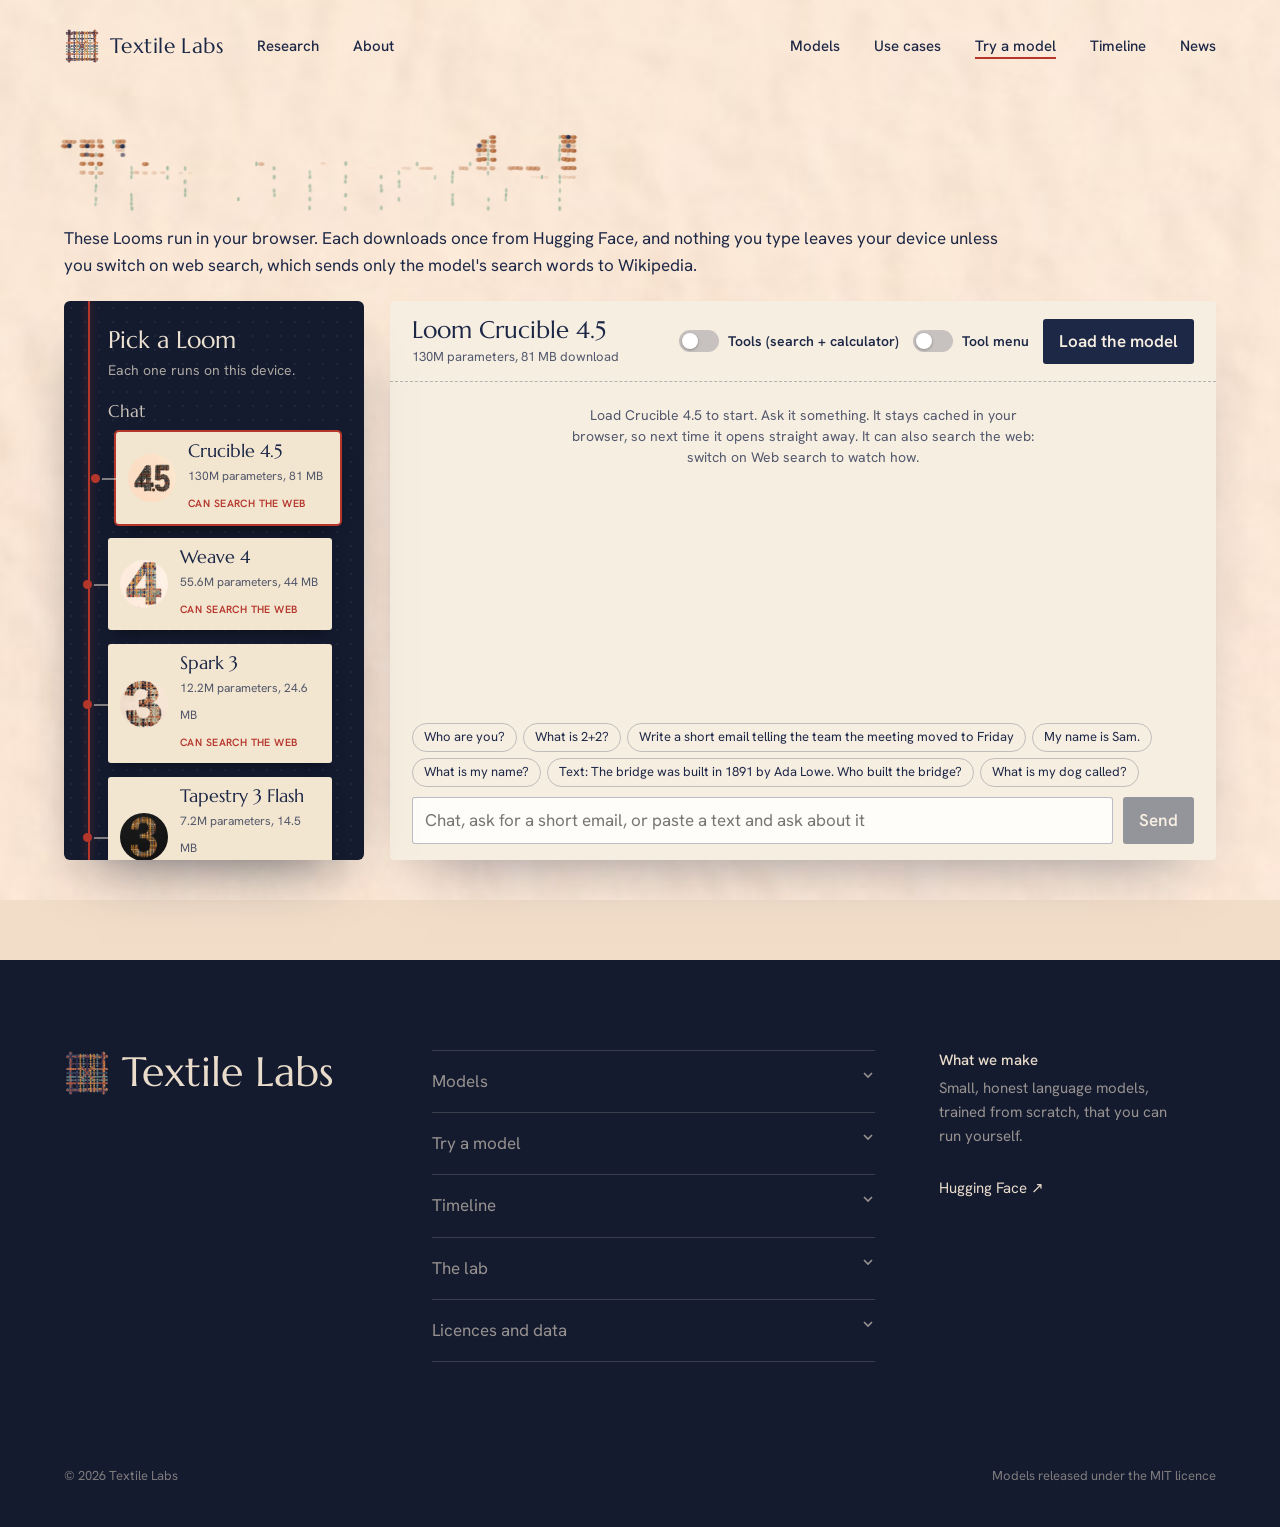
<file: try.html>
<!DOCTYPE html>
<html lang="en">
<head>
<meta charset="utf-8"><meta name="viewport" content="width=device-width,initial-scale=1">
<title>Try a small language model in your browser · Textile Labs</title>
<meta name="description" content="Chat with a small language model running entirely in your browser, no install and no account. Try Crucible 4.5, Weave 4, Spark 3, Router 1, Atom and more, with or without web search.">
<link rel="preconnect" href="https://fonts.googleapis.com">
<link href="https://fonts.googleapis.com/css2?family=Fraunces:opsz,wght,SOFT@144,900,100&family=Marcellus&family=Hanken+Grotesk:wght@400;500;600&display=swap" rel="stylesheet">
<link rel="stylesheet" href="site.css">
<link rel="icon" href="favicon.png" type="image/png">
<link rel="apple-touch-icon" href="mark-large.png">
<link rel="canonical" href="https://textilelabs.github.io/try.html">
<meta name="robots" content="index,follow">
<meta name="theme-color" content="#F2DDC9">
<meta property="og:type" content="website">
<meta property="og:site_name" content="Textile Labs">
<meta property="og:title" content="Try a small language model in your browser · Textile Labs">
<meta property="og:description" content="Chat with a small language model running entirely in your browser, no install and no account. Try Crucible 4.5, Weave 4, Spark 3, Router 1, Atom and more, with or without web search.">
<meta property="og:url" content="https://textilelabs.github.io/try.html">
<meta property="og:image" content="https://textilelabs.github.io/og-image.jpg">
<meta property="og:image:width" content="1200">
<meta property="og:image:height" content="630">
<meta property="og:image:alt" content="The Textile Labs logo, a hand-painted woven square, beside the words Textile Labs">
<meta name="twitter:card" content="summary_large_image">
<meta name="twitter:title" content="Try a small language model in your browser · Textile Labs">
<meta name="twitter:description" content="Chat with a small language model running entirely in your browser, no install and no account. Try Crucible 4.5, Weave 4, Spark 3, Router 1, Atom and more, with or without web search.">
<meta name="twitter:image" content="https://textilelabs.github.io/og-image.jpg">
<style>
/* this page is a tool: a shorter header, and the whole workbench fits the window */
.pageHead{padding:34px 5vw 6px;max-width:none}
.pageHead .titleCanvas{margin-bottom:10px}
.pageHead h1{font-size:clamp(48px,5.4vw,80px);margin:0 0 10px}
.pageHead p{font-size:17px;max-width:95ch}
.tryGrid{display:grid;grid-template-columns:300px minmax(0,1fr);gap:26px;padding:16px 5vw 40px;height:var(--fit,calc(100vh - 40px));min-height:380px;box-sizing:content-box}
/* the side panel: a rack with a red thread, each Loom a tag hanging from it. Only the tags scroll. */
.rack{position:relative;background:var(--night);color:#EDE2D2;border-radius:6px;box-shadow:0 30px 60px -34px rgba(20,27,47,.8);overflow:hidden;min-height:0}
.rack::before{content:"";position:absolute;inset:0;background:radial-gradient(rgba(255,255,255,.05) 1px,transparent 1.5px) 0 0/14px 14px;pointer-events:none}
.rack::after{content:"";position:absolute;left:24px;top:0;bottom:0;width:2px;background:var(--thread);box-shadow:0 0 8px rgba(181,55,44,.6);pointer-events:none}
.rackScroll{position:relative;height:100%;overflow-y:auto;padding:24px 22px 22px 44px;box-sizing:border-box;scrollbar-width:thin;scrollbar-color:rgba(237,226,210,.3) transparent}
.rack h2{position:relative;font:400 24px var(--serif);margin:0 0 4px}
.rack .sub{position:relative;font-size:14px;opacity:.7;margin:0 0 18px}
.tagBtn{position:relative;display:grid;grid-template-columns:48px 1fr;gap:12px;align-items:center;width:calc(100% - 10px);margin:0 0 14px;padding:9px 12px;border:0;border-radius:3px;cursor:pointer;text-align:left;
  background:#F3E6D1;color:var(--ink);box-shadow:0 8px 14px -8px rgba(0,0,0,.6);transform-origin:-20px 50%;transition:transform .45s cubic-bezier(.2,.8,.2,1.2),box-shadow .3s}
.tagBtn::before{content:"";position:absolute;left:-22px;top:50%;width:22px;height:2px;background:rgba(237,226,210,.5)}
.tagBtn::after{content:"";position:absolute;left:-25px;top:calc(50% - 4px);width:9px;height:9px;border-radius:50%;background:var(--thread);box-shadow:0 0 0 2px var(--night)}
.tagBtn canvas,.tagBtn .lg{width:48px;height:48px;border-radius:50%;display:block;object-fit:cover;background:#FBF5EA}
.tagBtn b{display:block;font:400 18px/1.1 var(--serif)}.tagBtn small{font-size:12px;opacity:.75}
.tagBtn .net{display:inline-block;margin-top:3px;font:600 10.5px var(--sans);letter-spacing:.04em;color:var(--thread)}
.tagBtn:hover{transform:rotate(-1.5deg) translateX(4px)}
.tagBtn[aria-pressed=true]{transform:translateX(8px);box-shadow:0 0 0 2px var(--thread),0 12px 20px -10px rgba(0,0,0,.7)}
.rack .group{position:relative;font:400 17px var(--serif);margin:16px 0 10px;opacity:.85}
.rack .groupNote{position:relative;font-size:13px;opacity:.65;margin:-6px 0 12px}
.rack .fine{position:relative;font-size:13px;line-height:1.5;opacity:.7;margin:8px 0 0}
.rack .fine a{border-bottom:1px solid rgba(237,226,210,.5)}
/* the chat: header, log (the only part that scrolls) and the composer */
.chat{background:var(--card);border-radius:4px;box-shadow:0 30px 60px -36px rgba(29,40,71,.55);display:grid;grid-template-rows:auto auto minmax(0,1fr) auto;min-height:0}
.chatHead{display:flex;justify-content:space-between;align-items:center;gap:16px;padding:14px 22px;border-bottom:1px dashed rgba(29,40,71,.3)}
.chatHead b{font:400 24px var(--serif)}.chatHead small{display:block;font-size:13px;opacity:.75}
.headBtns{display:flex;align-items:center;gap:14px;flex-wrap:wrap;justify-content:flex-end}
.btn{border:0;background:var(--ink);color:#F7EEE2;border-radius:3px;padding:9px 16px;font-weight:600;cursor:pointer}
.btn.quiet{background:transparent;color:var(--ink);box-shadow:inset 0 0 0 1.5px rgba(29,40,71,.35)}
.btn:disabled{opacity:.45;cursor:default}
/* the web-search switch */
.netSw{position:relative;display:flex;align-items:center;gap:9px;font-weight:600;font-size:14px;cursor:pointer;user-select:none}
.netSw[hidden]{display:none}
.netSw input{position:absolute;opacity:0;width:1px;height:1px}
.netSw .track{position:relative;width:40px;height:22px;border-radius:11px;background:rgba(29,40,71,.22);transition:background .25s}
.netSw .track::after{content:"";position:absolute;left:3px;top:3px;width:16px;height:16px;border-radius:50%;background:#fff;box-shadow:0 1px 3px rgba(0,0,0,.3);transition:transform .3s cubic-bezier(.2,.8,.2,1.2)}
.netSw input:checked + .track{background:var(--thread)}
.netSw input:checked + .track::after{transform:translateX(18px)}
.netSw input:focus-visible + .track{outline:2px solid var(--ink);outline-offset:2px}
.progress{height:3px;background:rgba(29,40,71,.1);position:relative;overflow:hidden;visibility:hidden}
.progress i{position:absolute;left:0;top:0;bottom:0;width:0;background:var(--thread);transition:width .2s}
.log{padding:20px 22px;display:flex;flex-direction:column;gap:14px;overflow:auto;min-height:0}
.msg{max-width:78%;line-height:1.5;white-space:pre-wrap}
.msg.u{align-self:flex-end;background:#E9D9C3;padding:9px 14px;border-radius:12px 12px 2px 12px}
.msg.m{align-self:flex-start;border-left:2px solid var(--thread);padding-left:14px}
.msg.m .think{display:block;font-size:13px;opacity:.6;margin-bottom:4px}
.msg.sys{align-self:center;font-size:14px;opacity:.75;text-align:center;max-width:58ch}
.msg.verdict{align-self:flex-start;background:#FFFDF8;border:1.5px solid rgba(29,40,71,.2);border-left:4px solid var(--thread);border-radius:3px;padding:10px 16px;max-width:90%}
.msg.verdict b{display:block;font:400 26px/1.1 var(--serif)}
.msg.verdict code{font:12px ui-monospace,Menlo,monospace;opacity:.6}
.msg.verdict span{display:block;font-size:14px;opacity:.85;margin-top:2px}
/* what the harness did, shown between the question and the answer */
.msg.step{align-self:flex-start;white-space:normal;max-width:86%;font-size:14px;background:#F3E9DA;border:1px dashed rgba(29,40,71,.3);border-radius:3px;padding:10px 14px}
.msg.step code{display:inline-block;font:12.5px ui-monospace,Menlo,monospace;background:#fff;border-radius:3px;padding:1px 6px;margin:0 0 6px}
.msg.step .st{display:block;font-weight:600;font-size:12px;letter-spacing:.04em;opacity:.7;margin:0 0 4px}
.msg.step q{display:block;font-style:italic;margin:6px 0 4px}
.msg.step a{border-bottom:1.5px solid var(--thread)}
.msg.step.fail{border-color:var(--thread)}
.menuBox{margin:10px 22px 0;padding:10px 12px;border:1px dashed rgba(29,40,71,.35);border-radius:3px;background:#FBF4EA}
.menuBox b{display:block;font-size:13px;margin:0 0 6px}
.menuBox textarea{width:100%;box-sizing:border-box;font:12.5px/1.5 ui-monospace,Menlo,monospace;border:1px solid rgba(29,40,71,.25);border-radius:3px;padding:6px 8px;background:#fff;resize:vertical;min-height:96px}
.menuBox small{display:block;opacity:.7;margin-top:4px}
.msg.pick{align-self:flex-start;max-width:86%;background:#fff;border:2px solid var(--sage);border-radius:3px;padding:10px 14px;white-space:normal}
.msg.pick b{display:block;font-size:18px;margin:2px 0}
.examples{display:flex;flex-wrap:wrap;gap:6px;padding:10px 22px 0}
.examples button{border:1px solid rgba(29,40,71,.25);background:transparent;border-radius:999px;padding:3px 11px;font-size:13px;cursor:pointer}
.examples button:hover{background:#fff}
form.ask{display:flex;gap:10px;padding:10px 22px 16px}
form.ask textarea{flex:1;resize:none;font:inherit;border:1.5px solid rgba(29,40,71,.3);border-radius:3px;padding:9px 12px;background:#FFFDF9;min-height:44px;max-height:120px}
.vh{position:absolute;width:1px;height:1px;overflow:hidden;clip:rect(0 0 0 0)}
@media (max-height:860px) and (min-width:861px){.pageHead{padding-top:16px}.pageHead h1{font-size:46px;margin:0 0 6px}.pageHead p{font-size:15px}}
@media (max-width:860px){
  .tryGrid{grid-template-columns:1fr;height:auto}
  .rack{max-height:300px}
  .chat{height:78vh;min-height:480px}
  .chatHead{flex-wrap:wrap}
  .msg,.msg.step{max-width:94%}
}
</style>
</head>
<body data-page="try">
<div data-nav></div>
<main id="main">
<header class="pageHead"><h1 data-title data-compact data-style="spark">Try a model</h1><p>These Looms run in your browser. Each downloads once from Hugging Face, and nothing you type leaves your device unless you switch on web search, which sends only the model's search words to Wikipedia.</p></header>
<div class="tryGrid" id="grid">
  <aside class="rack" aria-label="Choose a model"><div class="rackScroll"><h2>Pick a Loom</h2><p class="sub">Each one runs on this device.</p>
    <h3 class="group">Chat</h3><div id="optsChat"></div>
    <h3 class="group">Decisions</h3><p class="groupNote">These answer with one label, for use inside an app.</p><div id="optsDec"></div>
    <p class="fine">These are small models. They know few facts, they get things wrong, and they are built to say so when they can't know. Every Loom can also run on your computer: see its label on the <a href="models.html">models page</a>, or find the right one on <a href="use-cases.html">use cases</a>.</p></div></aside>
  <section class="chat" aria-label="Chat">
    <div class="chatHead"><div><b id="cName"></b><small id="cInfo"></small></div>
      <div class="headBtns"><label class="netSw" id="netWrap" hidden title="Lets the model look things up on Wikipedia, the same way harness.py does"><input type="checkbox" id="net"><span class="track" aria-hidden="true"></span><span id="netLabel">Web search</span></label><label class="netSw" id="menuWrap" hidden title="Give it your app's list of actions; it quotes the line that fits and this page picks the tool, like pick_tool() in harness.py"><input type="checkbox" id="menuOn"><span class="track" aria-hidden="true"></span><span>Tool menu</span></label><button class="btn" id="loadBtn">Load the model</button></div></div>
    <div class="progress" id="prog" aria-hidden="true"><i></i></div>
    <div class="log" id="log" aria-live="polite"></div>
    <div><div class="menuBox" id="menuBox" hidden><b>Your app's tools, one per line: name(arguments): what it does</b><textarea id="menuText" spellcheck="false">set_heating(temperature): set the heating to a temperature in degrees C
lock_door(): lock the front door
dim_lights(room, level): set the lights in a room to a brightness
add_to_list(item): add something to the shopping list
start_timer(minutes): start a countdown timer
send_message(person, text): send someone a text message</textarea><small>Type a request below. The model quotes the line that fits; this page matches that line to its tool, exactly like pick_tool() in the harness.</small></div>
    <div class="examples" id="examples"></div>
      <form class="ask" id="ask"><label class="vh" for="q">Your message</label><textarea id="q" rows="1" placeholder="Ask something" disabled></textarea><button class="btn" id="send" disabled>Send</button><button type="button" class="btn quiet" id="stop" hidden>Stop</button></form></div>
  </section>
</div>
</main>
<div data-footer></div>
<script src="data.js"></script><script src="painter.js"></script><script src="chrome.js"></script>
<script type="module">
const WL='https://cdn.jsdelivr.net/npm/@wllama/wllama@3.8.1';
const order=['crucible-4-5','weave-4','spark-3','tapestry-3-flash','swift-mini-2','planck-1-2m','swift-micro-2','router-1','atom'];
// Which Looms were trained to write <lookup> calls, and which harness.py their repo ships:
//  finder  = the Weave 4 / Spark 3 / Swift 2 harness (searches the query and the subject, hands back ONE sentence)
//  summary = the Tapestry 3 Flash harness (top hit's summary, first two sentences)
//  tools   = the Swift 2 / Planck harness also runs <tool>calc ...</tool> and <tool>date ...</tool>
const NET={'crucible-4-5':{kind:'finder',tools:true,memory:true,menu:true},'weave-4':{kind:'finder'},'spark-3':{kind:'finder'},'tapestry-3-flash':{kind:'summary'},
  'swift-mini-2':{kind:'finder',tools:true},'swift-micro-2':{kind:'finder',tools:true},'planck-1-2m':{kind:'finder',tools:true}};
const demos=TLDATA.all().filter(m=>m.demo).sort((x,y)=>order.indexOf(x.slug)-order.indexOf(y.slug));
const params=new URLSearchParams(location.search);
let cur=TLDATA.bySlug(params.get('model')); if(!cur||!cur.demo) cur=demos.find(m=>m.slug==='crucible-4-5')||demos[0];
const $=id=>document.getElementById(id), menuOn=document.getElementById('menuOn'), log=$('log'), q=$('q'), send=$('send'), stop=$('stop'), loadBtn=$('loadBtn'), prog=$('prog'), net=$('net');
let wllama=null, loaded=null, history=[], abort=null;
if(params.get('search')==='on') net.checked=true;

/* ---------- fit the workbench to the window: only the model list and the conversation scroll ---------- */
// if the space under the header is too short, the workbench takes the whole window and scrolls into view when used
let tall=false;
function fit(){ const g=$('grid'); if(innerWidth<=860){ g.style.removeProperty('--fit'); tall=false; return; }
  const top=g.getBoundingClientRect().top+scrollY, avail=innerHeight-top-56; tall=avail<360;
  g.style.setProperty('--fit',(tall?innerHeight-48:avail)+'px'); }
const into=()=>{ if(tall){ const g=$('grid'); scrollTo({top:g.getBoundingClientRect().top+scrollY-16,behavior:'smooth'}); } };
addEventListener('resize',fit); fit(); setTimeout(fit,400); setTimeout(fit,1500); document.fonts&&document.fonts.ready.then(fit);

const ROUTES={search:['Search','Look it up on the web'],calc:['Calculator','Work out a sum'],time:['Time','Check the time or date'],weather:['Weather','Check the weather'],calendar:['Calendar','Look at or change the calendar'],
  reminder:['Reminder','Set a reminder'],email:['Email','Read or send email'],notes:['Notes','Save or find a note'],maps:['Maps','Find a place or directions'],translate:['Translate','Translate some text'],convert:['Convert','Convert units or currency'],
  define:['Define','Look up a word'],music:['Music','Play or find music'],answer:['Answer','No tool needed: just answer'],clarify:['Clarify','Ambiguous: ask what you meant'],unknowable:['Unknowable','Only you would know this; no tool can help'],refuse:['Refuse','This shouldn\'t be done']};
const EX={chat:['Who are you?','What can\'t you do?','Text: The bridge was built in 1891 by Ada Lowe. Who built the bridge?','What is my mother\'s name?'],
  net:['What is the capital of Peru?','Who wrote Dracula?','What is the chemical symbol for gold?','When did the Titanic sink?'],
  tools:['What is 15% of 840?','What day is it in 20 days?'],
  crucible:['Who are you?','What is 2+2?','Write a short email telling the team the meeting moved to Friday','My name is Sam.','What is my name?','Text: The bridge was built in 1891 by Ada Lowe. Who built the bridge?','What is my dog called?'],
  crucibleTools:['What is 15% of 1150?','Work out 482 times 539','Who wrote Dracula?','Where is Lisbon?','What can you do?'],
  menu:['Put the heating up to 21','Add eggs to the shopping list','Text Sam that I am running late','Turn the kitchen lights down to 30','Start a 12 minute timer','Book me a haircut'],
  route:['remind me to call mum at 6','whats the weather in leeds tomorrow','play some jazz','whats my sisters name','convert 30 miles to km'],
  gate:['whats the weather in leeds','who are you','convert 30 miles to km','i had a rough day']};
const mode=m=>m.demoMode||'chat';
const searching=()=>!!(loaded&&NET[loaded.slug]&&net.checked&&mode(loaded)==='chat');
const size=m=>m.demoMB<1?Math.round(m.demoMB*1000)+' KB':m.demoMB+' MB';
const esc=s=>String(s).replace(/&/g,'&amp;').replace(/</g,'&lt;').replace(/>/g,'&gt;');
demos.forEach(m=>{ const b=document.createElement('button'); b.className='tagBtn'; b.dataset.slug=m.slug;
  b.innerHTML=(m.logo?'<img class="lg" src="'+m.logo+'" alt="">':'<canvas></canvas>')+'<span><b>'+m.name+'</b><small>'+m.size+' parameters, '+size(m)+'</small>'+(NET[m.slug]?'<br><span class="net">CAN SEARCH THE WEB</span>':'')+'</span>';
  $(mode(m)==='chat'?'optsChat':'optsDec').appendChild(b);
  if(!m.logo) requestAnimationFrame(()=>TL.paintSwatch(b.querySelector('canvas'),{mix:TLDATA.MIX[m.line],cell:9,seed:m.name.length*7,ground:'#F1DFCB',w:48,h:48}));
  b.onclick=()=>{ select(m); into(); }; });
const isMenu=()=>!!(loaded&&NET[loaded.slug]&&NET[loaded.slug].menu&&menuOn.checked);
function examples(m){ let ex=EX[mode(m)]; const sp=NET[m.slug]||{};
  if(sp.menu&&menuOn.checked) ex=EX.menu;
  else if(sp.memory) ex=net.checked?EX.crucibleTools:EX.crucible;
  else if(mode(m)==='chat'&&NET[m.slug]&&net.checked) ex=EX.net.concat(sp.tools?EX.tools:[]);
  $('examples').innerHTML=ex.map(e=>'<button type="button">'+esc(e)+'</button>').join('');
  $('examples').querySelectorAll('button').forEach((b,i)=>b.onclick=()=>{ q.value=ex[i]; if(!q.disabled) q.focus(); }); }
function add(cls,text){ const d=document.createElement('div'); d.className='msg '+cls; d.textContent=text; log.appendChild(d); log.scrollTop=log.scrollHeight; return d; }
function setReady(on){ q.disabled=!on; send.disabled=!on; }
const intro={chat:'Ask it something.',route:'Type a request. Router 1 answers with one label: the tool that should handle it.',gate:'Type a request. Atom answers one question: does this need a tool?'};
const netNote2='Tools are on: it can search Wikipedia and use a calculator, and you will see each step the harness takes. Each question is asked fresh (it is more reliable that way); switch tools off to chat with memory. Only search words leave your device.';
const netNote='Web search is on. When the model decides it needs to look something up, it writes a search; this page runs it on Wikipedia and hands back a short passage, exactly as the harness.py in its repo does. You will see each step. Only the search words leave your device, and each question is asked fresh.';
function placeholder(m){ if((NET[m.slug]||{}).menu&&menuOn.checked){ q.placeholder='Type a request for your app, like "put the heating up to 21"'; return; }
  if((NET[m.slug]||{}).memory){ q.placeholder=net.checked?'Ask a question or a sum, like "what is 15% of 1150?"':'Chat, ask for a short email, or paste a text and ask about it'; return; }
  q.placeholder=mode(m)!=='chat'?'Type a request, like "remind me to call mum at 6"':(NET[m.slug]&&net.checked?'Ask a factual question, like "who wrote Dracula?"':'Ask something, or paste a short text and ask about it'); }
function select(m){ cur=m; document.querySelectorAll('.tagBtn').forEach(b=>b.setAttribute('aria-pressed',String(b.dataset.slug===m.slug)));
  $('cName').textContent='Loom '+m.name; $('cInfo').textContent=m.size+' parameters, '+size(m)+' download';
  $('netWrap').hidden=!NET[m.slug]; const sp=NET[m.slug]||{}; $('menuWrap').hidden=!sp.menu; if(!sp.menu) menuOn.checked=false; $('menuBox').hidden=!(sp.menu&&menuOn.checked);
  $('netLabel').textContent=sp.memory?'Tools (search + calculator)':'Web search'; placeholder(m);
  history=[]; log.innerHTML=''; examples(m);
  if(loaded===m){ loadBtn.hidden=true; setReady(true); add('sys','Ready. '+intro[mode(m)]); if(searching()) add('sys',netNote); }
  else { loadBtn.hidden=false; loadBtn.disabled=false; loadBtn.textContent='Load the model'; setReady(false); add('sys','Load '+m.name+' to start. '+intro[mode(m)]+' It stays cached in your browser, so next time it opens straight away.'+(NET[m.slug]?' It can also search the web: switch on Web search to watch how.':'')); }
  syncUrl(); }
function syncUrl(){ try{ const u=new URL(location); u.searchParams.set('model',cur.slug); if(NET[cur.slug]&&net.checked) u.searchParams.set('search','on'); else u.searchParams.delete('search'); window.history.replaceState(null,'',u); }catch(_){} }
menuOn.onchange=()=>{ $('menuBox').hidden=!menuOn.checked; examples(cur); placeholder(cur);
  if(loaded===cur) add('sys',menuOn.checked?'Tool menu is on. Edit the list above, then type a request: the model quotes the line that fits and the page picks that tool. Nothing is actually run.':'Tool menu is off.'); };
net.onchange=()=>{ examples(cur); placeholder(cur); syncUrl(); history=[];                       // a fresh conversation: old chat must never look like a search result
  if(loaded===cur) add('sys',net.checked?((NET[cur.slug]||{}).memory?netNote2:netNote):'Tools are off. New conversation; everything stays on your device.'); };
async function load(){
  loadBtn.disabled=true; loadBtn.textContent='Loading…'; prog.style.visibility='visible'; prog.firstChild.style.width='0';
  try{
    const {Wllama}=await import(WL+'/esm/index.js');
    if(wllama){ try{ await wllama.exit(); }catch(_){} }
    wllama=new Wllama({default:WL+'/src/wasm/wllama.wasm'},{suppressNativeLog:true});
    await wllama.loadModelFromHF({repo:'textilelabs/'+cur.hf,file:cur.demo},{n_ctx:mode(cur)==='chat'?2048:256,progressCallback:({loaded:l,total:t})=>{ prog.firstChild.style.width=(t?100*l/t:0)+'%'; }});
    loaded=cur; loadBtn.hidden=true; prog.style.visibility='hidden'; setReady(true); log.innerHTML=''; add('sys','Ready. '+cur.name+' is running on your device. '+intro[mode(cur)]+((NET[cur.slug]||{}).memory&&!net.checked?' It remembers this conversation.':'')); if(searching()) add('sys',(NET[cur.slug]||{}).memory?netNote2:netNote); q.focus();
  }catch(e){ console.error(e); prog.style.visibility='hidden'; loadBtn.disabled=false; loadBtn.textContent='Try again';
    add('sys','The model could not load: '+(e&&e.message?e.message:'unknown error')+'. Check your connection and try again, or use a desktop browser.'); }
}
loadBtn.onclick=()=>{ into(); load(); };

/* ---------- the model ---------- */
// the Loom chat format, exactly as trained (the same template that is built into the GGUF files)
function chatPrompt(){ let s='<tools:off>\n'; for(const t of history){ s+= t.role==='user' ? '<user>\n'+t.content+'\n<|eot|>\n' : '<loom>\n'+t.content+'<|eot|>\n'; } return s+'<loom>\n'; }
function render(el,raw){ const m=raw.match(/^<think>([\s\S]*?)(<\/think>|$)\s*([\s\S]*)$/); el.textContent=''; if(m){ const th=document.createElement('span'); th.className='think'; th.textContent='Thinking: '+m[1].trim(); el.appendChild(th); el.appendChild(document.createTextNode(m[3])); } else el.textContent=raw; }
const STOPS=['<|eot|>','\n<user>','<user>','<result>','<output>'];
const cut=s=>{ let i=s.length; for(const t of STOPS){ const k=s.indexOf(t); if(k>=0&&k<i) i=k; } return s.slice(0,i); };
// generate until a stop marker; `show` streams the visible text into a bubble (null keeps it hidden)
async function generate(prompt,max,show,extraStop){
  let raw=''; abort=new AbortController();
  try{ await wllama.createCompletion({prompt,max_tokens:max,temperature:0,stream:true,abortSignal:abort.signal,onData:ch=>{
      raw+=(ch.choices&&ch.choices[0]&&(ch.choices[0].text??''))||'';
      if(show){ render(show,cut(raw)); log.scrollTop=log.scrollHeight; }
      if(STOPS.some(t=>raw.includes(t))||(extraStop&&extraStop.test(raw))) abort.abort(); }}); }
  catch(err){ if(!err||err.name!=='AbortError') throw err; }
  return cut(raw).trim();
}
async function decide(text){ // Router and Atom: one token, shown as a label
  let raw=''; const ac=new AbortController();
  try{ await wllama.createCompletion({prompt:'<user>\n'+text+'\n<|eot|>\n<loom>\n',max_tokens:2,temperature:0,stream:true,abortSignal:ac.signal,onData:ch=>{ raw+=(ch.choices&&ch.choices[0]&&ch.choices[0].text)||''; if(/<[^>]+>/.test(raw)) ac.abort(); }}); }catch(e){ if(e.name!=='AbortError') throw e; }
  const tok=(raw.match(/<[^>]+>/)||[raw.trim()])[0]; const d=document.createElement('div'); d.className='msg verdict';
  if(mode(loaded)==='route'){ const r=(tok.match(/route:(\w+)/)||[])[1]; const R=ROUTES[r]||[tok||'No answer','']; d.innerHTML='<code>'+esc(tok)+'</code><b>'+R[0]+'</b><span>'+R[1]+'</span>'; }
  else { const yes=tok.includes('tool'); d.innerHTML='<code>'+esc(tok)+'</code><b>'+(yes?'Needs a tool':'No tool needed')+'</b><span>'+(yes?'Hand it to something that picks the tool, like Router 1.':'Answer it directly; no search or tool call.')+'</span>'; }
  log.appendChild(d); log.scrollTop=log.scrollHeight;
}
function step(html,fail){ const d=document.createElement('div'); d.className='msg step'+(fail?' fail':''); d.innerHTML=html; log.appendChild(d); log.scrollTop=log.scrollHeight; return d; }

/* ---------- the harness, ported line for line from the harness.py in each repo ---------- */
const API='https://en.wikipedia.org/w/api.php?', wcache=new Map(), sleep=ms=>new Promise(r=>setTimeout(r,ms));
async function wget(url){ if(wcache.has(url)) return wcache.get(url);
  for(let a=0;a<3;a++){ const r=await fetch(url,{headers:{'Api-User-Agent':'LoomTryPage/1.0 (https://textilelabs.github.io)'}});
    if(r.ok){ const j=await r.json(); wcache.set(url,j); return j; }
    if([429,502,503,504].includes(r.status)){ await sleep(1500*(a+1)); continue; } throw new Error('Wikipedia returned '+r.status); }
  throw new Error('Wikipedia is busy, try again'); }
const wq=p=>wget(API+new URLSearchParams({...p,format:'json',origin:'*'}));
const wsearch=async(s,n)=>(((await wq({action:'query',list:'search',srsearch:s,srlimit:n})).query||{}).search||[]).map(h=>h.title);
async function wextract(title,intro){ const p={action:'query',prop:'extracts',explaintext:1,titles:title,redirects:1}; if(intro) p.exintro=1;
  const pages=((await wq(p)).query||{}).pages||{}; return (Object.values(pages)[0]||{}).extract||''; }
const SENT=/(?<=[.!?])\s+(?=[A-Z0-9])/, PAREN=/\s*\([^()]*\)/g, HEADING=/^\s*=+[^=]+=+\s*$/gm;
const STOPW=new Set(('what whats who whos whom whose when where which why how is are was were be the a an of in on to for does did do by from with as at and or that this it its there tell me please can you many much').split(' '));
const ATTR=new Set(('capital city height tall high elevation population largest biggest smallest longest shortest tallest highest deepest first last symbol chemical language languages spoken legs year date end ended sink sank invented inventor discovered discovery developed wrote written author painted painter president founded born died age old size area distance speed').split(' '));
const JUNK=/^(lists? of|outline of|index of|timeline of)\b|\((film|album|song|band|novel|play|tv series|musical|opera|video game|book|composition|poem)\)|\bdisambiguation\b/i;
const keywords=t=>(t.toLowerCase().match(/[\p{L}\p{N}]+/gu)||[]).filter(w=>!STOPW.has(w));
const subject=qq=>{ const kw=keywords(qq); return kw.filter(k=>!ATTR.has(k)).join(' ')||kw.join(' '); };
function clean(t){ let prev=null; while(prev!==t){ prev=t; t=t.replace(PAREN,''); } return t.replaceAll(' ,',',').replace(/\s+/g,' ').trim(); }
function hard(qq,s){ let b=0;
  if(/\b(how tall|how high|height|elevation)\b/.test(qq)) b+=/\d[\d,.]*\s*(m|metres|meters|ft|feet|km)\b/.test(s)?2:0;
  if(/\b(when|what year|which year|what date)\b/.test(qq)) b+=/\b(1\d{3}|20\d{2})\b/.test(s)?2:0;
  if(/\b(how many|how much|population|number of)\b/.test(qq)) b+=/\d/.test(s)?1.5:0;
  if(/\bwho\b/.test(qq)) b+=/\b[A-Z][a-z]+ [A-Z][a-z]+/.test(s)?1.5:0;
  if(/\bsymbol\b/.test(qq)) b+=/\bsymbol\b/i.test(s)?2:0;
  if(/\bcapital\b/.test(qq)) b+=/\bcapital\b/i.test(s)?2:0;
  return b; }
function kind(qq,s){ let b=hard(qq,s); const sl=s.toLowerCase();
  if(/\b(how tall|how high|height|elevation)\b/.test(qq)) b+=/\b(summit|elevation|height|above sea level|highest|stands)\b/.test(sl)?1.5:-0.5;
  if(/\b(end|ended|finish|finished)\b/.test(qq)) b+=/\b(ended|end of|surrender|surrendered|concluded|finished)\b/.test(sl)?1.5:-0.5;
  if(/\bpopulation\b/.test(qq)) b+=/\d{1,3}(,\d{3})+|\d+(\.\d+)?\s*(million|billion)/.test(s)?2:-1;
  if(/\b(invent|invented|inventor|discovered|wrote|painted|composed|founded)\b/.test(qq)) b+=/\b[A-Z][a-z]+ (?:[A-Z][a-z]+ )?[A-Z][a-z]+\b/.test(s)?1:0;
  return b; }
async function findSentence(query,question){ // one sentence most likely to hold the answer, and the article it came from
  const qq=question.toLowerCase(), subj=subject(question), pool=new Map(), ql=query.trim().toLowerCase();
  for(const tq of [...new Set([query.trim(),subj,keywords(question).join(' ')].filter(Boolean))]){
    (await wsearch(tq,3)).forEach((t,rank)=>{ const tl=t.toLowerCase();
      let s=(tl===subj||tl===ql)?4:(subj&&tl.startsWith(subj))?2:0; s+=JUNK.test(t)?-4:0;
      pool.set(t,Math.max(pool.has(t)?pool.get(t):-1e9,s-0.3*rank)); }); }
  const qk=[...new Set(keywords(question).concat(keywords(query)))];
  const top=[...pool.entries()].sort((a,b)=>b[1]-a[1]).slice(0,3);
  const typed=/\b(how tall|how high|height|elevation|when|what year|which year|how many|how much|population|who|symbol|capital)\b/.test(qq);
  let best=[-1e9,'',''];
  for(const intro of [true,false]){ let foundKind=false;
    for(const [title,ps] of top){ const raw=await wextract(title,intro); if(/\b(may|can) refer to\b/.test(raw.slice(0,400))) continue;
      const sents=clean(raw.replace(HEADING,' ')).split(SENT).map(s=>s.trim()).filter(s=>s.length>20&&s.length<600);
      sents.slice(0,intro?14:90).forEach((s,i)=>{ const sl=s.toLowerCase(); const sc=ps+qk.filter(k=>sl.includes(k)).length+kind(qq,s)+(i<3?0.5:0);
        if(sc>best[0]){ best=[sc,s,title]; foundKind=hard(qq,s)>0; } }); }
    if(best[1]&&(!typed||foundKind)) break; }
  return {text:best[1],source:best[2]}; }
async function findSummary(query){ // Tapestry 3 Flash: the top hit's summary, first two sentences
  const t=await wsearch(query,1); if(!t.length) return {text:'',source:''};
  const j=await wget('https://en.wikipedia.org/api/rest_v1/page/summary/'+encodeURIComponent(t[0]));
  return {text:(j.extract||'').split(/(?<=[.!?])\s+/).slice(0,2).join(' ').trim(),source:t[0]}; }
function fitResult(t){ const cap=Math.floor(1200*3.3); if(t.length<=cap) return t; let o=''; for(const s of t.split(/(?<=[.!?]) +/)){ if(o.length+s.length+1>cap) break; o=(o+' '+s).trim(); } return o||t.slice(0,cap); }
// calculator + date, matching the functions the Swift 2 / Planck models were trained against
function calcEval(expr){ const tk=expr.match(/\d+\.?\d*|\.\d+|\*\*|[-+*/%()]|\S/g)||[]; let i=0;
  const peek=()=>tk[i], next=()=>tk[i++];
  const num=()=>{ const t=next(); if(t==='('){ const v=add(); if(next()!==')') throw 0; return v; } if(t!==undefined&&/^[\d.]+$/.test(t)) return parseFloat(t); throw 0; };
  const pow=()=>{ const b=num(); if(peek()==='**'){ next(); const e=unary(); if(Math.abs(e)>12) throw 0; return Math.pow(b,e); } return b; };
  const unary=()=>{ if(peek()==='-'){ next(); return -unary(); } if(peek()==='+'){ next(); return unary(); } return pow(); };
  const mul=()=>{ let v=unary(); while(['*','/','%'].includes(peek())){ const o=next(), r=unary(); if(o!=='*'&&r===0) throw 0; v=o==='*'?v*r:o==='/'?v/r:((v%r)+r)%r; } return v; };
  const add=()=>{ let v=mul(); while(peek()==='+'||peek()==='-'){ const o=next(), r=mul(); v=o==='+'?v+r:v-r; } return v; };
  const v=add(); if(i!==tk.length||!isFinite(v)) throw 0; return Number.isInteger(v)?String(v):String(Number(v.toPrecision(6))); }
const safeCalc=e=>{ try{ return calcEval(e); }catch(_){ return 'error'; } };
function safeDate(cmd){ try{ cmd=cmd.trim(); const DAY=['Sunday','Monday','Tuesday','Wednesday','Thursday','Friday','Saturday'];
    const iso=d=>d.getFullYear()+'-'+String(d.getMonth()+1).padStart(2,'0')+'-'+String(d.getDate()).padStart(2,'0');
    const now=new Date(); now.setHours(12,0,0,0); let m;
    if(cmd==='today') return iso(now)+' ('+DAY[now.getDay()]+')';
    if((m=cmd.match(/^([+-])(\d+)d$/))){ const d=new Date(now); d.setDate(d.getDate()+(m[1]==='+'?1:-1)*parseInt(m[2],10)); return iso(d)+' ('+DAY[d.getDay()]+')'; }
    if((m=cmd.match(/^(\d{4}-\d{2}-\d{2}) to (\d{4}-\d{2}-\d{2})$/))){ const a=Date.parse(m[1]), b=Date.parse(m[2]); if(isNaN(a)||isNaN(b)) return 'error'; return Math.round(Math.abs(b-a)/864e5)+' days'; }
    return 'error'; }catch(_){ return 'error'; } }

// one turn through the harness: ask with tools on; if the model writes a call, run it and ask again with the result
async function harnessTurn(text){
  const spec=NET[loaded.slug];
  let convo='<tools:on>\n'; if(spec.toolsMemory) for(const t of history) convo+= t.role==='user' ? '<user>\n'+t.content+'\n<|eot|>\n' : '<loom>\n'+t.content+'<|eot|>\n';
  convo+='<user>\n'+text.trim()+'\n<|eot|>\n<loom>\n';
  const remember=a=>{ if(!spec.toolsMemory) return; history.push({role:'user',content:text.trim()},{role:'assistant',content:(a||'').trim()}); while(history.length>12) history.shift(); };
  const thinking=add('sys','Thinking…');
  const first=await generate(convo,160,null,/<\/lookup>|<\/tool>/); thinking.remove();
  const tool=first.match(/<tool>\s*(calc|date)\s+([\s\S]*?)<\/tool>/), look=first.match(/<lookup>([\s\S]*?)<\/lookup>/);
  if(spec.tools&&tool){ const k=tool[1], arg=tool[2].trim(), out=k==='calc'?safeCalc(arg):safeDate(arg);
    step('<span class="st">THE MODEL CALLED A TOOL</span><code>'+esc(tool[0])+'</code><br>The harness ran the '+(k==='calc'?'calculator':'date tool')+' and handed back: <b>'+esc(out)+'</b>');
    const o=add('m',''); const a=await generate(convo+first+'<|eot|>\n<output>\n'+out+'\n<|eot|>\n<loom>\n',64,o); remember(a); return; }
  if(!look){ const o=add('m',''); render(o,first||'(no answer)'); remember(first); return; }  // it answered without searching
  const query=look[1].trim();
  const s=step('<span class="st">THE MODEL WANTS TO LOOK SOMETHING UP</span><code>'+esc(look[0])+'</code><br><span class="note">Searching Wikipedia…</span>');
  const fail=msg=>{ s.classList.add('fail'); s.querySelector('.note').textContent=msg; };
  let res;
  try{ res=spec.kind==='summary'?await findSummary(query):await findSentence(query,text); }
  catch(e){ fail('The search failed ('+(e.message||e)+'). The harness never hands an error to the model, so there is no answer this time.'); return; }
  if(!res.text){ fail('Nothing found on Wikipedia for “'+query+'”, so the harness stops here.'); return; }
  const result=fitResult(res.text), url='https://en.wikipedia.org/wiki/'+encodeURIComponent(res.source.replace(/ /g,'_'));
  s.innerHTML='<span class="st">THE MODEL WANTS TO LOOK SOMETHING UP</span><code>'+esc(look[0])+'</code><br>The harness searched Wikipedia and handed back '+(spec.kind==='summary'?'the start of':'one sentence from')+' <a href="'+url+'" target="_blank" rel="noopener">'+esc(res.source)+'</a>:<q>'+esc(result)+'</q>';
  log.scrollTop=log.scrollHeight;
  const o=add('m',''); const ans=await generate(convo+first+'<|eot|>\n<result>\n'+result+'\n<|eot|>\n<loom>\n',spec.tools?64:48,o,/<lookup>/);
  if(/<lookup>/.test(ans)){ o.textContent=ans.replace(/<lookup>[\s\S]*$/,'').trim()||'(no answer)'; add('sys','It tried to search a second time. The harness allows one search per question, so it stops here.'); }
  remember(ans.replace(/<lookup>[\s\S]*$/,''));
}

/* ---------- tool menu: pick_tool() from harness.py - the model quotes the line that fits, the page maps that LINE to its tool ---------- */
function bigrams(s){ s=s.toLowerCase().replace(/[^a-z0-9 ]/g,' ').replace(/\s+/g,' ').trim(); const m=new Map(); for(let i=0;i<s.length-1;i++){ const g=s.slice(i,i+2); m.set(g,(m.get(g)||0)+1); } return m; }
function sim(a,b){ const A=bigrams(a), B=bigrams(b); let inter=0, na=0, nb=0; A.forEach(v=>na+=v); B.forEach(v=>nb+=v); A.forEach((v,g)=>{ if(B.has(g)) inter+=Math.min(v,B.get(g)); }); return na+nb?2*inter/(na+nb):0; }
async function menuTurn(text){
  const tools=$('menuText').value.split('\n').map(l=>l.trim()).filter(Boolean).map(l=>{ const m=l.match(/^([A-Za-z_][\w]*)\s*\(([^)]*)\)\s*:\s*(.+)$/); return m?{name:m[1],args:m[2],desc:m[3],line:l}:null; }).filter(Boolean);
  if(!tools.length){ add('sys','The tool list is empty or not in the form name(arguments): what it does.'); return; }
  const prompt='<tools:on>\n<user>\nTools you may call:\n'+tools.map(t=>'- '+t.name+'('+t.args+'): '+t.desc).join('\n')+'\n\nRequest: '+text.trim()+'\n<|eot|>\n<loom>\n';
  const thinking=add('sys','Thinking…'); const raw=await generate(prompt,96,null,/<\/tool>/); thinking.remove();
  const quote=(raw.match(/"([^"]+)"/)||[])[1], call=(raw.match(/<tool>([\s\S]*?)(<\/tool>|$)/)||[])[1];
  step('<span class="st">WHAT THE MODEL WROTE</span><code>'+esc(raw.trim()||'(nothing)')+'</code>');
  const d=document.createElement('div'); d.className='msg pick';
  if(!quote){ d.innerHTML='<span class="st">No tool picked</span>It didn\'t quote a line from the menu'+(/none|no tool|can.t|not able|doesn.t fit/i.test(raw)?' (it says none of these tools fits).':'.'); log.appendChild(d); return; }
  const best=tools.map(t=>({t,s:sim(quote,t.desc)})).sort((x,y)=>y.s-x.s)[0];
  const args=call?call.trim().split(/\s+/).slice(1).join(' '):'';
  d.innerHTML='<span class="st">THE HARNESS PICKED</span><b>'+esc(best.t.name)+'('+esc(best.t.args)+')</b>'+esc(best.t.desc)+(args?'<br><small>Values the model wrote: '+esc(args)+'</small>':'')+'<br><small>It quoted “'+esc(quote)+'”, which matches this line. Check the choice before running anything that matters: on our held-out menus this is right about half the time.</small>';
  log.appendChild(d); log.scrollTop=log.scrollHeight;
}

$('ask').onsubmit=async e=>{ e.preventDefault(); const text=q.value.trim(); if(!text||!loaded) return; q.value=''; add('u',text);
  setReady(false);
  try{
    if(mode(loaded)!=='chat') await decide(text);
    else if(isMenu()){ stop.hidden=false; await menuTurn(text); }
    else if(searching()){ stop.hidden=false; await harnessTurn(text); }
    else { history.push({role:'user',content:text}); stop.hidden=false; const out=add('m','');
      const reply=await generate(chatPrompt(),256,out); history.push({role:'assistant',content:reply}); if(history.length>12) history.splice(0,history.length-12); }
  }catch(err){ add('sys','Something went wrong: '+(err.message||err)); }
  stop.hidden=true; setReady(true); q.focus(); };
stop.onclick=()=>abort&&abort.abort();
q.addEventListener('keydown',e=>{ if(e.key==='Enter'&&!e.shiftKey){ e.preventDefault(); $('ask').requestSubmit(); } });
select(cur);
</script>
</body>
</html>
</file>
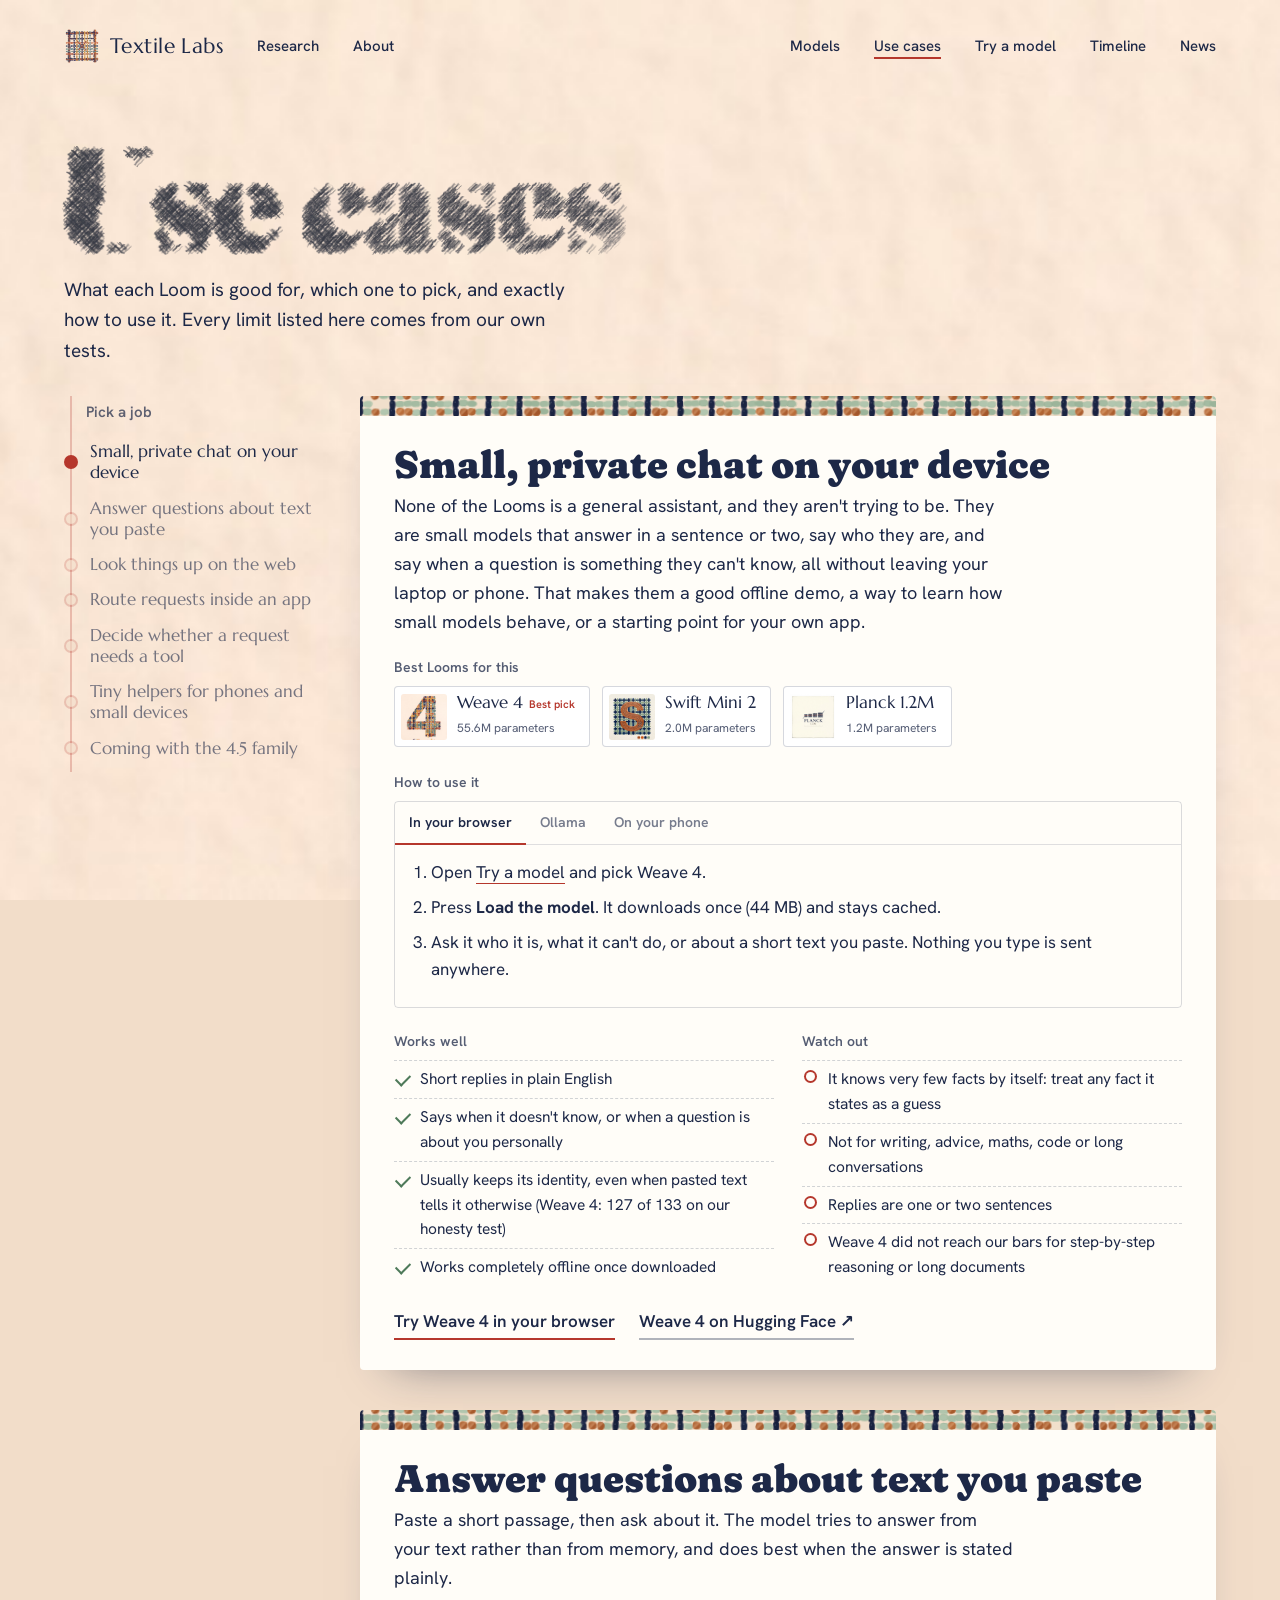
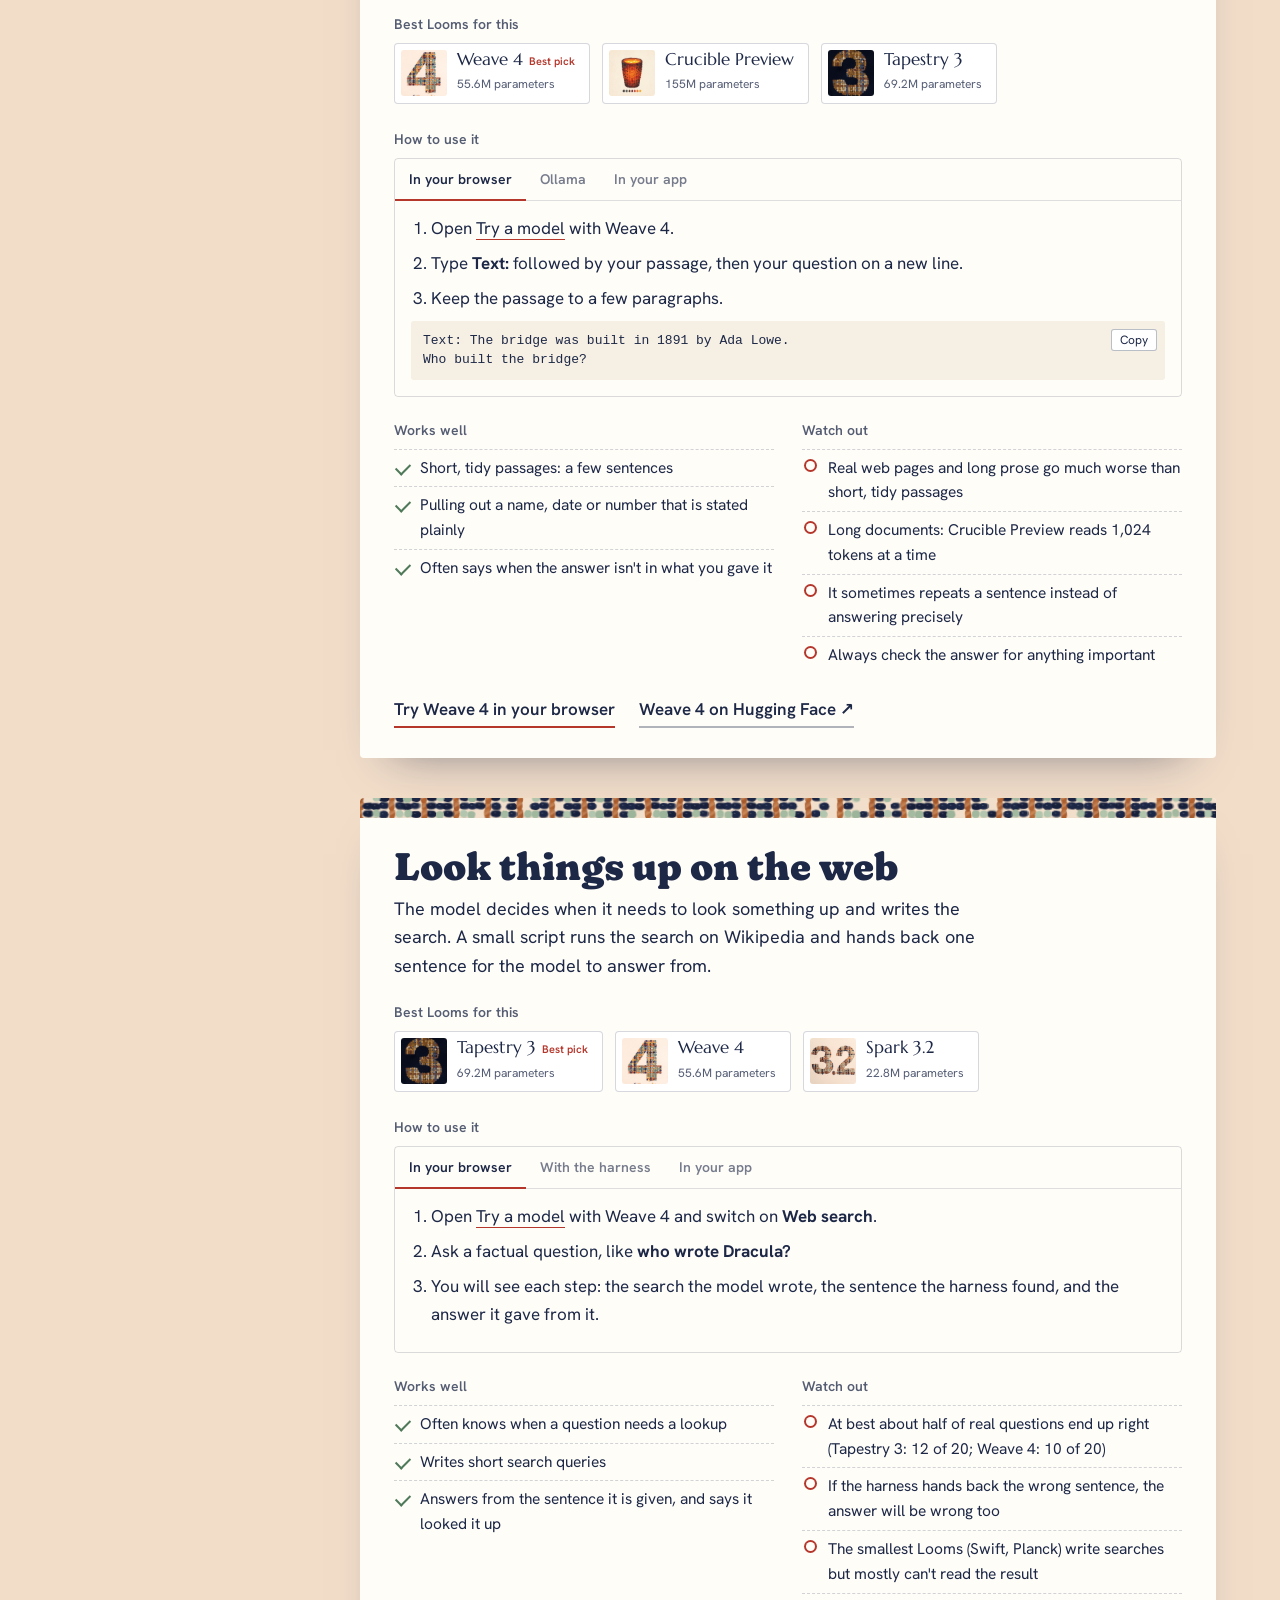
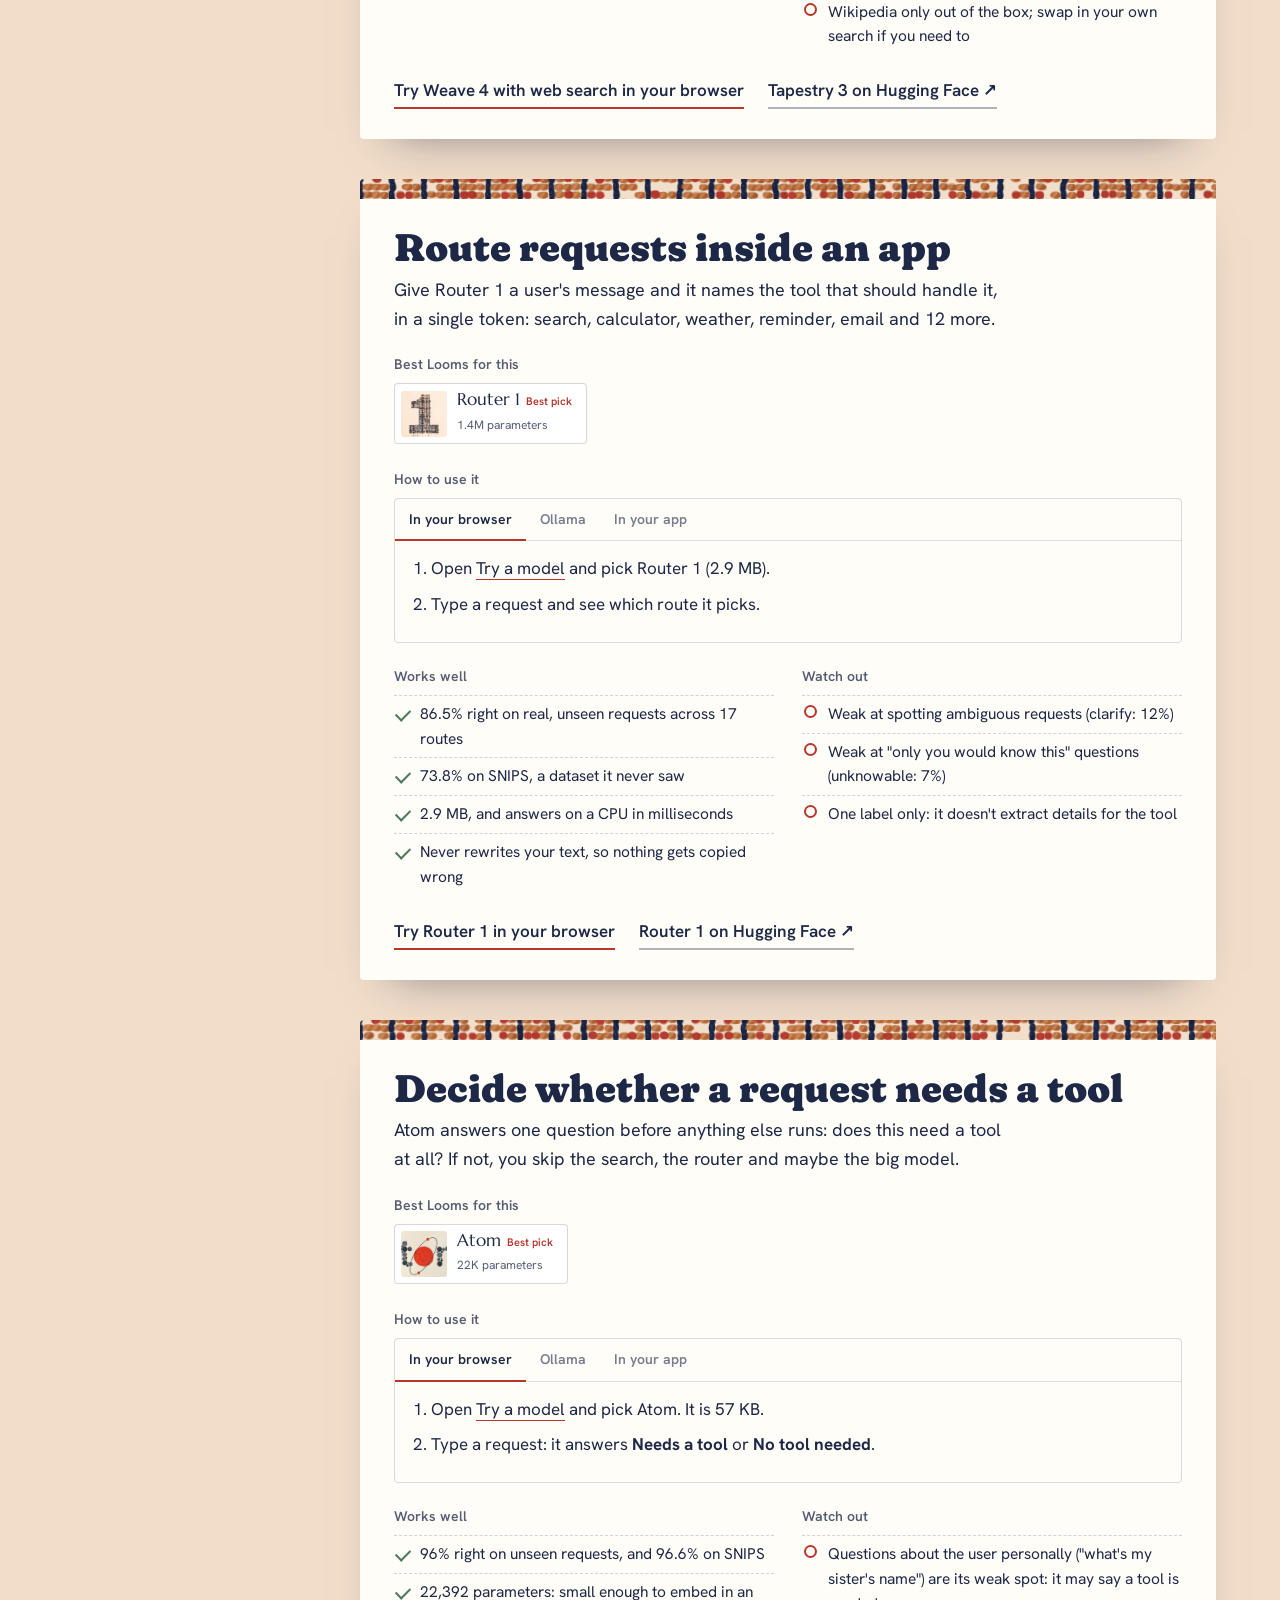
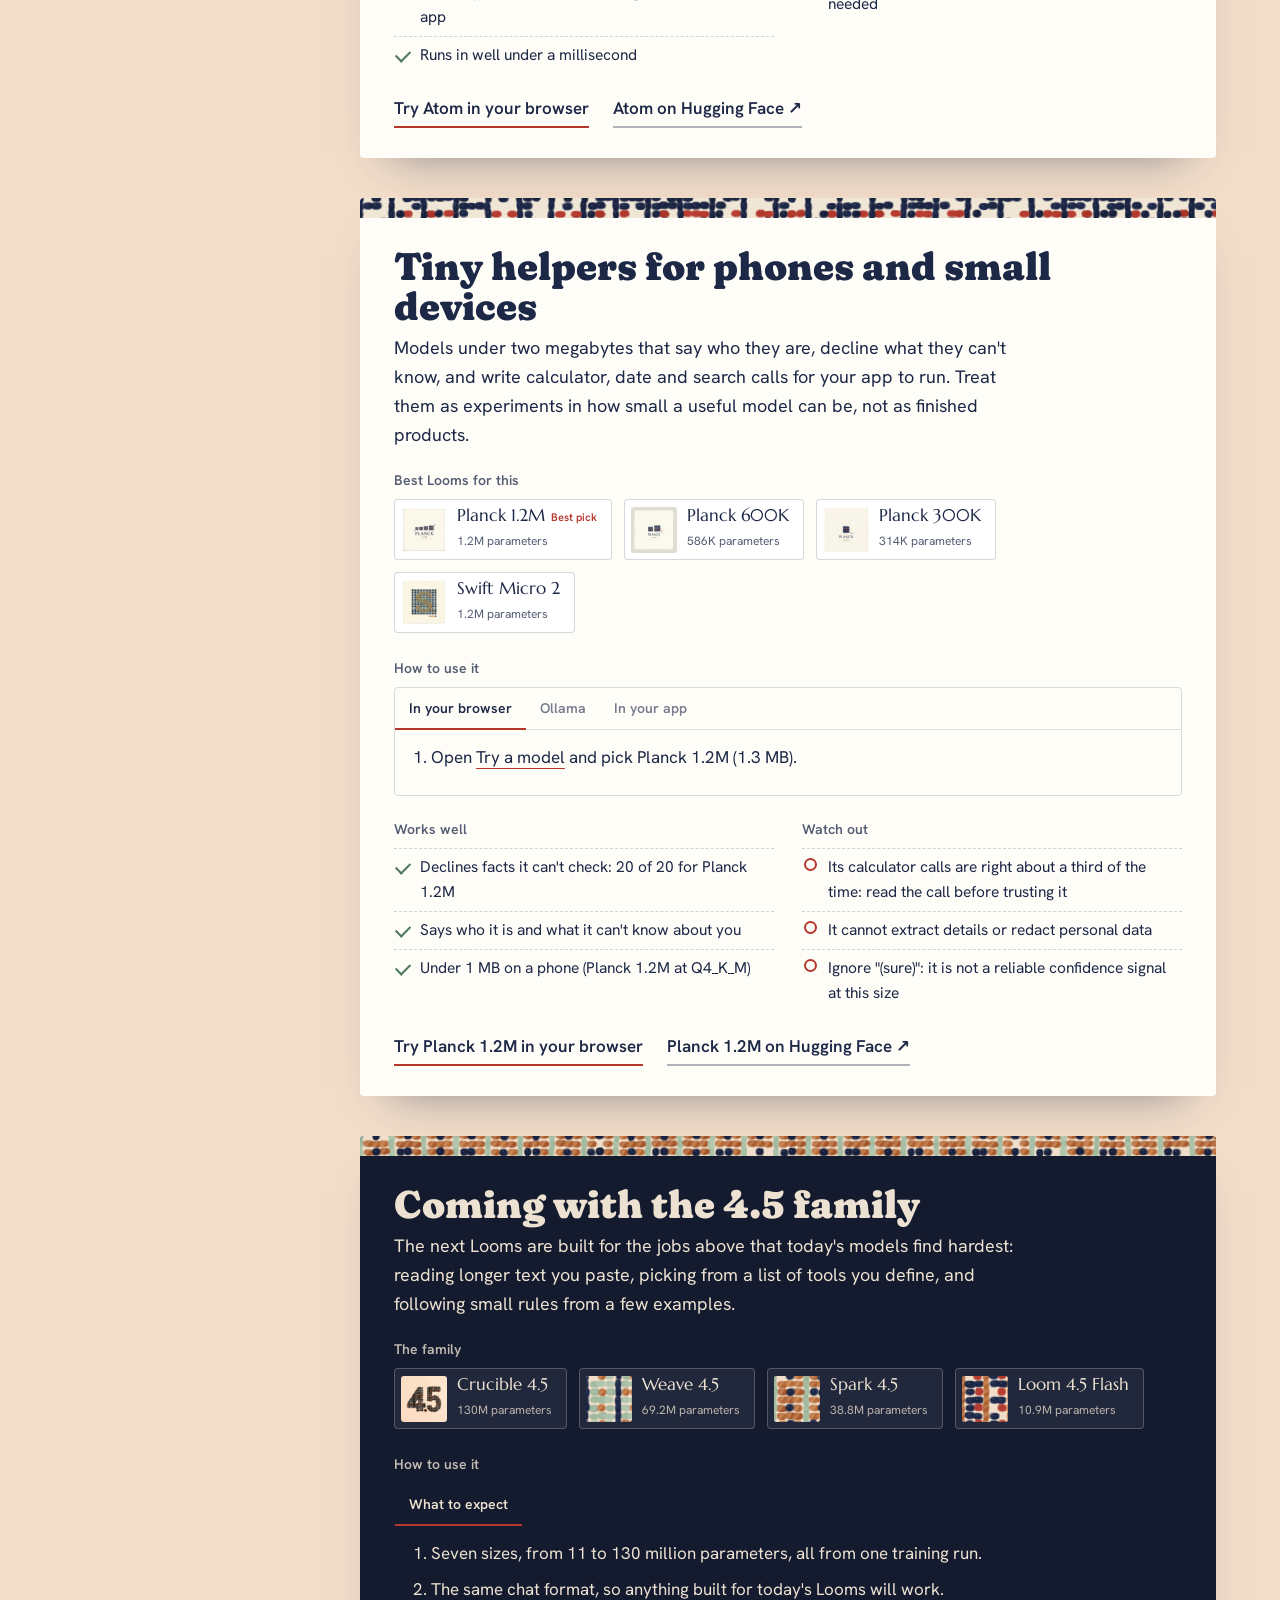
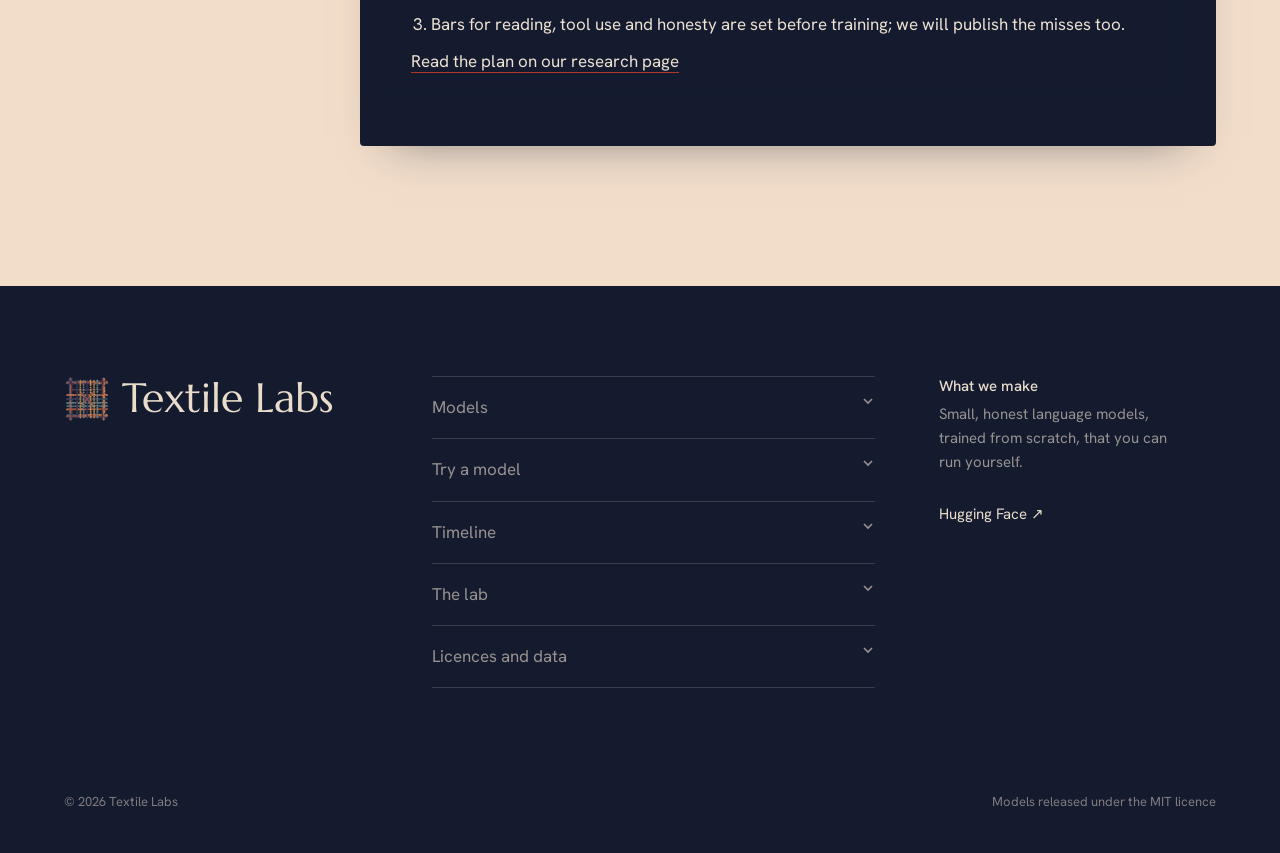
<file: use-cases.html>
<!DOCTYPE html>
<html lang="en">
<head>
<meta charset="utf-8"><meta name="viewport" content="width=device-width,initial-scale=1">
<title>Use cases for small language models · Textile Labs</title>
<meta name="description" content="What each Loom small language model is good for, which one to pick, and how to run it: private on-device chat, reading pasted text, web search, routing requests and tool gating.">
<link rel="preconnect" href="https://fonts.googleapis.com">
<link href="https://fonts.googleapis.com/css2?family=Fraunces:opsz,wght,SOFT@144,900,100&family=Marcellus&family=Hanken+Grotesk:wght@400;500;600&display=swap" rel="stylesheet">
<link rel="stylesheet" href="site.css">
<link rel="icon" href="favicon.png" type="image/png">
<link rel="apple-touch-icon" href="mark-large.png">
<link rel="canonical" href="https://textilelabs.github.io/use-cases.html">
<meta name="robots" content="index,follow">
<meta name="theme-color" content="#F2DDC9">
<meta property="og:type" content="website">
<meta property="og:site_name" content="Textile Labs">
<meta property="og:title" content="Use cases for small language models · Textile Labs">
<meta property="og:description" content="What each Loom small language model is good for, which one to pick, and how to run it: private on-device chat, reading pasted text, web search, routing requests and tool gating.">
<meta property="og:url" content="https://textilelabs.github.io/use-cases.html">
<meta property="og:image" content="https://textilelabs.github.io/og-image.jpg">
<meta property="og:image:width" content="1200">
<meta property="og:image:height" content="630">
<meta property="og:image:alt" content="The Textile Labs logo, a hand-painted woven square, beside the words Textile Labs">
<meta name="twitter:card" content="summary_large_image">
<meta name="twitter:title" content="Use cases for small language models · Textile Labs">
<meta name="twitter:description" content="What each Loom small language model is good for, which one to pick, and how to run it: private on-device chat, reading pasted text, web search, routing requests and tool gating.">
<meta name="twitter:image" content="https://textilelabs.github.io/og-image.jpg">
<style>
.uc{display:grid;grid-template-columns:250px minmax(0,1fr);gap:46px;padding:20px 5vw 40px;align-items:start;max-width:1320px}
/* the job index: a strip of tags down a thread */
.index{position:sticky;top:20px;padding:6px 0 6px 22px}
.index::before{content:"";position:absolute;left:6px;top:0;bottom:0;width:2px;background:rgba(181,55,44,.25)}
.index h2{font:400 15px var(--sans);font-weight:600;margin:0 0 12px;opacity:.7}
.index a{position:relative;display:block;padding:7px 0 7px 4px;font:400 17px/1.25 var(--serif);opacity:.6;transition:opacity .2s,transform .3s}
.index a::before{content:"";position:absolute;left:-20px;top:50%;width:10px;height:10px;margin-top:-5px;border-radius:50%;background:var(--paper);box-shadow:0 0 0 2px rgba(181,55,44,.35);transition:background .2s,box-shadow .2s}
.index a:hover{opacity:1;transform:translateX(3px)}
.index a[aria-current]{opacity:1}
.index a[aria-current]::before{background:var(--thread);box-shadow:0 0 0 2px var(--thread)}
/* each job: a pattern sheet */
.job{position:relative;background:#FFFDF8;border-radius:4px;box-shadow:0 24px 46px -32px rgba(29,40,71,.6);margin:0 0 40px;overflow:hidden;scroll-margin-top:20px;opacity:0;transform:translateY(14px);transition:opacity .6s,transform .7s cubic-bezier(.2,.7,.2,1)}
.job.in{opacity:1;transform:none}
.job canvas.band{display:block;width:100%;height:20px}
.job .inner{padding:28px 34px 30px}
.job h2{font:900 clamp(30px,3vw,42px)/1.05 var(--display);font-variation-settings:"SOFT" 100;margin:0 0 8px}
.job .sum{margin:0 0 22px;font-size:18px;max-width:62ch}
.job h3{font:600 14px var(--sans);margin:0 0 10px;opacity:.75}
.picks{display:flex;flex-wrap:wrap;gap:12px;margin:0 0 26px}
.pick{display:grid;grid-template-columns:46px auto;gap:10px;align-items:center;border:1.5px solid rgba(29,40,71,.18);border-radius:4px;padding:6px 14px 6px 6px;background:#fff;cursor:pointer;text-align:left;transition:border-color .2s,transform .3s cubic-bezier(.2,.8,.2,1.3)}
.pick:hover,.pick:focus-visible{border-color:var(--thread);transform:translateY(-2px)}
.pick img,.pick canvas{width:46px;height:46px;border-radius:3px;object-fit:cover;background:#FBF5EA;display:block}
.pick b{display:block;font:400 17px/1.15 var(--serif)}.pick small{font-size:12px;opacity:.75}
.pick .best{display:inline-block;margin-left:6px;font:600 11px var(--sans);color:var(--thread)}
.how{border:1px solid rgba(29,40,71,.16);border-radius:4px;margin:0 0 24px}
.how [role=tablist]{display:flex;flex-wrap:wrap;border-bottom:1px solid rgba(29,40,71,.14)}
.how [role=tab]{border:0;background:none;padding:9px 14px;font-weight:600;font-size:14px;cursor:pointer;opacity:.6;border-bottom:2px solid transparent;margin-bottom:-1px}
.how [role=tab][aria-selected=true]{opacity:1;border-color:var(--thread)}
.how [role=tabpanel]{padding:14px 16px 16px}
.how ol{margin:0;padding-left:20px}.how li{margin:0 0 8px}
.how pre{position:relative;margin:8px 0 0;background:#F6EFE3;border-radius:3px;padding:10px 64px 10px 12px;overflow-x:auto;font:13px/1.5 ui-monospace,SFMono-Regular,Menlo,monospace}
.how pre button{position:absolute;right:8px;top:8px;border:1px solid rgba(29,40,71,.3);background:#fff;border-radius:3px;font:12px var(--sans);padding:2px 8px;cursor:pointer}
.how a{border-bottom:1.5px solid var(--thread)}
.pair{display:grid;grid-template-columns:1fr 1fr;gap:28px;margin:0 0 6px}
.pair ul{list-style:none;margin:0;padding:0}
.pair li{position:relative;padding:6px 0 6px 26px;border-top:1px dashed rgba(29,40,71,.2);font-size:15.5px}
.pair .good li::before{content:"";position:absolute;left:2px;top:13px;width:12px;height:7px;border-left:2.5px solid #4E7A5A;border-bottom:2.5px solid #4E7A5A;transform:rotate(-45deg)}
.pair .careful li::before{content:"";position:absolute;left:4px;top:11px;width:9px;height:9px;border-radius:50%;box-shadow:0 0 0 2px var(--thread)}
.job .cta{display:flex;gap:24px;margin-top:22px;font-weight:600}
.job .cta a{border-bottom:2px solid var(--thread);padding-bottom:3px}
.job .cta a.quiet{border-color:rgba(29,40,71,.35)}
.job.next{background:var(--night);color:#EDE2D2}
.job.next .pick{background:rgba(255,255,255,.06);border-color:rgba(237,226,210,.25);color:#EDE2D2}
.job.next h3{opacity:.8}
@media (max-width:900px){.uc{grid-template-columns:1fr}.index{position:static;display:flex;flex-wrap:wrap;gap:6px 16px;padding-left:0}.index::before,.index a::before{display:none}.index h2{width:100%}.pair{grid-template-columns:1fr}.job .inner{padding:22px 20px 24px}}
@media (prefers-reduced-motion:reduce){.job{opacity:1;transform:none}}
</style>
</head>
<body data-page="usecases" data-sheet>
<div data-nav></div>
<main id="main">
<header class="pageHead"><h1 data-title data-style="sketch">Use cases</h1><p>What each Loom is good for, which one to pick, and exactly how to use it. Every limit listed here comes from our own tests.</p></header>
<div class="uc"><nav class="index" id="index" aria-label="Jobs"><h2>Pick a job</h2></nav><div id="jobs"></div></div>
</main>
<div data-footer></div>
<script src="data.js"></script><script src="painter.js"></script><script src="chrome.js"></script>
<script>
const M=s=>TLDATA.bySlug(s);
const ol=a=>'<ol>'+a.map(x=>'<li>'+x+'</li>').join('')+'</ol>';
const code=c=>'<pre><code>'+c.replace(/&/g,'&amp;').replace(/</g,'&lt;')+'</code><button type="button" data-copy>Copy</button></pre>';
const JOBS=[
 {id:'assistant',title:'Small, private chat on your device',sum:'None of the Looms is a general assistant, and they aren\'t trying to be. They are small models that answer in a sentence or two, say who they are, and say when a question is something they can\'t know, all without leaving your laptop or phone. That makes them a good offline demo, a way to learn how small models behave, or a starting point for your own app.',
  picks:['weave-4','swift-mini-2','planck-1-2m'],best:'weave-4',
  how:[['In your browser',ol(['Open <a href="try.html?model=weave-4">Try a model</a> and pick Weave 4.','Press <b>Load the model</b>. It downloads once (44 MB) and stays cached.','Ask it who it is, what it can\'t do, or about a short text you paste. Nothing you type is sent anywhere.'])],
       ['Ollama',ol(['Install <a href="https://ollama.com" target="_blank" rel="noopener">Ollama</a>.','Run this in a terminal:'])+code('ollama run hf.co/textilelabs/Loom-Weave-4:Q4_K_M')],
       ['On your phone',ol(['Install PocketPal (or another app that runs GGUF models).','Search Hugging Face for <b>textilelabs</b> and download <b>Loom-Weave-4</b>, the Q4_K_M file (44 MB).','Start a chat. The chat template is built in, so there is nothing to set up.'])]],
  good:['Short replies in plain English','Says when it doesn\'t know, or when a question is about you personally','Usually keeps its identity, even when pasted text tells it otherwise (Weave 4: 127 of 133 on our honesty test)','Works completely offline once downloaded'],
  careful:['It knows very few facts by itself: treat any fact it states as a guess','Not for writing, advice, maths, code or long conversations','Replies are one or two sentences','Weave 4 did not reach our bars for step-by-step reasoning or long documents']},
 {id:'read',title:'Answer questions about text you paste',sum:'Paste a short passage, then ask about it. The model tries to answer from your text rather than from memory, and does best when the answer is stated plainly.',
  picks:['weave-4','crucible-preview','tapestry-3'],best:'weave-4',
  how:[['In your browser',ol(['Open <a href="try.html?model=weave-4">Try a model</a> with Weave 4.','Type <b>Text:</b> followed by your passage, then your question on a new line.','Keep the passage to a few paragraphs.'])+code('Text: The bridge was built in 1891 by Ada Lowe.\nWho built the bridge?')],
       ['Ollama',ol(['Crucible Preview is our best reader of short passages. Run it with:'])+code('ollama run hf.co/textilelabs/Loom-Crucible-Preview')+ol(['Paste your passage and your question in one message.'])],
       ['In your app',ol(['Put the passage in the user message, then the question.','Use temperature 0 and repetition penalty 1.0.','Check the answer against the passage before you show it.'])]],
  good:['Short, tidy passages: a few sentences','Pulling out a name, date or number that is stated plainly','Often says when the answer isn\'t in what you gave it'],
  careful:['Real web pages and long prose go much worse than short, tidy passages','Long documents: Crucible Preview reads 1,024 tokens at a time','It sometimes repeats a sentence instead of answering precisely','Always check the answer for anything important']},
 {id:'search',title:'Look things up on the web',sum:'The model decides when it needs to look something up and writes the search. A small script runs the search on Wikipedia and hands back one sentence for the model to answer from.',
  picks:['tapestry-3','weave-4','spark-3-2'],best:'tapestry-3',
  how:[['In your browser',ol(['Open <a href="try.html?model=weave-4&amp;search=on">Try a model</a> with Weave 4 and switch on <b>Web search</b>.','Ask a factual question, like <b>who wrote Dracula?</b>','You will see each step: the search the model wrote, the sentence the harness found, and the answer it gave from it.'])],
       ['With the harness',ol(['Install <a href="https://ollama.com" target="_blank" rel="noopener">Ollama</a> and pull the model:'])+code('ollama pull hf.co/textilelabs/Loom-Tapestry-3')+ol(['Download <b>harness.py</b> from the model\'s <a href="https://huggingface.co/textilelabs/Loom-Tapestry-3" target="_blank" rel="noopener">Hugging Face page</a>. It needs only Python, no extra packages and no API key.','Ask a question:'])+code('python3 harness.py "what is the capital of peru"\npython3 harness.py --show "who wrote hamlet"   # see what it searched')],
       ['In your app',ol(['When the model writes <code>&lt;lookup&gt;query&lt;/lookup&gt;</code>, run your own search.','Give back one sentence as the result, not a whole page: one sentence doubled the final score.','Never pass back a failed search as a result; the model will answer from the error.'])]],
  good:['Often knows when a question needs a lookup','Writes short search queries','Answers from the sentence it is given, and says it looked it up'],
  careful:['At best about half of real questions end up right (Tapestry 3: 12 of 20; Weave 4: 10 of 20)','If the harness hands back the wrong sentence, the answer will be wrong too','The smallest Looms (Swift, Planck) write searches but mostly can\'t read the result','Wikipedia only out of the box; swap in your own search if you need to']},
 {id:'route',title:'Route requests inside an app',sum:'Give Router 1 a user\'s message and it names the tool that should handle it, in a single token: search, calculator, weather, reminder, email and 12 more.',
  picks:['router-1'],best:'router-1',
  how:[['In your browser',ol(['Open <a href="try.html?model=router-1">Try a model</a> and pick Router 1 (2.9 MB).','Type a request and see which route it picks.'])],
       ['Ollama',code('ollama run hf.co/textilelabs/Loom-Router-1 "remind me to call mum at 6"\n# <route:reminder>')],
       ['In your app',ol(['Send exactly this prompt, with no trailing space:'])+code('<user>\n{message}\n<|eot|>\n<loom>\n')+ol(['Read the one token it returns, like <code>&lt;route:weather&gt;</code>, and pass the user\'s original text to that tool.','<code>answer</code> and <code>clarify</code> end an agent loop; cap the number of steps anyway.'])]],
  good:['86.5% right on real, unseen requests across 17 routes','73.8% on SNIPS, a dataset it never saw','2.9 MB, and answers on a CPU in milliseconds','Never rewrites your text, so nothing gets copied wrong'],
  careful:['Weak at spotting ambiguous requests (clarify: 12%)','Weak at "only you would know this" questions (unknowable: 7%)','One label only: it doesn\'t extract details for the tool']},
 {id:'gate',title:'Decide whether a request needs a tool',sum:'Atom answers one question before anything else runs: does this need a tool at all? If not, you skip the search, the router and maybe the big model.',
  picks:['atom'],best:'atom',
  how:[['In your browser',ol(['Open <a href="try.html?model=atom">Try a model</a> and pick Atom. It is 57 KB.','Type a request: it answers <b>Needs a tool</b> or <b>No tool needed</b>.'])],
       ['Ollama',code('ollama run hf.co/textilelabs/Loom-Atom "whats the weather in leeds"\n# <tool>')],
       ['In your app',ol(['Send the same prompt format as Router 1:'])+code('<user>\n{message}\n<|eot|>\n<loom>\n')+ol(['It returns <code>&lt;tool&gt;</code> or <code>&lt;none&gt;</code>. On <code>&lt;tool&gt;</code>, hand over to Router 1 to pick which one.'])]],
  good:['96% right on unseen requests, and 96.6% on SNIPS','22,392 parameters: small enough to embed in an app','Runs in well under a millisecond'],
  careful:['Questions about the user personally ("what\'s my sister\'s name") are its weak spot: it may say a tool is needed']},
 {id:'tiny',title:'Tiny helpers for phones and small devices',sum:'Models under two megabytes that say who they are, decline what they can\'t know, and write calculator, date and search calls for your app to run. Treat them as experiments in how small a useful model can be, not as finished products.',
  picks:['planck-1-2m','planck-600k','planck-300k','swift-micro-2'],best:'planck-1-2m',
  how:[['In your browser',ol(['Open <a href="try.html?model=planck-1-2m">Try a model</a> and pick Planck 1.2M (1.3 MB).'])],
       ['Ollama',code('ollama run hf.co/textilelabs/Loom-Planck-1.2m:Q4_K_M')],
       ['In your app',ol(['Use the Loom chat format, with tools on if you want it to write calls:'])+code('<tools:on>\n<user>\nwhat\'s 15% of 840?\n<|eot|>\n<loom>\n')+ol(['Run the call it writes, like <code>&lt;tool&gt;calc 15 * 840 / 100&lt;/tool&gt;</code>, and show the result.','The Hugging Face repo includes <b>harness.py</b>, which runs search, calculator and date calls for you.'])]],
  good:['Declines facts it can\'t check: 20 of 20 for Planck 1.2M','Says who it is and what it can\'t know about you','Under 1 MB on a phone (Planck 1.2M at Q4_K_M)'],
  careful:['Its calculator calls are right about a third of the time: read the call before trusting it','It cannot extract details or redact personal data','Ignore "(sure)": it is not a reliable confidence signal at this size']},
 {id:'next',title:'Coming with the 4.5 family',sum:'The next Looms are built for the jobs above that today\'s models find hardest: reading longer text you paste, picking from a list of tools you define, and following small rules from a few examples.',
  picks:['crucible-4-5','weave-4-5','spark-4-5','loom-4-5-flash'],next:true,
  how:[['What to expect',ol(['Seven sizes, from 11 to 130 million parameters, all from one training run.','The same chat format, so anything built for today\'s Looms will work.','Bars for reading, tool use and honesty are set before training; we will publish the misses too.'])+'<p style="margin:10px 0 0"><a href="research.html#next">Read the plan on our research page</a></p>']],
  good:[],careful:[]}
];
const idx=document.getElementById('index'), box=document.getElementById('jobs');
JOBS.forEach((j,n)=>{
  idx.insertAdjacentHTML('beforeend','<a href="#'+j.id+'">'+j.title+'</a>');
  const el=document.createElement('section'); el.className='job'+(j.next?' next':''); el.id=j.id; el.setAttribute('aria-labelledby','t-'+j.id);
  const lead=M(j.picks[0]); const tryM=j.picks.map(M).find(m=>m&&m.demo);
  el.innerHTML='<canvas class="band" aria-hidden="true"></canvas><div class="inner"><h2 id="t-'+j.id+'">'+j.title+'</h2><p class="sum">'+j.sum+'</p>'+
    '<h3>'+(j.next?'The family':'Best Looms for this')+'</h3><div class="picks">'+j.picks.map(s=>{ const m=M(s); return '<button class="pick" data-slug="'+s+'">'+(m.logo?'<img src="'+m.logo+'" alt="">':'<canvas></canvas>')+'<span><b>'+m.name+(s===j.best?'<span class="best">Best pick</span>':'')+'</b><small>'+m.size+' parameters</small></span></button>'; }).join('')+'</div>'+
    '<h3>How to use it</h3><div class="how"><div role="tablist">'+j.how.map((h,k)=>'<button role="tab" aria-selected="'+(k===0)+'" id="tab-'+j.id+k+'" aria-controls="pan-'+j.id+k+'">'+h[0]+'</button>').join('')+'</div>'+
    j.how.map((h,k)=>'<div role="tabpanel" id="pan-'+j.id+k+'" aria-labelledby="tab-'+j.id+k+'"'+(k?' hidden':'')+'>'+h[1]+'</div>').join('')+'</div>'+
    (j.good.length?'<div class="pair"><div class="good"><h3>Works well</h3><ul>'+j.good.map(x=>'<li>'+x+'</li>').join('')+'</ul></div><div class="careful"><h3>Watch out</h3><ul>'+j.careful.map(x=>'<li>'+x+'</li>').join('')+'</ul></div></div>':'')+
    (tryM&&!j.next?'<div class="cta"><a href="try.html?model='+tryM.slug+(j.id==='search'?'&amp;search=on':'')+'">Try '+tryM.name+(j.id==='search'?' with web search':'')+' in your browser</a>'+(lead.url?'<a class="quiet" href="'+lead.url+'" target="_blank" rel="noopener">'+lead.name+' on Hugging Face ↗</a>':'')+'</div>':'')+'</div>';
  box.appendChild(el);
  requestAnimationFrame(()=>{ const mix=TLDATA.MIX[lead.line]; TL.paintSwatch(el.querySelector('canvas.band'),{mix,cell:8,seed:n*7+3,ground:mix.ground||'#F1DFCB'});
    el.querySelectorAll('.pick canvas').forEach(c=>{ const m=M(c.closest('.pick').dataset.slug); TL.paintSwatch(c,{mix:TLDATA.MIX[m.line],cell:8,seed:m.name.length*3,ground:'#F1DFCB',w:46,h:46}); }); });
});
box.addEventListener('click',async e=>{
  const p=e.target.closest('.pick'); if(p){ openSheet(M(p.dataset.slug)); return; }
  const t=e.target.closest('[role=tab]'); if(t){ const how=t.closest('.how'); how.querySelectorAll('[role=tab]').forEach(x=>x.setAttribute('aria-selected',String(x===t))); how.querySelectorAll('[role=tabpanel]').forEach(pn=>pn.hidden=pn.id!==t.getAttribute('aria-controls')); return; }
  const c=e.target.closest('[data-copy]'); if(c){ const txt=c.previousElementSibling.textContent; try{ await navigator.clipboard.writeText(txt); }catch(_){ const ta=document.createElement('textarea'); ta.value=txt; document.body.appendChild(ta); ta.select(); document.execCommand('copy'); ta.remove(); } c.textContent='Copied'; setTimeout(()=>c.textContent='Copy',1400); }
});
function update(){ document.querySelectorAll('.job:not(.in)').forEach(e=>{ if(e.getBoundingClientRect().top<innerHeight*0.9) e.classList.add('in'); });
  let curId=JOBS[0].id; JOBS.forEach(j=>{ const el=document.getElementById(j.id); if(el.getBoundingClientRect().top<innerHeight*0.35) curId=j.id; });
  idx.querySelectorAll('a').forEach(a=>{ if(a.getAttribute('href')==='#'+curId) a.setAttribute('aria-current','true'); else a.removeAttribute('aria-current'); }); }
addEventListener('scroll',update,{passive:true}); update(); setTimeout(update,300);
if(location.hash){ const el=document.querySelector(location.hash); el&&setTimeout(()=>{ el.classList.add('in'); el.scrollIntoView(); },60); }
</script>
</body>
</html>
</file>
<file: site.css>
/* Textile Labs: shared tokens, nav, footer, label sheet */
:root{--paper:#F2DDC9;--ink:#1D2847;--copper:#B4683D;--sage:#ADC2AC;--thread:#B5372C;--night:#141B2F;--card:#F7EEE2;
  --serif:Marcellus,Georgia,serif;--sans:"Hanken Grotesk",system-ui,sans-serif;--display:Fraunces,Georgia,serif}
*{box-sizing:border-box}html,body{margin:0}
body{background:var(--paper) url(paper-peach.jpg) center/cover fixed;color:var(--ink);font:400 17px/1.6 var(--sans)}
a{color:inherit;text-decoration:none}button{font:inherit;color:inherit}
:focus-visible{outline:2px solid var(--thread);outline-offset:3px}
.skip{position:absolute;left:-999px;top:8px;background:var(--card);padding:8px 14px;border-radius:4px;z-index:100}.skip:focus{left:8px}

.nav{display:flex;justify-content:space-between;align-items:baseline;padding:28px 5vw;position:relative;z-index:5}
.brand{font:400 21px var(--serif);letter-spacing:.02em}
.nav ul{display:flex;gap:34px;list-style:none;margin:0;padding:0;font-weight:500;font-size:15px}
.nav li a{padding-bottom:3px;background:linear-gradient(var(--thread),var(--thread)) 0 100%/0 2px no-repeat;transition:background-size .35s cubic-bezier(.2,.7,.2,1)}
.nav li a:hover,.nav li a[aria-current]{background-size:100% 2px}
.pageHead{padding:50px 5vw 10px;max-width:900px}
.pageHead h1{font:900 clamp(56px,7vw,104px)/0.95 var(--display);font-variation-settings:"SOFT" 100;margin:0 0 16px}
.pageHead p{margin:0;font-size:19px;max-width:48ch}

footer.site{background:var(--night);color:#E9DCCB;padding:90px 5vw 40px;display:grid;grid-template-columns:1.1fr 1.6fr 1fr;gap:5vw;margin-top:60px}
.f-brand{font:400 clamp(30px,3.2vw,46px)/1 var(--serif)}
.f-rows{border-top:1px solid rgba(233,220,203,.18)}
.f-rows details{border-bottom:1px solid rgba(233,220,203,.18)}
.f-rows summary{list-style:none;cursor:pointer;display:flex;justify-content:space-between;padding:17px 0;color:rgba(233,220,203,.62)}
.f-rows summary::-webkit-details-marker{display:none}
.f-rows summary:hover,.f-rows details[open] summary{color:#E9DCCB}
.f-rows summary svg{transition:transform .25s}.f-rows details[open] summary svg{transform:rotate(180deg)}
.f-rows .inner{padding:0 0 18px;display:grid;grid-template-columns:1fr 1fr;gap:6px 20px;font-size:15px}
.f-rows .inner a{color:rgba(233,220,203,.8)}.f-rows .inner a:hover{color:#fff}
.f-side h4{font:500 15px var(--sans);margin:0 0 6px}
.f-side p{margin:0 0 28px;font-size:15px;color:rgba(233,220,203,.62);max-width:30ch}
.f-side a{display:block;font-size:15px;margin-bottom:6px}
.f-legal{grid-column:1/-1;display:flex;justify-content:space-between;font-size:13px;color:rgba(233,220,203,.5);padding-top:40px;gap:20px;flex-wrap:wrap}

/* the label sheet: shared by every page that opens a model */
.backdrop{position:fixed;inset:0;background:rgba(20,27,47,.55);opacity:0;pointer-events:none;transition:opacity .35s;z-index:40}
.backdrop.on{opacity:1;pointer-events:auto}
.sheet{position:fixed;z-index:41;left:50%;top:50%;width:min(860px,92vw);max-height:92vh;overflow:auto;display:grid;grid-template-columns:280px 1fr;background:var(--card);border-radius:4px;box-shadow:0 40px 80px -30px rgba(0,0,0,.55);transform:translate(-50%,-50%) scale(.96);opacity:0;visibility:hidden;transition:opacity .3s,transform .4s cubic-bezier(.2,.7,.2,1),visibility 0s .4s}
.sheet.on{opacity:1;transform:translate(-50%,-50%);visibility:visible;transition:opacity .3s,transform .4s cubic-bezier(.2,.7,.2,1)}
.sheet canvas{width:280px;height:100%;min-height:420px;display:block}
.specs{padding:30px 34px 26px}
.specs .status{font-size:14px;font-weight:600;color:var(--thread)}
.specs h3{font:400 38px/1.05 var(--serif);margin:4px 0 6px}
.specs .what{margin:0 0 18px;max-width:46ch}
.specs dl{display:grid;grid-template-columns:9rem 1fr;gap:6px 16px;margin:0 0 20px;font-size:15px}
.specs dt{opacity:.7}.specs dd{margin:0;font-weight:500}
.care{display:flex;gap:14px;flex-wrap:wrap;padding:12px 0;border-top:1px dashed rgba(29,40,71,.35);border-bottom:1px dashed rgba(29,40,71,.35);margin-bottom:18px}
.care figure{margin:0;display:flex;align-items:center;gap:8px;font-size:13px}
.care svg{width:24px;height:24px;stroke:var(--ink);fill:none;stroke-width:1.6}
.actions{display:flex;gap:26px;font-weight:600;flex-wrap:wrap}
.actions a{padding-bottom:3px;border-bottom:2px solid var(--thread)}
.actions a.quiet{border-color:rgba(29,40,71,.35)}
.soonNote{font-weight:500;opacity:.7}
.close{position:absolute;top:12px;right:14px;background:none;border:0;font:400 28px/1 var(--sans);cursor:pointer;opacity:.65;z-index:3}
.close:hover{opacity:1}

.mock{position:fixed;right:16px;bottom:16px;z-index:60;background:#fff;border-radius:10px;box-shadow:0 8px 30px rgba(0,0,0,.18);padding:10px 12px;font:500 13px var(--sans);color:#222;max-width:300px}
.mock b{display:block;font-weight:600;margin-bottom:6px}
.mock .opts{display:flex;flex-wrap:wrap;gap:4px;margin-bottom:6px}
.mock button{font:500 12px var(--sans);border:1px solid #ccc;background:#fafafa;border-radius:6px;padding:4px 9px;cursor:pointer}
.mock button.on{background:var(--ink);color:#fff;border-color:var(--ink)}
@media (max-width:760px){.nav ul{gap:16px;font-size:14px}footer.site{grid-template-columns:1fr}.sheet{grid-template-columns:1fr}.sheet canvas{width:100%;min-height:130px;height:130px}}
@media (prefers-reduced-motion:reduce){*{animation-duration:.01ms!important;transition-duration:.01ms!important}}

/* ---- brand mark: a small woven square; on hover the red thread re-threads and the warp lifts ---- */
.brand{display:inline-flex;align-items:center;gap:10px}
.mark{width:28px;height:28px;display:block;flex:0 0 auto;transition:transform .5s cubic-bezier(.2,.8,.2,1.3)}
.mark rect{transform-box:fill-box;transform-origin:center}
.mark .red{stroke-dasharray:30;stroke-dashoffset:0}
.brand:hover .mark,.brand:focus-visible .mark{transform:rotate(-8deg) scale(1.1)}
.brand:hover .mark .red,.brand:focus-visible .mark .red{animation:rethread .75s cubic-bezier(.6,.05,.25,1)}
.brand:hover .mark .w,.brand:focus-visible .mark .w{animation:lift .6s ease}
.brand:hover .mark .w1,.brand:hover .mark .w3{animation-delay:.1s}
@keyframes rethread{from{stroke-dashoffset:30}to{stroke-dashoffset:0}}
@keyframes lift{50%{transform:translateY(-2px)}}
.f-brand .mark{width:36px;height:36px;display:inline-block;vertical-align:-5px;margin-right:12px}

/* ---- painted page titles ---- */
h1.painted{position:absolute!important;width:1px;height:1px;overflow:hidden;clip:rect(0 0 0 0);white-space:nowrap}
.titleCanvas{display:block;margin:0 0 20px -6px;max-width:100%}

/* ---- the label sheet, version 2 ---- */
.sheet{grid-template-columns:240px 1fr;width:min(900px,94vw)}
.sheetSide{display:flex;flex-direction:column;min-height:100%}
.sheetBand{background:var(--lc,#1D2847);color:#F5EBDC;padding:10px 14px;display:flex;justify-content:space-between;align-items:baseline;font-size:12px;letter-spacing:.04em}
.sheetBand b{font:900 34px/1 var(--display);font-variation-settings:"SOFT" 100;letter-spacing:0}
.sheetSide canvas{flex:1;width:240px;height:auto;min-height:360px}
.sheet .specs{max-height:92vh;overflow:auto;padding:26px 32px 22px}
.sheet.on .specs{animation:paperUp .55s cubic-bezier(.2,.75,.25,1)}
@keyframes paperUp{from{transform:translateY(26px);opacity:0}to{transform:none;opacity:1}}
.sheetTop{display:flex;gap:12px;align-items:center;flex-wrap:wrap;margin-bottom:6px}
.lineTag{background:var(--lc);color:#F5EBDC;font-size:12px;font-weight:600;padding:2px 10px;border-radius:999px}
.specs .status{font-size:13px}
.specs h3{margin:2px 0 4px}
.first{display:inline-block;margin:0 0 10px;font:400 15px var(--serif);border-bottom:2px solid var(--thread)}
.scale{display:grid;grid-template-columns:auto 1fr;gap:12px;align-items:center;font-size:14px;font-weight:500;margin:0 0 16px}
.scale i{display:block;height:8px;border-radius:4px;background:linear-gradient(90deg,var(--lc,#1D2847),var(--thread))}
.runHead{font:600 14px var(--sans);margin:2px 0 6px}
.run{border:1px solid rgba(29,40,71,.18);border-radius:4px;margin-bottom:18px;background:#FFFDF9}
.runTabs{display:flex;flex-wrap:wrap;border-bottom:1px solid rgba(29,40,71,.15)}
.runTabs button{border:0;background:none;padding:6px 10px;font-size:12px;font-weight:600;cursor:pointer;opacity:.6;border-bottom:2px solid transparent;margin-bottom:-1px}
.runTabs button[aria-selected=true]{opacity:1;border-color:var(--thread)}
.runCmd{display:flex;gap:8px;align-items:center;padding:8px 10px}
.runCmd code{flex:1;font:12px/1.4 ui-monospace,SFMono-Regular,Menlo,monospace;overflow-x:auto;white-space:nowrap}
.copy{border:1px solid rgba(29,40,71,.3);background:transparent;border-radius:3px;font-size:12px;padding:2px 9px;cursor:pointer}
.runSoon{font-size:14px;opacity:.7;margin:0 0 18px}
.sib{display:flex;justify-content:space-between;gap:12px;margin-top:20px;padding-top:12px;border-top:1px dashed rgba(29,40,71,.3)}
.sib button{border:0;background:none;cursor:pointer;font:400 15px var(--serif);opacity:.7}
.sib button:hover,.sib button:focus-visible{opacity:1}
@media (max-width:760px){.sheet{grid-template-columns:1fr}.sheetSide canvas{width:100%;min-height:110px;height:110px}.titleCanvas{margin-left:-3px}}
.runCmd[hidden]{display:none}

/* ---- round 7: the real mark, left nav group, logos ---- */
.navL{display:flex;align-items:baseline;gap:34px}
.navSub{font-size:15px}
.mark{width:34px;height:34px}
.brand .mark{margin:-6px 0 -10px}
.mark .xr{stroke-dasharray:70;stroke-dashoffset:70;opacity:0;transition:stroke-dashoffset .7s cubic-bezier(.6,.05,.25,1),opacity .3s}
.brand:hover .mark .xr,.brand:focus-visible .mark .xr{stroke-dashoffset:0;opacity:.9}
.brand:hover .mark .wf,.brand:focus-visible .mark .wf{animation:slide .8s cubic-bezier(.4,0,.2,1)}
.brand:hover .mark .wp,.brand:focus-visible .mark .wp{animation:slideV .8s cubic-bezier(.4,0,.2,1) .08s}
@keyframes slide{to{stroke-dashoffset:-8.4}}
@keyframes slideV{to{stroke-dashoffset:8.4}}
.f-brand .mark{width:42px;height:42px;vertical-align:-8px}
.sheetLogo{background:#FBF5EA;display:flex;align-items:center;justify-content:center;padding:14px}
.sheetLogo[hidden]{display:none}
.sheetLogo img{display:block;width:100%;height:auto;max-height:260px;object-fit:contain}
.sheet.hasLogo .sheetSide canvas{min-height:120px;opacity:.9}
@media (max-width:860px){.navL{gap:18px}.nav{flex-wrap:wrap;gap:10px}.navSub{display:none}}

/* ---- round 8: the original painted mark; brand level with the nav ---- */
.nav{align-items:center}
.navL{align-items:center}
.brand .mark{width:36px;height:36px;margin:0;display:block;object-fit:contain;transition:transform .9s cubic-bezier(.2,.8,.2,1)}
.brand:hover .mark,.brand:focus-visible .mark{transform:rotate(360deg)}
.f-brand .mark{width:46px;height:46px;vertical-align:-10px;margin-right:12px;display:inline-block}
@media (prefers-reduced-motion:reduce){.brand:hover .mark{transform:none}}
</file>
